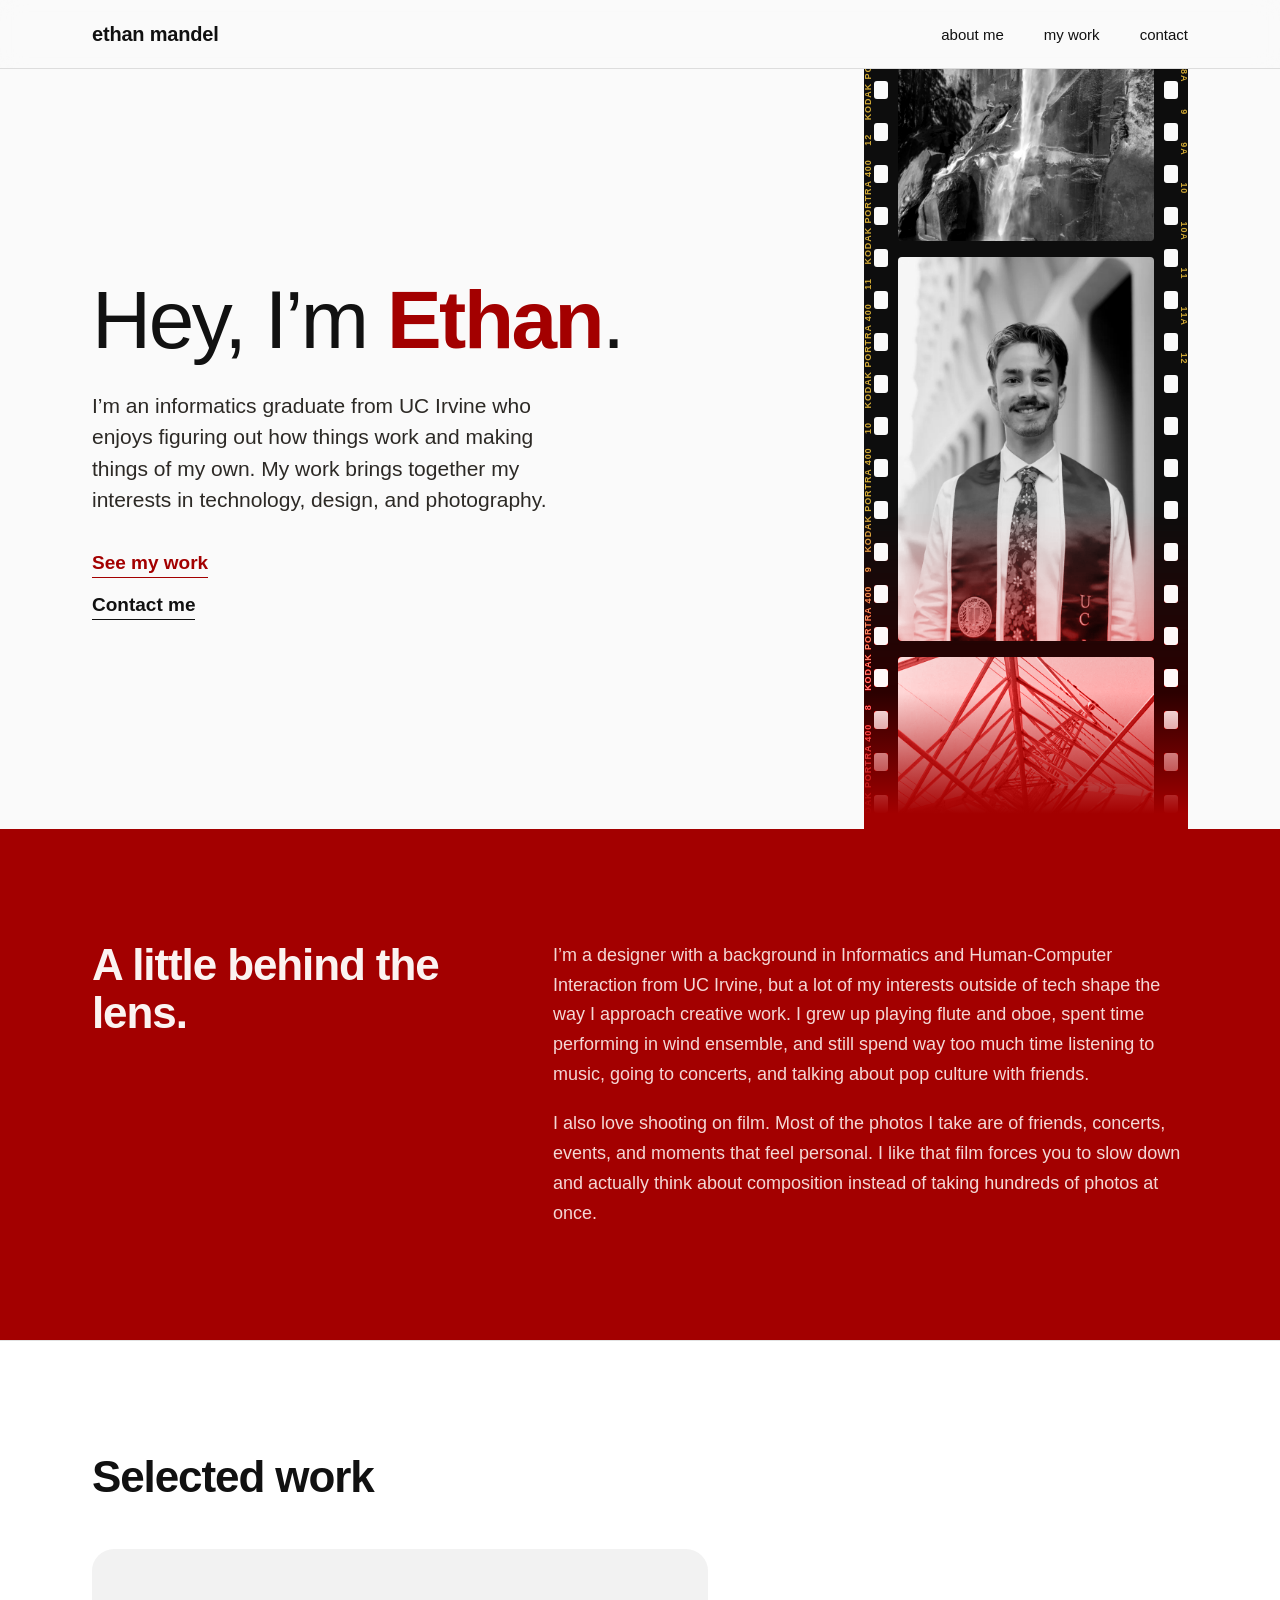
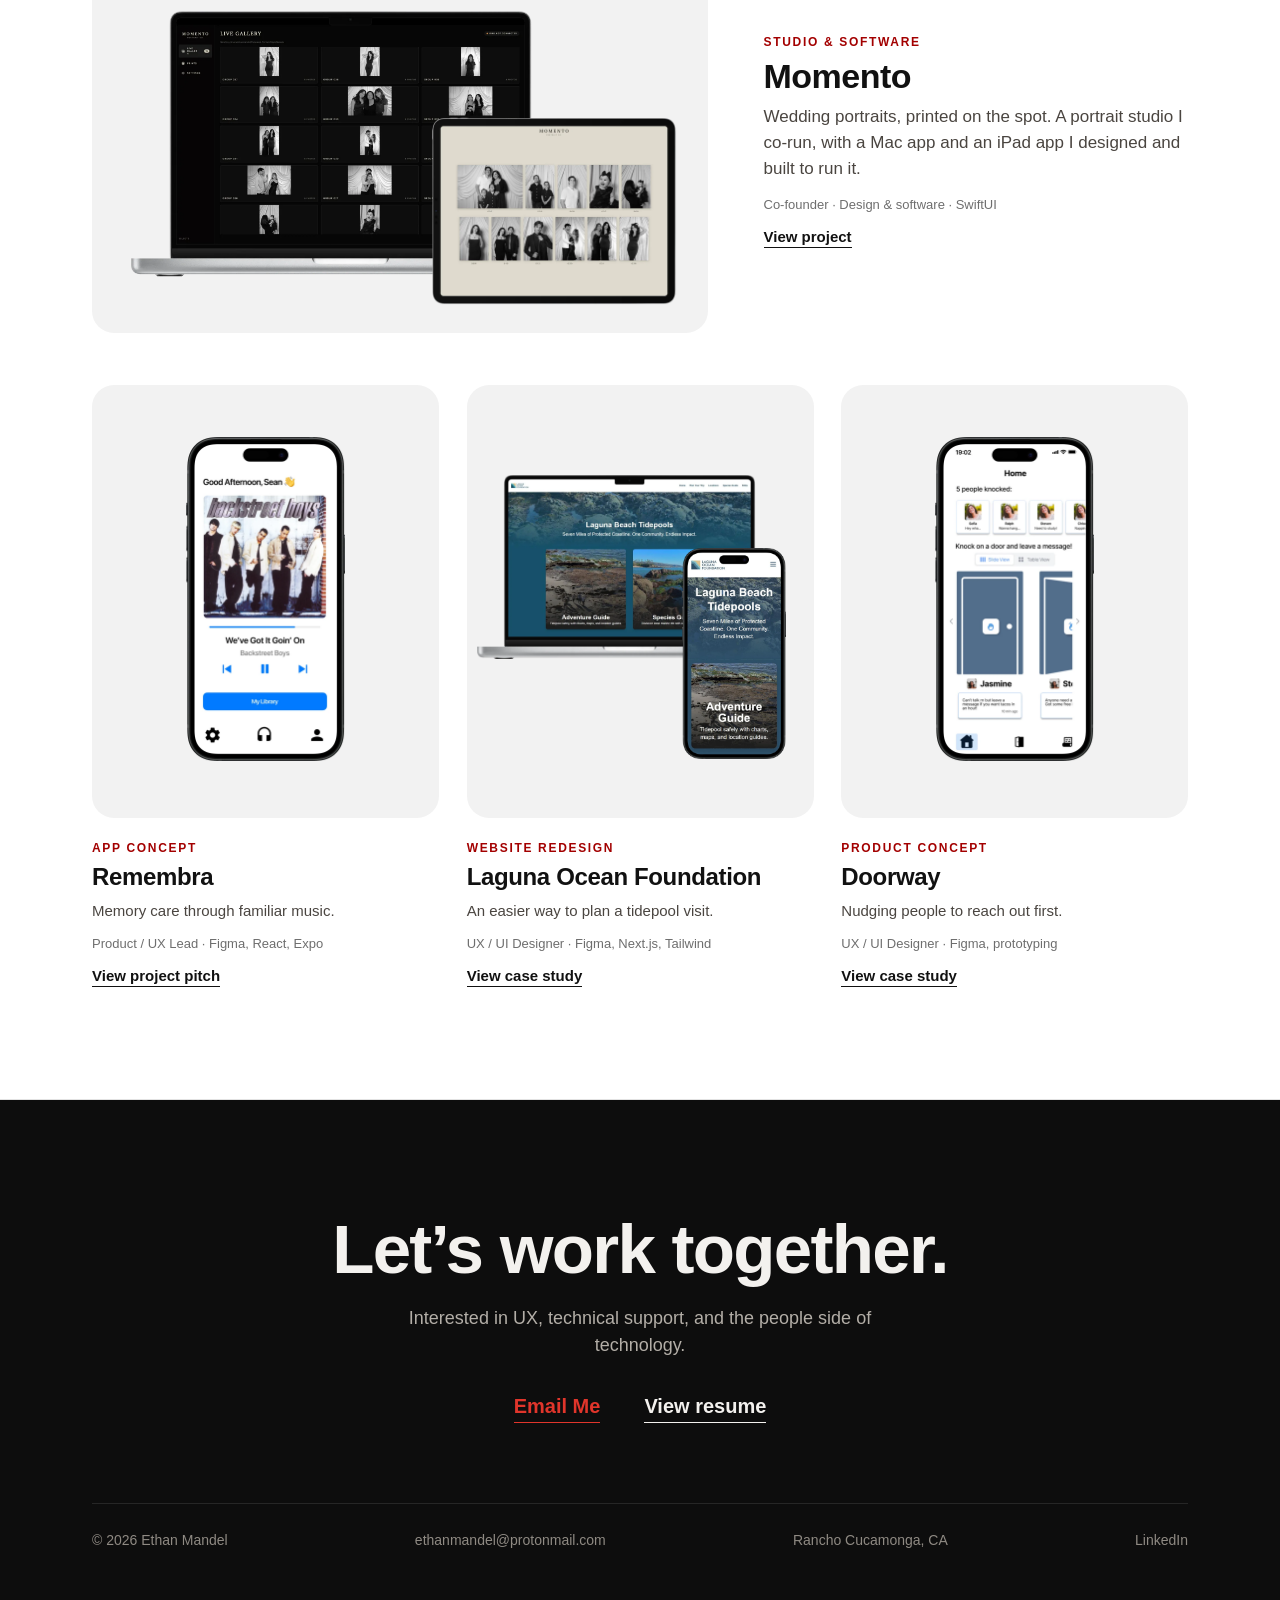
<file: index.html>
<!DOCTYPE html>
<html lang="en">
<head>
  <meta charset="UTF-8" />
  <meta name="viewport" content="width=device-width, initial-scale=1.0" />
  <title>Ethan Mandel | Portfolio</title>
  <meta name="description" content="Ethan Mandel is a UX and product designer from UC Irvine who shoots on film. Case studies: Remembra, Laguna Ocean Foundation, and Doorway." />
  <meta property="og:title" content="Ethan Mandel | Portfolio" />
  <meta property="og:description" content="UX / product design, creative tech, and film photography." />
  <meta property="og:image" content="https://mandelethan.com/images/home/og.jpg" />
  <meta property="og:url" content="https://mandelethan.com/" />
  <meta name="twitter:card" content="summary_large_image" />
  <link rel="icon" href="favicon.svg" type="image/svg+xml" />
  <link rel="stylesheet" href="css/site.css?v=2" />
  <style>
    /* HERO */
    .hero .wrap {
      min-height: calc(92vh - 68px);
      display: grid; grid-template-columns: 1fr auto; align-items: center; gap: 64px;
      padding-top: 64px; padding-bottom: 64px;
    }
    .hero h1 {
      font-size: clamp(44px, 6.4vw, 84px);
      font-weight: 400; line-height: 1.02; letter-spacing: -.03em;
      margin-bottom: 28px;
    }
    .hero h1 strong { color: var(--red); font-weight: 700; }
    .hero--wrapped .hero__lede { display: none !important; }
    .hero__lede { font-size: 21px; line-height: 1.5; color: #2c2925; max-width: 500px; }
    /* the hero links are underlined text, like the project card links */
    .hero__actions { display: grid; justify-items: start; gap: 16px; margin-top: 36px; }
    .hero__link {
      display: inline-flex; gap: 10px; align-items: center;
      font-size: 19px; font-weight: 600; color: var(--ink);
      border-bottom: 1.5px solid currentColor; padding-bottom: 3px;
      transition: color .2s, gap .2s;
    }
    .hero__link:hover { gap: 14px; }
    .hero__link--red { color: var(--red); }

    /* Film strip: runs the full height of the hero, hard cut under the nav,
       and resolves into the About section's red at the bottom */
    .strip {
      position: relative; align-self: stretch;
      width: 324px; margin: -64px 0;
      overflow: hidden;
    }
    .strip__layer { position: absolute; inset: 0; background: var(--black); }
    /* Darkroom: a red safelight tint creeps up over the black-and-white prints,
       then goes solid red where the strip meets the About section */
    .strip::before, .strip::after { content: ""; position: absolute; inset: 0; pointer-events: none; z-index: 2; }
    .strip::before { background: linear-gradient(transparent 58%, var(--red) 82%); mix-blend-mode: color; }
    .strip::after { background: linear-gradient(transparent 82%, var(--red) 98%); }
    /* sprocket holes down both edges */
    .strip__edge {
      position: absolute; top: 0; bottom: 0; width: 34px;
      background: url("data:image/svg+xml,%3Csvg xmlns='http://www.w3.org/2000/svg' width='34' height='42'%3E%3Crect x='10' y='12' width='14' height='18' rx='3' fill='%23fafafa'/%3E%3C/svg%3E") repeat-y center top / 34px 42px;
    }
    .strip__edge--l { left: 0; }
    .strip__edge--r { right: 0; }
    .strip__edge span {
      position: absolute; top: 0; bottom: 0; left: -1px;
      writing-mode: vertical-rl; transform: rotate(180deg);
      font-size: 9px; font-weight: 600; letter-spacing: .1em; color: #f0c23b;
      white-space: nowrap; overflow: hidden; opacity: .85;
    }
    .strip__edge--r span { left: auto; right: -1px; transform: none; }
    .strip__reel {
      position: absolute; left: 34px; right: 34px; top: 50%;
      transform: translateY(-50%);
      display: flex; flex-direction: column; gap: 16px;
    }
    .strip__frame { aspect-ratio: 2 / 3; border-radius: 4px; overflow: hidden; background: #1d1d1d; flex: none; }
    .strip__frame img { width: 100%; height: 100%; object-fit: cover; filter: grayscale(1) contrast(1.08); }

    /* ABOUT */
    .about { background: var(--red); color: #fbf3f1; }
    .about .eyebrow { color: rgba(255,255,255,.65); }
    .about .wrap { display: grid; grid-template-columns: 1fr 1.6fr; gap: 64px; }
    .about__body { display: grid; gap: 20px; font-size: 18px; line-height: 1.65; color: rgba(255,245,243,.88); }

    /* WORK */
    .work { background: #fff; border-top: 1px solid var(--line); border-bottom: 1px solid var(--line); }
    .work__head { display: flex; align-items: flex-end; justify-content: space-between; gap: 24px; margin-bottom: 48px; }
    .projects { display: grid; grid-template-columns: repeat(3, 1fr); gap: 28px; }
    .project { display: flex; flex-direction: column; }
    .project__cover {
      position: relative; aspect-ratio: 4 / 5; border-radius: 22px; overflow: hidden;
      background: #f2f2f2;
      container-type: inline-size; /* tiles are placed in cqw = 1% of panel width */
    }
    /* Phone mockups. Rest: one phone. Hover: two more fan out from behind it. */
    .fan img { position: absolute; top: 15cqw; width: 46cqw; left: 27cqw;
      transition: transform .45s cubic-bezier(.3,1.12,.6,1); }
    .fan img:nth-child(1) { z-index: 2; }
    .fan img:nth-child(2), .fan img:nth-child(3) { z-index: 1; transform: scale(.9) translateY(4cqw); }
    .project:hover .fan img:nth-child(1), .project:focus-visible .fan img:nth-child(1) { transform: translateY(-3cqw); }
    .project:hover .fan img:nth-child(2), .project:focus-visible .fan img:nth-child(2) { transform: translate(-25cqw, 6cqw) rotate(-9deg) scale(.88); }
    .project:hover .fan img:nth-child(3), .project:focus-visible .fan img:nth-child(3) { transform: translate(25cqw, 6cqw) rotate(9deg) scale(.88); }
    /* Laguna: the MacBook with the phone standing in front of its corner */
    .lap img { position: absolute; transition: transform .45s cubic-bezier(.3,1.12,.6,1); }
    .lap__mac { left: 3cqw; top: 26cqw; width: 88cqw; }
    .lap__phone { left: 62cqw; top: 47cqw; width: 30cqw; z-index: 1; }
    .project:hover .lap__mac, .project:focus-visible .lap__mac { transform: translateY(-3cqw); }
    .project:hover .lap__phone, .project:focus-visible .lap__phone { transform: translateY(-7cqw); }
    /* touch screens have no hover: show the fan open */
    @media (hover: none) {
      .fan img:nth-child(1) { transform: translateY(-3cqw); }
      .fan img:nth-child(2) { transform: translate(-25cqw, 6cqw) rotate(-9deg) scale(.88); }
      .fan img:nth-child(3) { transform: translate(25cqw, 6cqw) rotate(9deg) scale(.88); }
    }
    .project__info { padding-top: 22px; }
    .project__type { font-size: 12px; font-weight: 700; letter-spacing: .14em; text-transform: uppercase; color: var(--red); margin-bottom: 8px; }
    .project h3 { font-size: 24px; font-weight: 700; letter-spacing: -.015em; margin-bottom: 8px; }
    .project__desc { font-size: 15px; line-height: 1.55; color: #4a4540; margin-bottom: 14px; }
    .project__meta { font-size: 13px; color: var(--muted); margin-bottom: 16px; }
    .project__link { font-size: 15px; font-weight: 600; border-bottom: 1.5px solid var(--ink); padding-bottom: 2px; align-self: flex-start; transition: color .2s, border-color .2s; }
    .project:hover .project__link { color: var(--red); border-color: var(--red); }
    /* Featured project: full-width card with the cover on the left. Momento's cover
       is its output, two 4×6 prints with the white border, that fan out on hover */
    .project--feature {
      grid-column: 1 / -1; margin-bottom: 24px;
      display: grid; grid-template-columns: 1.45fr 1fr; gap: 56px; align-items: center;
    }
    .feature__cover { position: relative; aspect-ratio: 16 / 10; border-radius: 22px; overflow: hidden; background: #f2f2f2; }
    .duo__mac, .duo__ipad { position: absolute; transition: transform .4s cubic-bezier(.3,1.12,.6,1); }
    .duo__mac { left: 5%; top: 9%; width: 74%; }
    .duo__ipad { right: 5%; bottom: 7%; width: 40%; }
    .project--feature:hover .duo__ipad, .project--feature:focus-visible .duo__ipad { transform: translateY(-5%); }
    .project--feature:hover .duo__mac, .project--feature:focus-visible .duo__mac { transform: translateY(-2%); }
    .feature__body { display: flex; flex-direction: column; }
    .feature__body .project__info { padding-top: 0; }
    .project--feature h3 { font-size: 34px; }
    .project--feature .project__desc { font-size: 17px; max-width: 420px; }

    /* MOBILE */
    @media (max-width: 900px) {
      .hero .wrap { grid-template-columns: 1fr; gap: 40px; min-height: 0; padding-top: 44px; padding-bottom: 64px; }
      /* phones: the strip runs the full height of the hero on the right, inset to
         match the left gutter, and burns into the About red; the header column is
         centered beside it */
      .hero .wrap {
        --strip-w: clamp(156px, 34vw, 280px); /* the strip grows with the screen */
        display: flex; align-items: center; position: relative;
        min-height: 620px; padding: 48px calc(20px + var(--strip-w) + 24px) 48px 20px;
      }
      .strip { position: absolute; top: 0; bottom: 0; right: 20px; width: var(--strip-w); margin: 0; }
      .strip__edge { width: 18px; background-size: 18px 24px; }
      .strip__edge span { font-size: 6.5px; }
      .strip__reel { left: 18px; right: 18px; gap: 10px; }
      .hero .wrap > div:first-child { position: relative; z-index: 3; flex: 1; min-width: 0; }
      .hero__lede { display: none; }
      .hero h1 { font-size: clamp(39px, 8vw, 60px); margin-bottom: 0; }
      .hero__actions { gap: 14px; margin-top: 28px; }
      .hero__link { font-size: 17px; }
      /* the intro comes back from small-tablet width, and only while "Hey, I’m Ethan."
         fits on one line (the script below adds .hero--wrapped when it breaks) */
      @media (min-width: 680px) {
        .hero__lede { display: block; font-size: clamp(16px, 2.6vw, 19px); margin-top: 18px; }
        .hero h1 { margin-bottom: 0; }
      }
      .about .wrap { grid-template-columns: 1fr; gap: 24px; }
      .about__body { font-size: 17px; }
      .work__head { flex-direction: column; align-items: flex-start; margin-bottom: 32px; }
      .projects { grid-template-columns: 1fr; gap: 48px; }
      .project--feature { grid-template-columns: 1fr; gap: 0; margin-bottom: 0; }
      .feature__cover { aspect-ratio: 3 / 2; }
      .feature__body .project__info { padding-top: 22px; }
      .project--feature h3 { font-size: 24px; }
      .project--feature .project__desc { font-size: 15px; }
      /* phones: a wide panel with the three phones side by side, always open */
      .projects .project__cover { aspect-ratio: 3 / 2; }
      .projects .fan img { top: 9cqw; width: 26cqw; left: 37cqw; transition: none; }
      .projects .fan img:nth-child(1) { transform: none; }
      .projects .fan img:nth-child(2) { transform: translate(-28cqw, 3cqw) rotate(-6deg) scale(.92); }
      .projects .fan img:nth-child(3) { transform: translate(28cqw, 3cqw) rotate(6deg) scale(.92); }
      .projects .lap img { transition: none; transform: none; }
      .projects .lap__mac { left: 6cqw; top: 10cqw; width: 74cqw; }
      .projects .lap__phone { left: 70cqw; top: 14cqw; width: 22cqw; }
    }
    @media (prefers-reduced-motion: reduce) {
      .fan img, .lap img, .duo__mac, .duo__ipad { transition: none; }
    }
  </style>
</head>
<body>


<nav class="nav" aria-label="Main">
  <div class="wrap">
    <a href="#top" class="nav__logo">ethan mandel</a>
    <div class="nav__links">
      <a href="#about">about me</a>
      <a href="#work">my work</a>
      <a href="#contact">contact</a>
    </div>
  </div>
</nav>

<!-- HERO -->
<header id="top" class="hero">
  <div class="wrap">
    <div>
      <h1>Hey, I’m <strong>Ethan</strong>.</h1>
      <p class="hero__lede">I’m an informatics graduate from UC Irvine who enjoys figuring out how things work and making things of my own. My work brings together my interests in technology, design, and photography.</p>
      <div class="hero__actions">
        <a href="#work" class="hero__link hero__link--red">See my work</a>
        <a href="#contact" class="hero__link">Contact me</a>
      </div>
    </div>
    <!-- Film strip: add photos as more .strip__frame blocks; the portrait stays centered -->
    <div class="strip">
      <div class="strip__layer">
        <div class="strip__edge strip__edge--l" aria-hidden="true"><span>KODAK PORTRA 400 &nbsp;&nbsp; 8 &nbsp;&nbsp; KODAK PORTRA 400 &nbsp;&nbsp; 9 &nbsp;&nbsp; KODAK PORTRA 400 &nbsp;&nbsp; 10 &nbsp;&nbsp; KODAK PORTRA 400 &nbsp;&nbsp; 11 &nbsp;&nbsp; KODAK PORTRA 400 &nbsp;&nbsp; 12 &nbsp;&nbsp; KODAK PORTRA 400</span></div>
        <div class="strip__edge strip__edge--r" aria-hidden="true"><span>8A &nbsp;&nbsp;&nbsp;&nbsp;&nbsp;&nbsp; 9 &nbsp;&nbsp;&nbsp;&nbsp;&nbsp;&nbsp; 9A &nbsp;&nbsp;&nbsp;&nbsp;&nbsp;&nbsp; 10 &nbsp;&nbsp;&nbsp;&nbsp;&nbsp;&nbsp; 10A &nbsp;&nbsp;&nbsp;&nbsp;&nbsp;&nbsp; 11 &nbsp;&nbsp;&nbsp;&nbsp;&nbsp;&nbsp; 11A &nbsp;&nbsp;&nbsp;&nbsp;&nbsp;&nbsp; 12</span></div>
        <div class="strip__reel">
          <div class="strip__frame"><img src="images/home/film-wheel.webp" alt="Looking up at a lit Ferris wheel at night" width="700" height="1050" /></div>
          <div class="strip__frame"><img src="images/home/film-waterfall.webp" alt="Waterfall pouring down a streaked granite cliff" width="700" height="1050" /></div>
          <div class="strip__frame"><img src="images/home/portrait.webp" alt="Ethan in his UC Irvine graduation stole, shot on film" width="700" height="1050" /></div>
          <div class="strip__frame"><img src="images/home/film-tower.webp" alt="Looking straight up through a steel transmission tower against blue sky, shot on film" width="700" height="1056" /></div>
          <div class="strip__frame"><img src="images/home/film-train.webp" alt="A blurred train speeding past an underground platform, turned sideways on the strip" width="700" height="1055" /></div>
        </div>
      </div>
    </div>
  </div>
</header>

<!-- ABOUT -->
<section id="about" class="about section">
  <div class="wrap">
    <div>
      <h2 class="h2">A little behind the lens.</h2>
    </div>
    <div class="about__body">
      <p>I’m a designer with a background in Informatics and Human-Computer Interaction from UC Irvine, but a lot of my interests outside of tech shape the way I approach creative work. I grew up playing flute and oboe, spent time performing in wind ensemble, and still spend way too much time listening to music, going to concerts, and talking about pop culture with friends.</p>
      <p>I also love shooting on film. Most of the photos I take are of friends, concerts, events, and moments that feel personal. I like that film forces you to slow down and actually think about composition instead of taking hundreds of photos at once.</p>
    </div>
  </div>
</section>

<!-- WORK -->
<main id="work" class="work section">
  <div class="wrap">
    <div class="work__head">
      <div>
        <h2 class="h2">Selected work</h2>
      </div>
    </div>

    <div class="projects">
      <!-- Featured: Momento. The cover shows the Mac operator app with the iPad guest app in front -->
      <a class="project project--feature" href="momento.html">
        <div class="feature__cover">
          <img class="duo__mac" src="images/momento/mac-live-gallery.webp" alt="The Momento Mac operator app on a MacBook, showing the Live Gallery of guest groups" width="1600" height="1040" />
          <img class="duo__ipad" src="images/momento/ipad-gallery-framed.webp" alt="The Momento iPad guest app showing the gallery of portrait groups" width="1000" height="774" />
        </div>
        <div class="feature__body">
          <div class="project__info">
            <p class="project__type">Studio &amp; software</p>
            <h3>Momento</h3>
            <p class="project__desc">Wedding portraits, printed on the spot. A portrait studio I co-run, with a Mac app and an iPad app I designed and built to run it.</p>
            <p class="project__meta">Co-founder · Design &amp; software · SwiftUI</p>
          </div>
          <span class="project__link">View project</span>
        </div>
      </a>
      <a class="project" href="remembra.html">
        <div class="project__cover">
          <div class="fan">
            <img src="images/remembra/mockups/now-playing.webp" alt="Remembra now playing screen on an iPhone" width="640" height="1300" loading="lazy" />
            <img src="images/remembra/mockups/my-profile.webp" alt="Remembra profile screen with top tracks and weekly listening" width="640" height="1300" loading="lazy" />
            <img src="images/remembra/mockups/memory-game-right.webp" alt="Remembra memory game with the right answer highlighted" width="640" height="1300" loading="lazy" />
          </div>
        </div>
        <div class="project__info">
          <p class="project__type">App concept</p>
          <h3>Remembra</h3>
          <p class="project__desc">Memory care through familiar music.</p>
          <p class="project__meta">Product / UX Lead · Figma, React, Expo</p>
        </div>
        <span class="project__link">View project pitch</span>
      </a>
      <a class="project" href="laguna.html">
        <div class="project__cover">
          <div class="lap">
            <img class="lap__mac" src="images/laguna/mockups/mac-home.webp" alt="Laguna Ocean Foundation redesigned homepage on a MacBook" width="1400" height="845" loading="lazy" />
            <img class="lap__phone" src="images/laguna/mockups/phone-home.webp" alt="Laguna Ocean Foundation homepage on an iPhone" width="640" height="1300" loading="lazy" />
          </div>
        </div>
        <div class="project__info">
          <p class="project__type">Website redesign</p>
          <h3>Laguna Ocean Foundation</h3>
          <p class="project__desc">An easier way to plan a tidepool visit.</p>
          <p class="project__meta">UX / UI Designer · Figma, Next.js, Tailwind</p>
        </div>
        <span class="project__link">View case study</span>
      </a>
      <a class="project" href="doorway.html">
        <div class="project__cover">
          <div class="fan">
            <img src="images/doorway/mockups/home-slide.webp" alt="Doorway home screen with friends' doors" width="640" height="1300" loading="lazy" />
            <img src="images/doorway/mockups/home-grid.webp" alt="Doorway home screen in grid view" width="640" height="1300" loading="lazy" />
            <img src="images/doorway/mockups/mydoor-message.webp" alt="Doorway My Door screen with a status message" width="640" height="1300" loading="lazy" />
          </div>
        </div>
        <div class="project__info">
          <p class="project__type">Product concept</p>
          <h3>Doorway</h3>
          <p class="project__desc">Nudging people to reach out first.</p>
          <p class="project__meta">UX / UI Designer · Figma, prototyping</p>
        </div>
        <span class="project__link">View case study</span>
      </a>
    </div>
  </div>
</main>

<!-- CONTACT -->
<footer id="contact" class="contact section">
  <div class="wrap">
    <h2 class="h2">Let’s work together.</h2>
    <p class="contact__sub">Interested in UX, technical support, and the people side of technology.</p>
    <div class="contact__actions">
      <a href="mailto:ethanmandel@protonmail.com" class="btn btn--red">Email Me</a>
      <a href="resume.pdf" class="btn btn--line" target="_blank" rel="noopener">View resume</a>
    </div>
    <div class="contact__meta">
      <span>© 2026 Ethan Mandel</span>
      <a href="mailto:ethanmandel@protonmail.com">ethanmandel@protonmail.com</a>
      <span>Rancho Cucamonga, CA</span>
      <a href="https://www.linkedin.com/in/ethanwmandel/" target="_blank" rel="noopener">LinkedIn</a>
    </div>
  </div>
</footer>

<script>
  // Hide the intro whenever "Hey, I’m Ethan." wraps onto a second line
  (function () {
    var hero = document.querySelector(".hero"), h1 = hero && hero.querySelector("h1");
    if (!h1) return;
    function check() {
      var lineHeight = parseFloat(getComputedStyle(h1).lineHeight);
      hero.classList.toggle("hero--wrapped", h1.getBoundingClientRect().height > lineHeight * 1.5);
    }
    check();
    addEventListener("resize", check);
    if ("ResizeObserver" in window) new ResizeObserver(check).observe(h1);
    if (document.fonts) document.fonts.ready.then(check);
  })();
</script>
<script src="js/nav.js"></script>
</body>
</html>
</file>
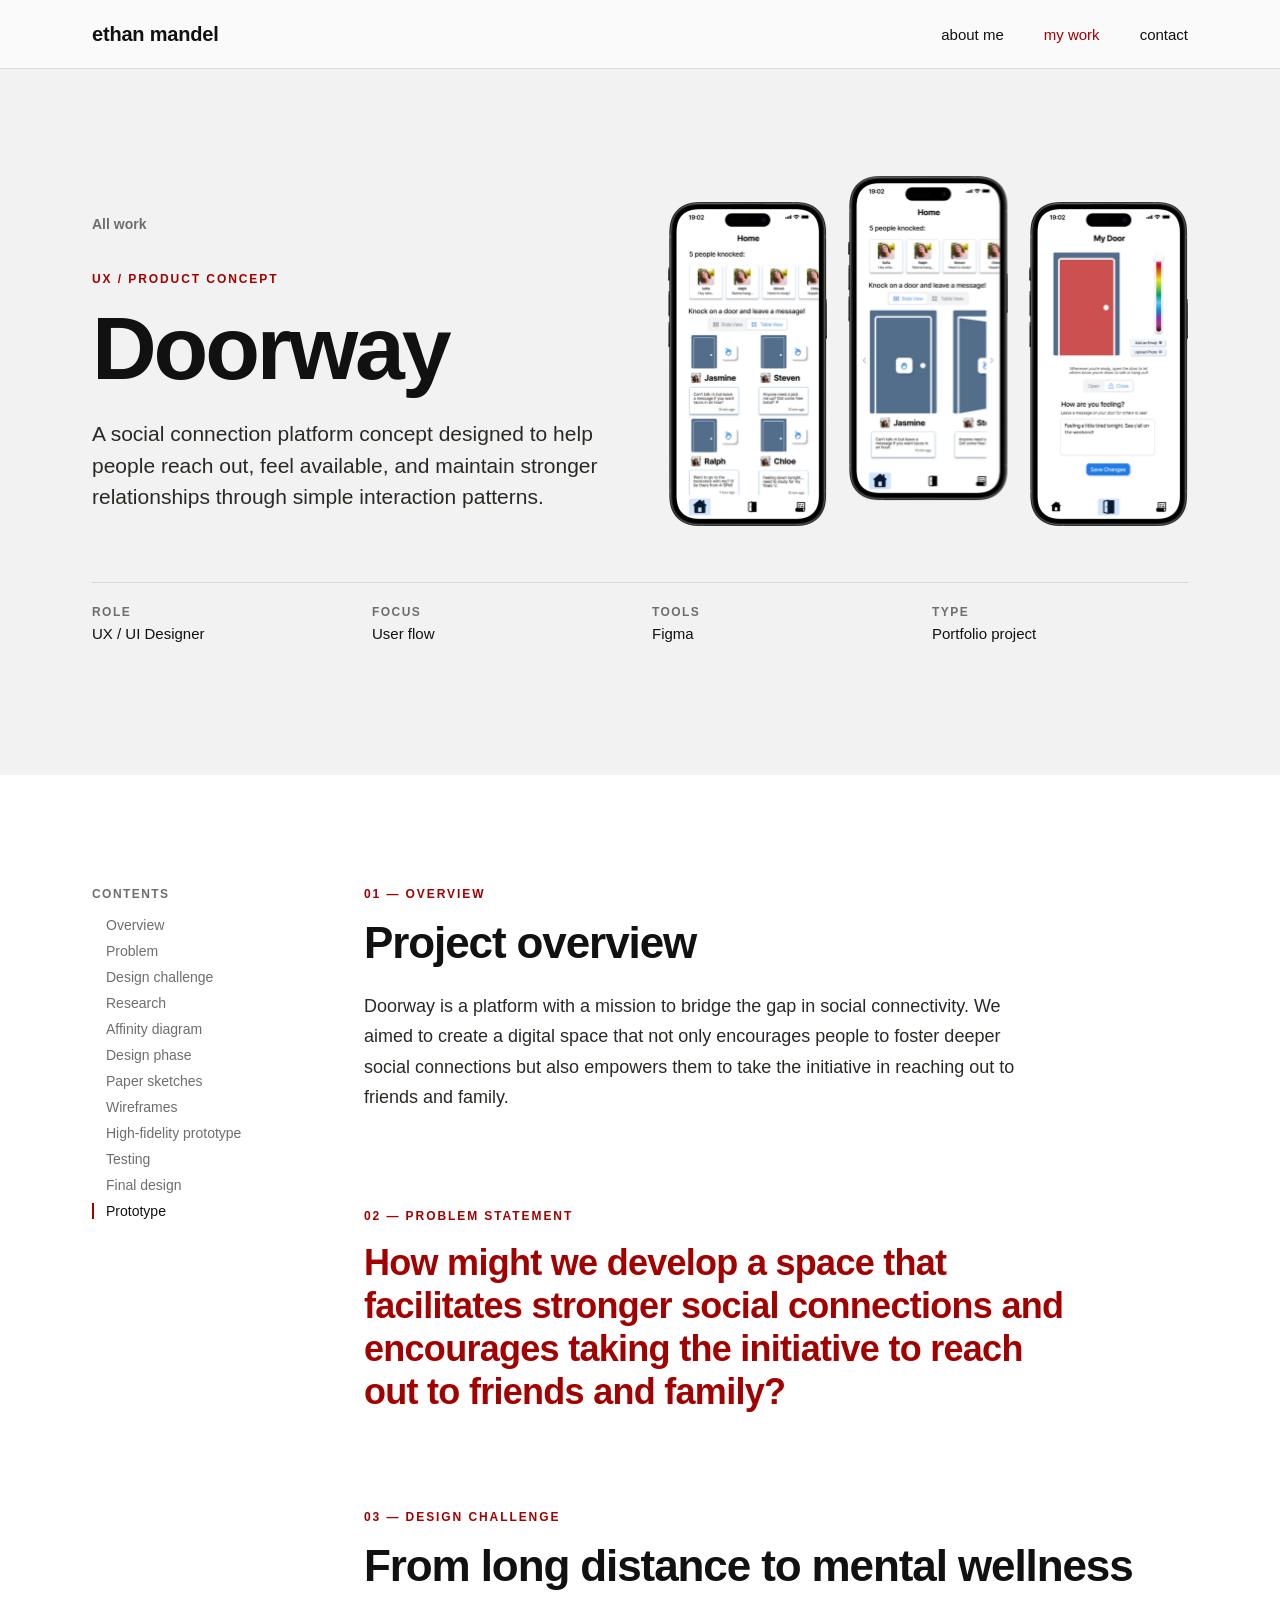
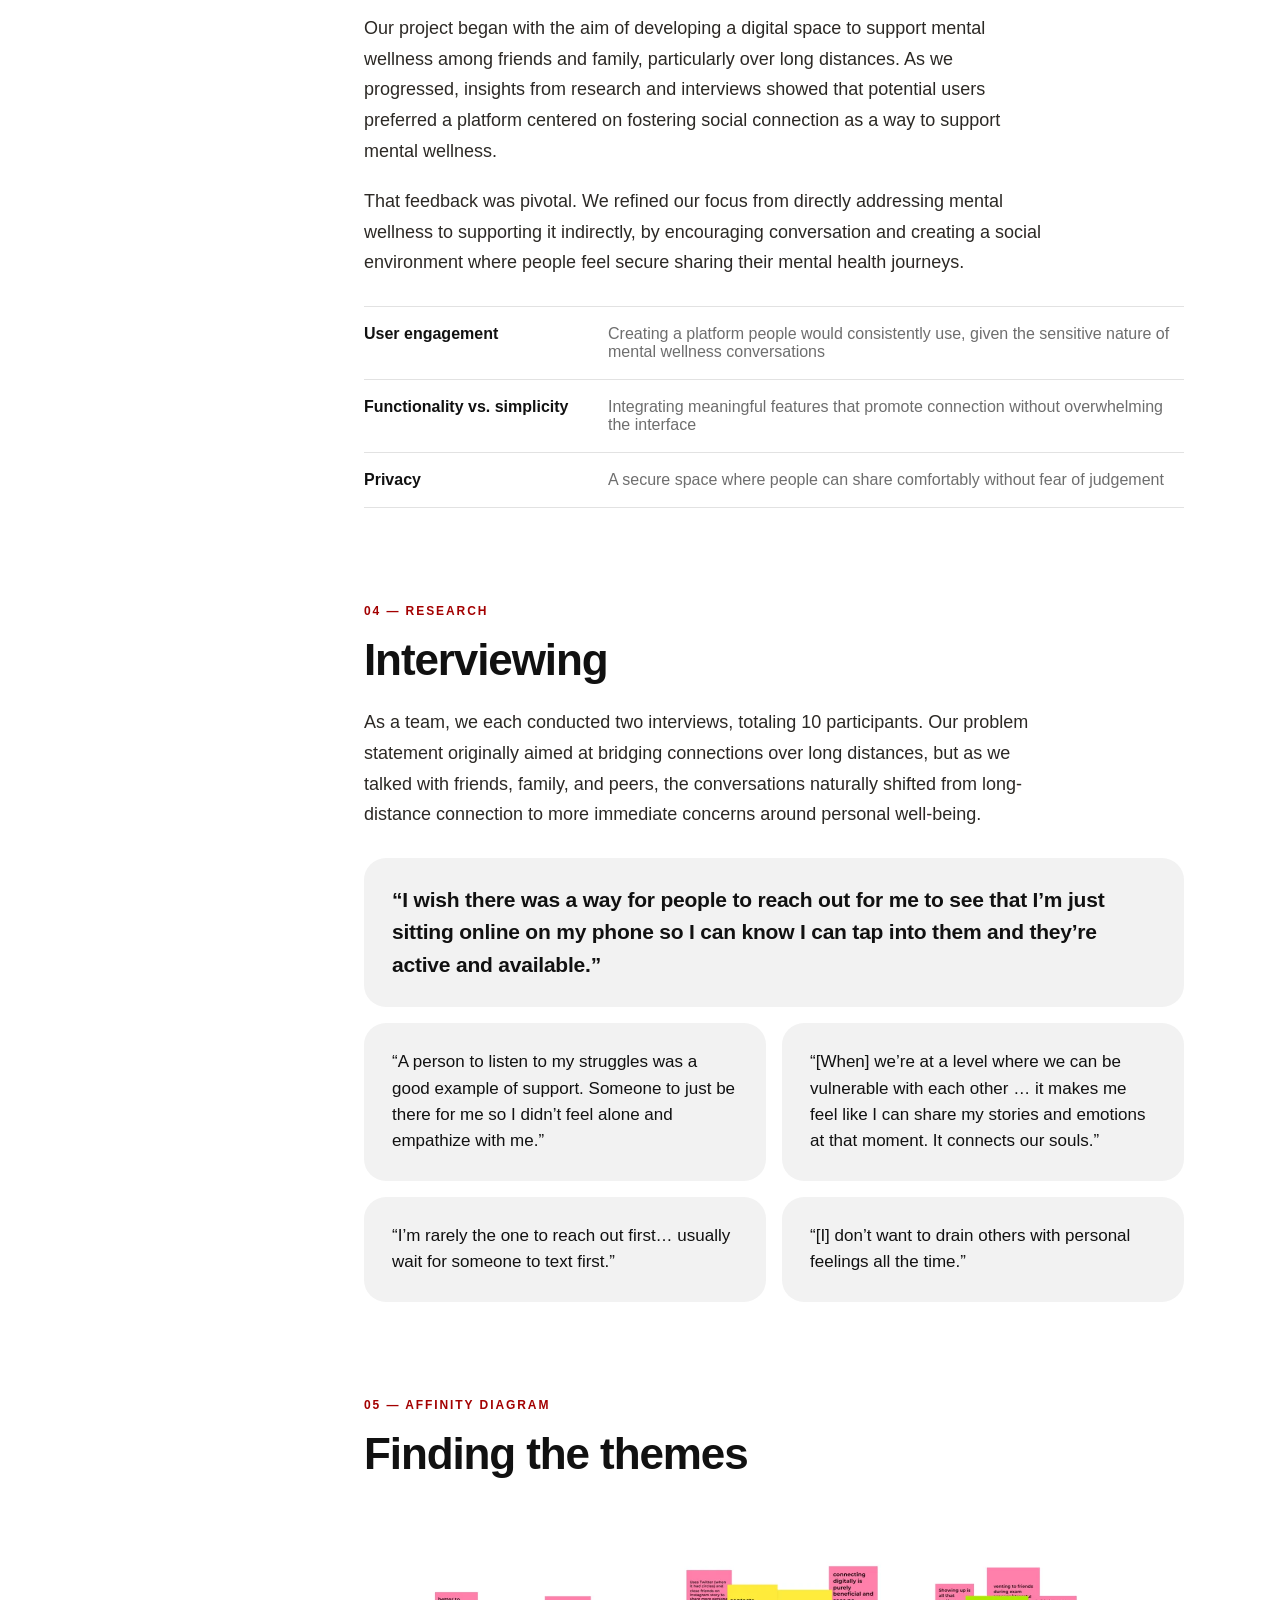
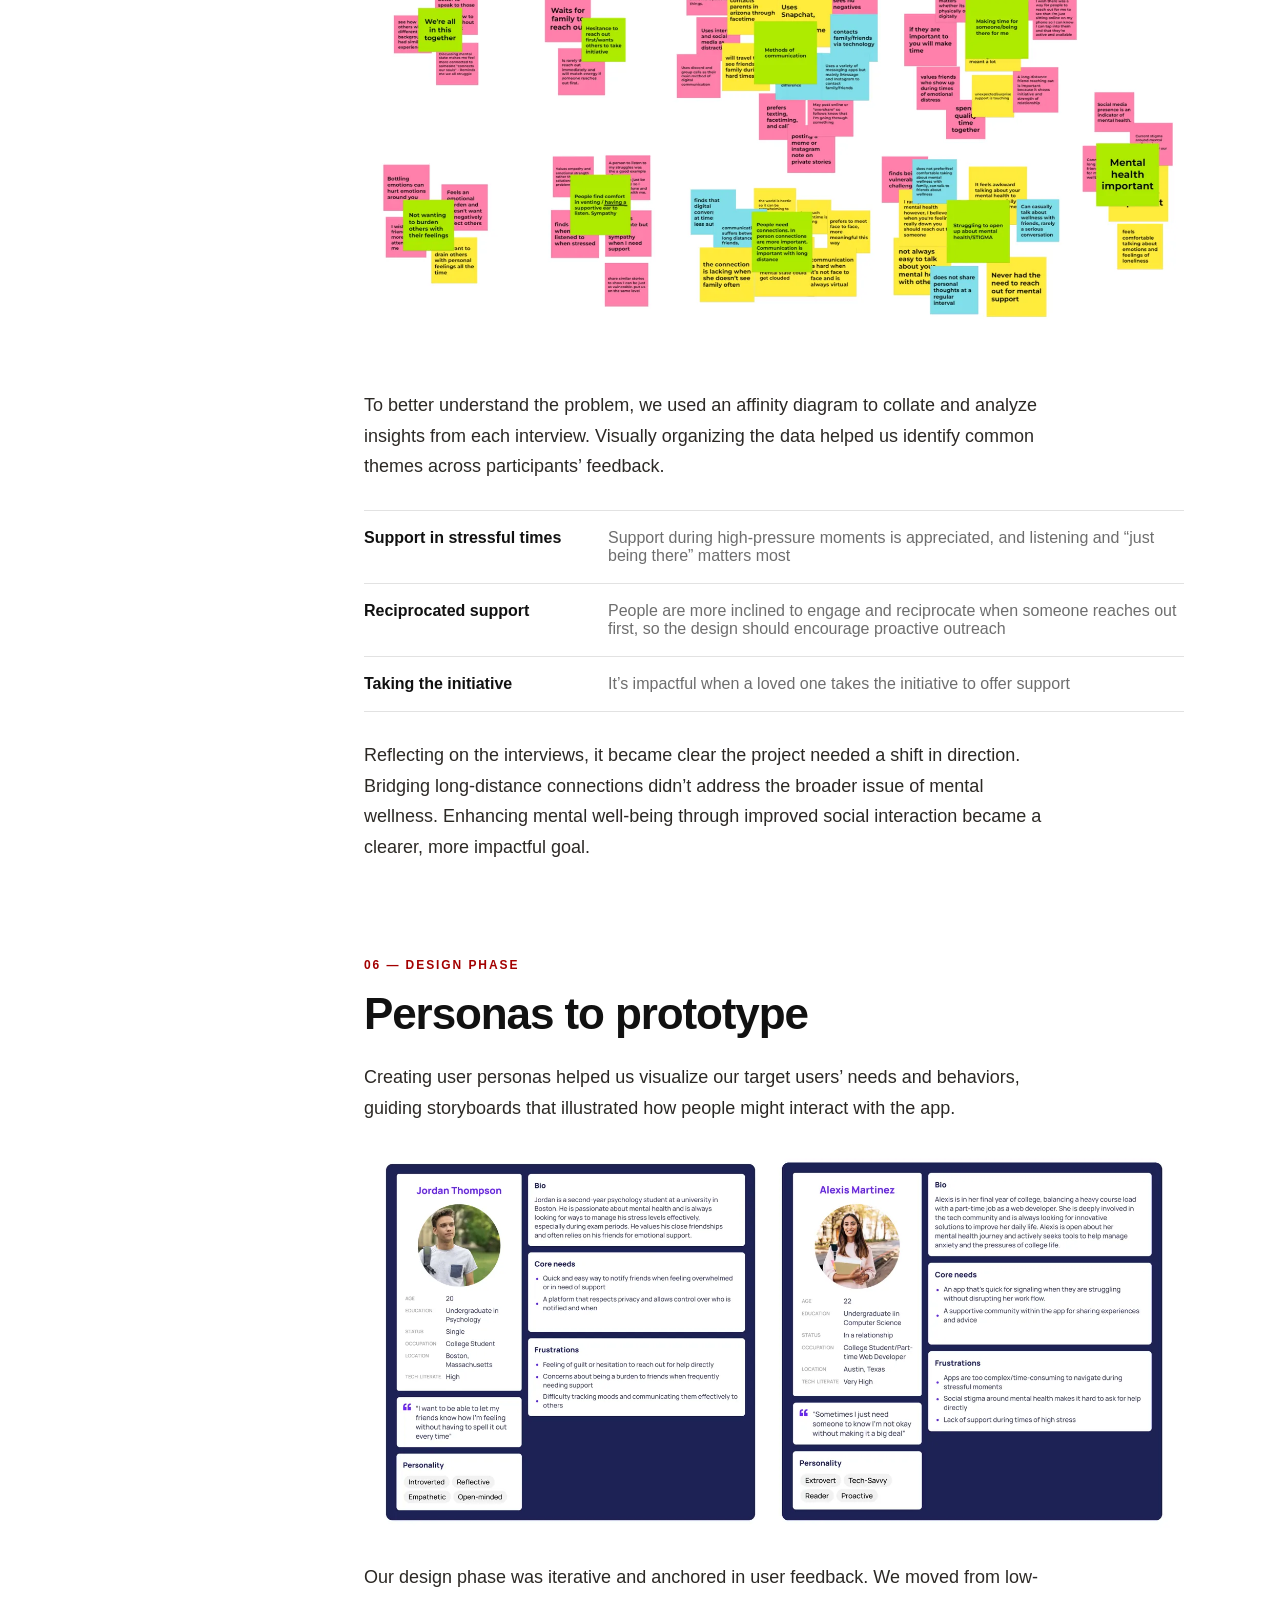
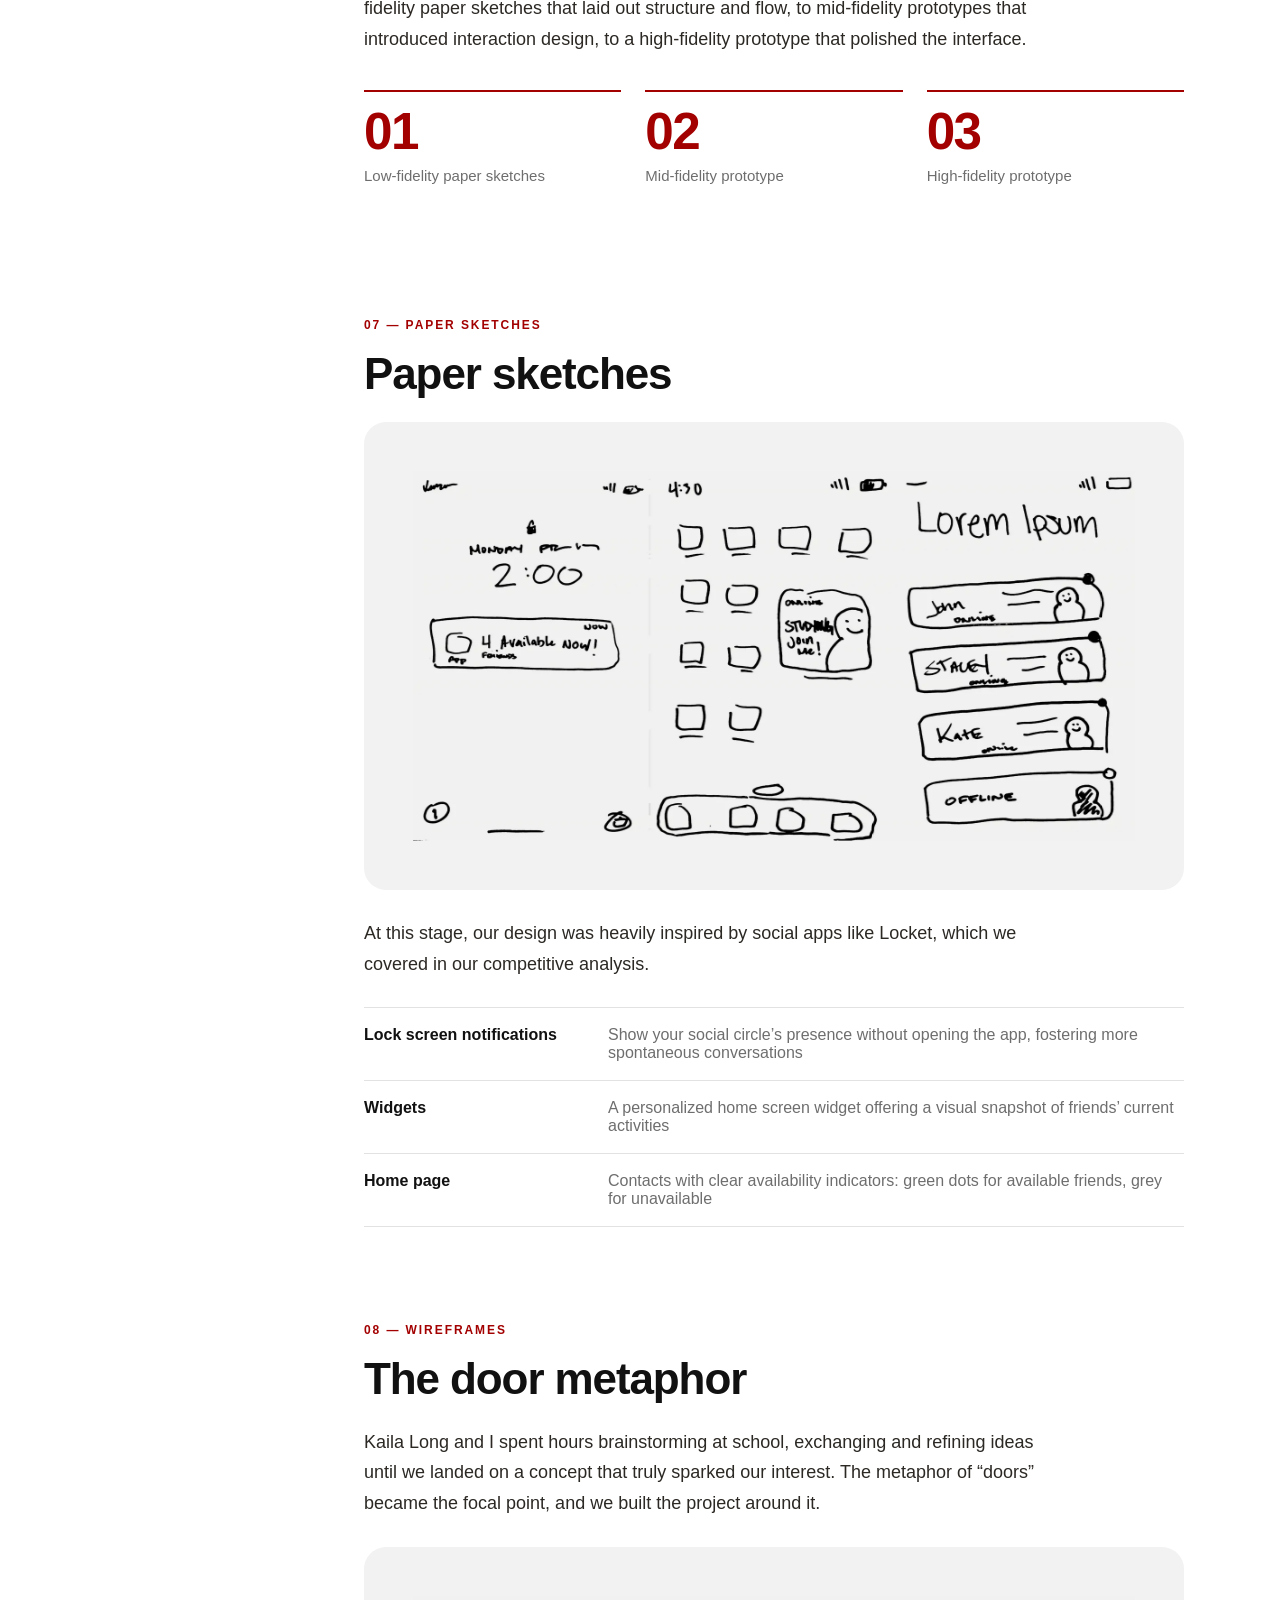
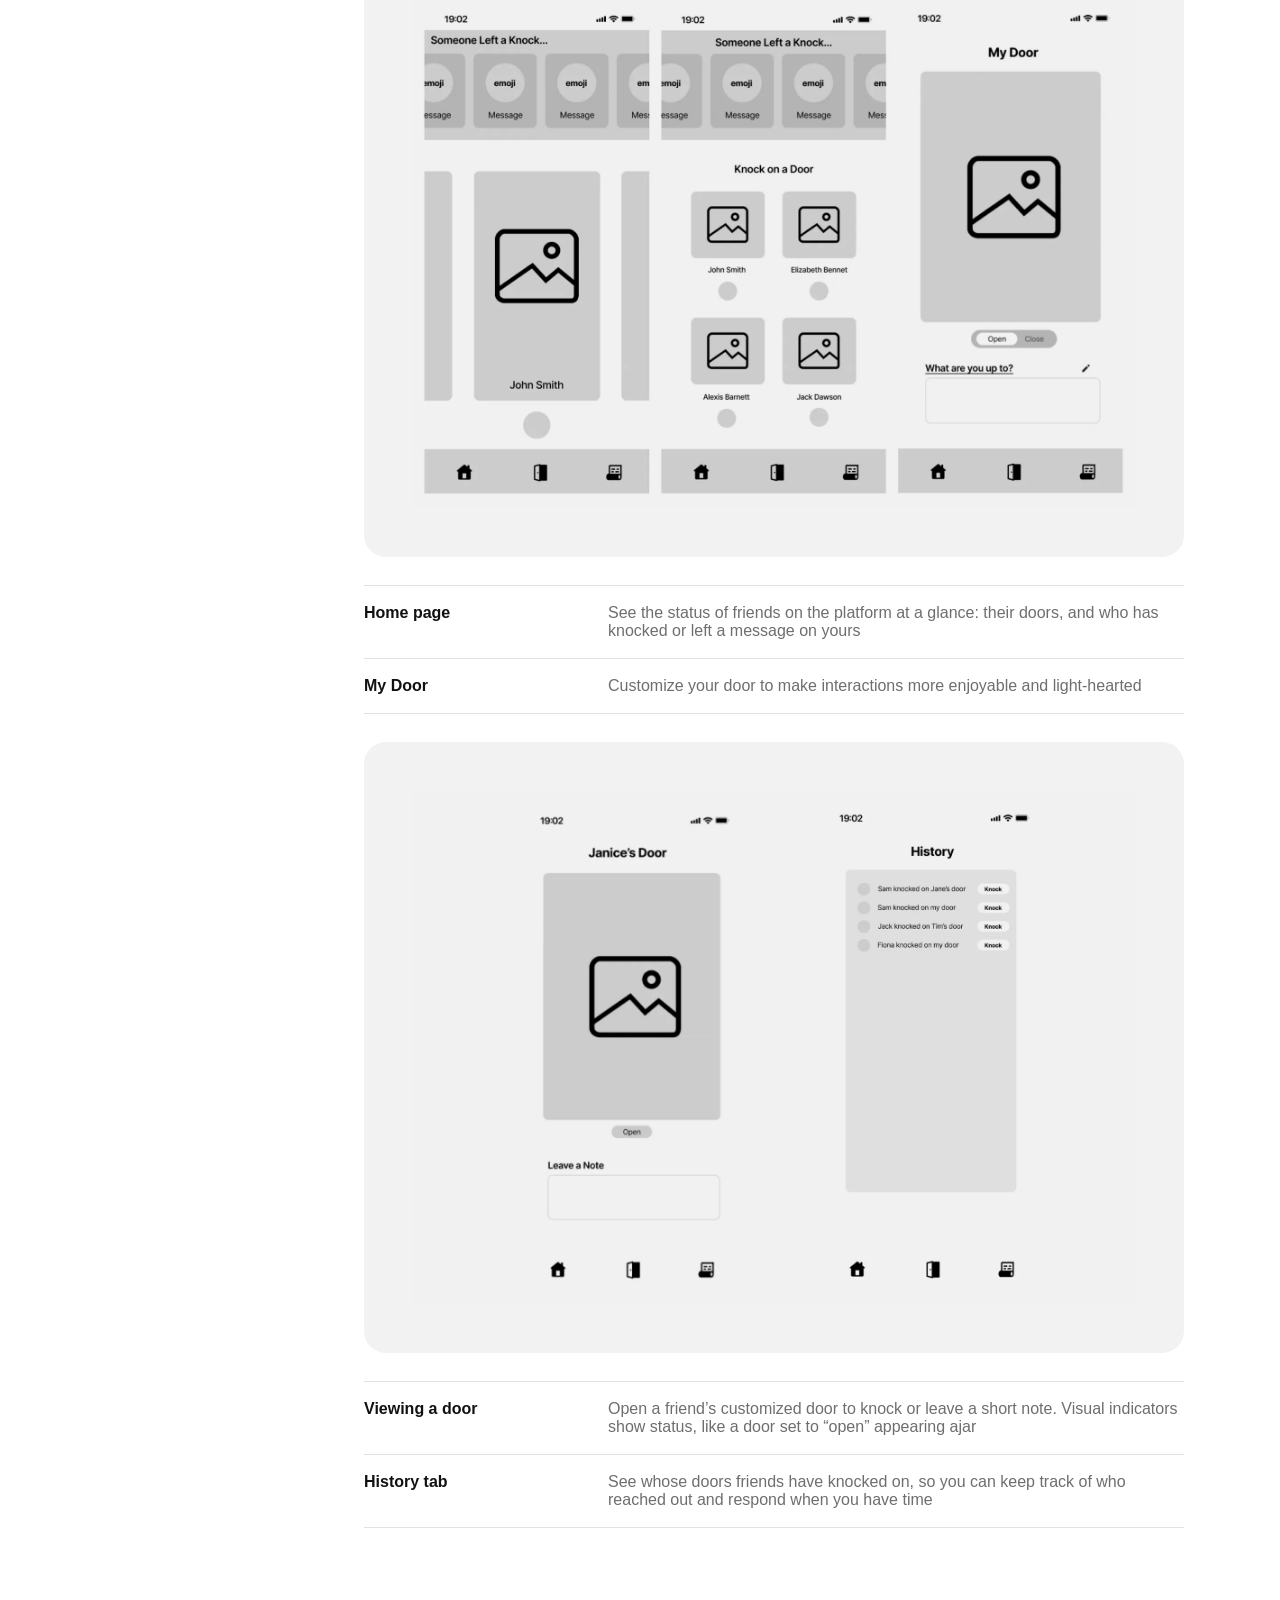
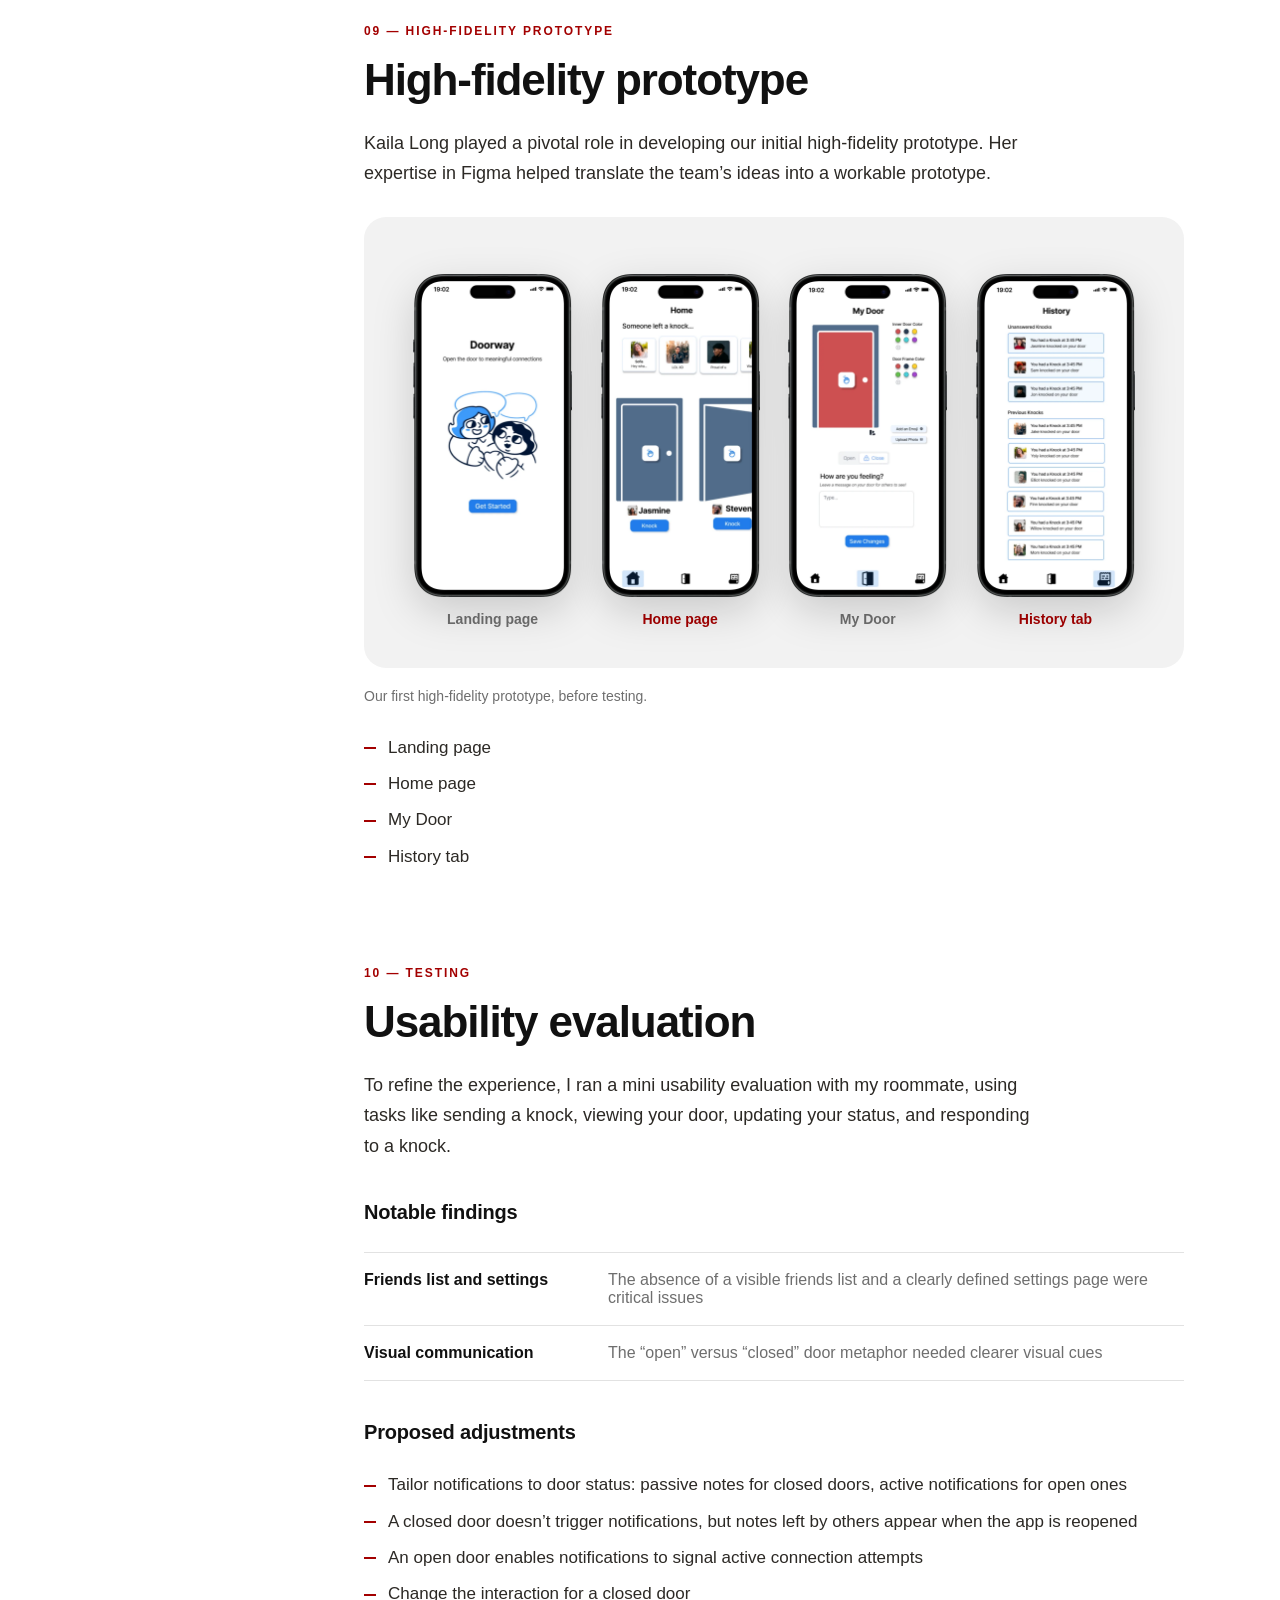
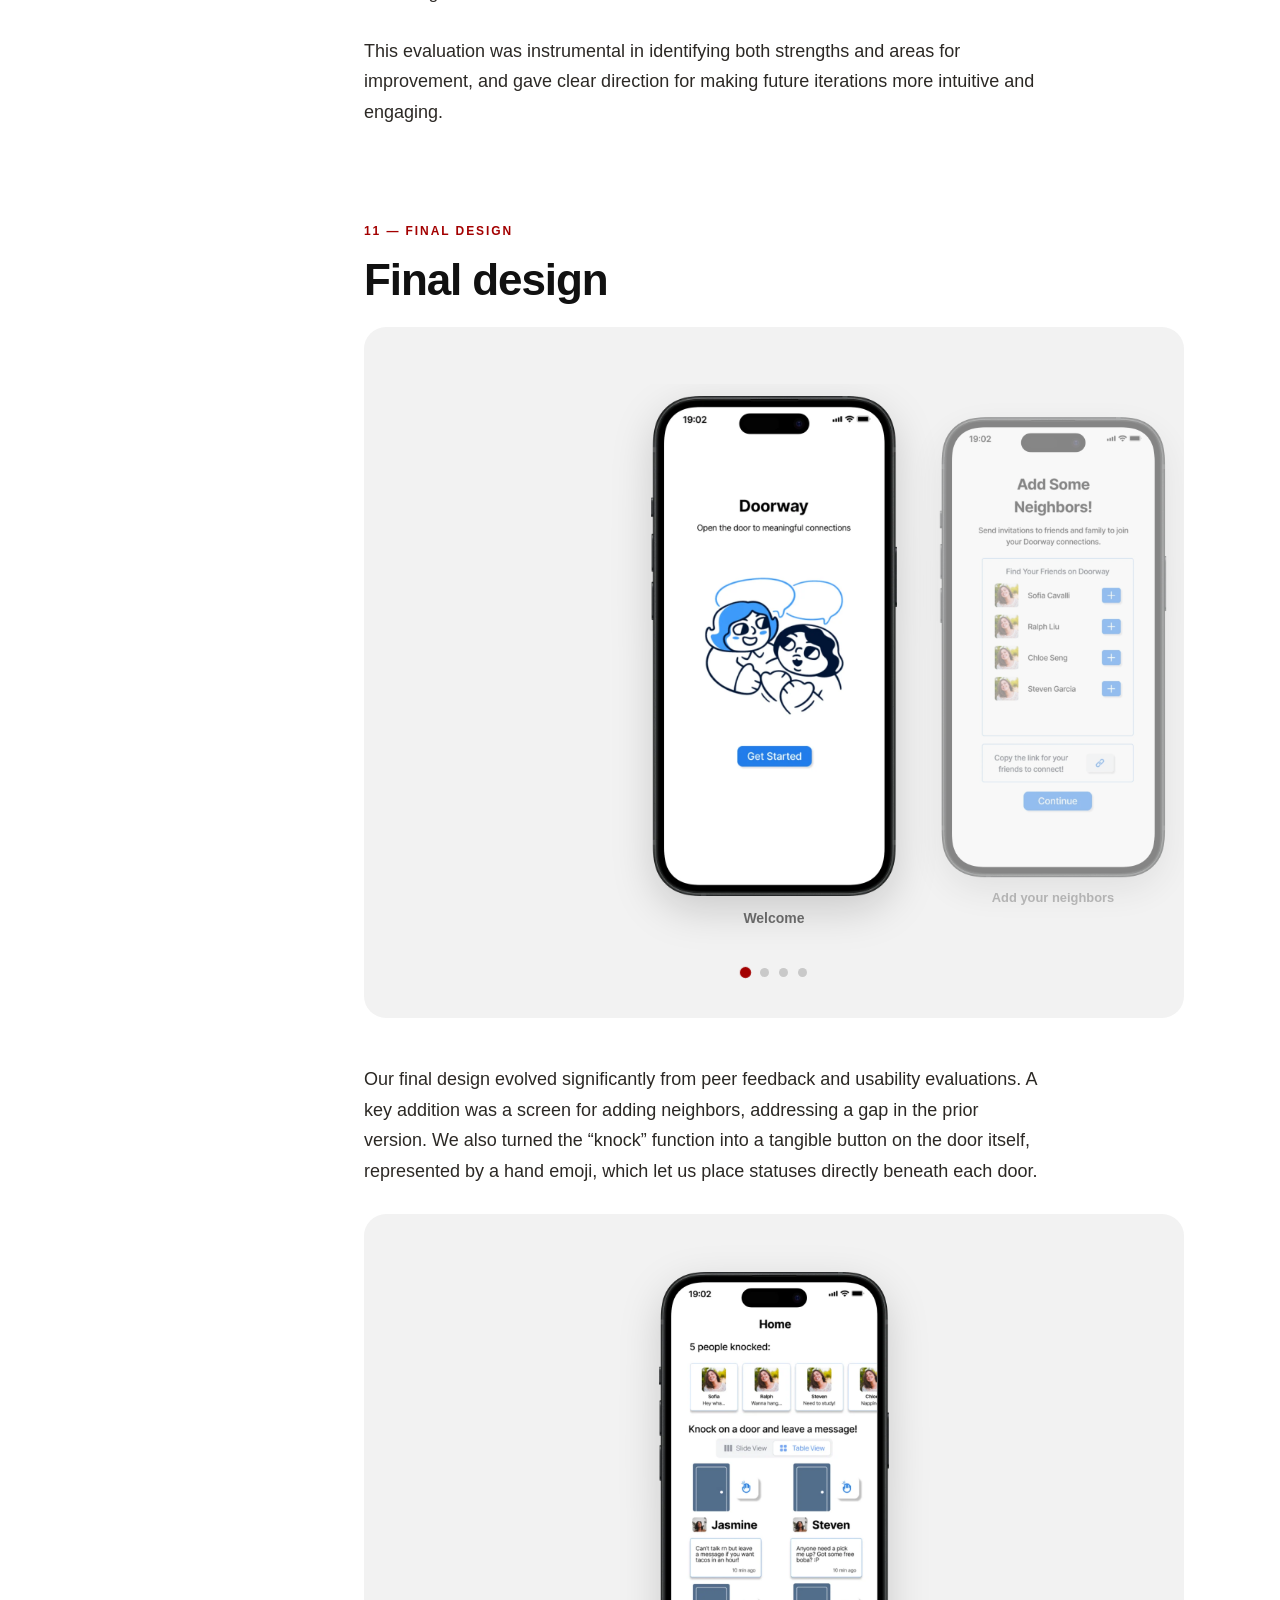
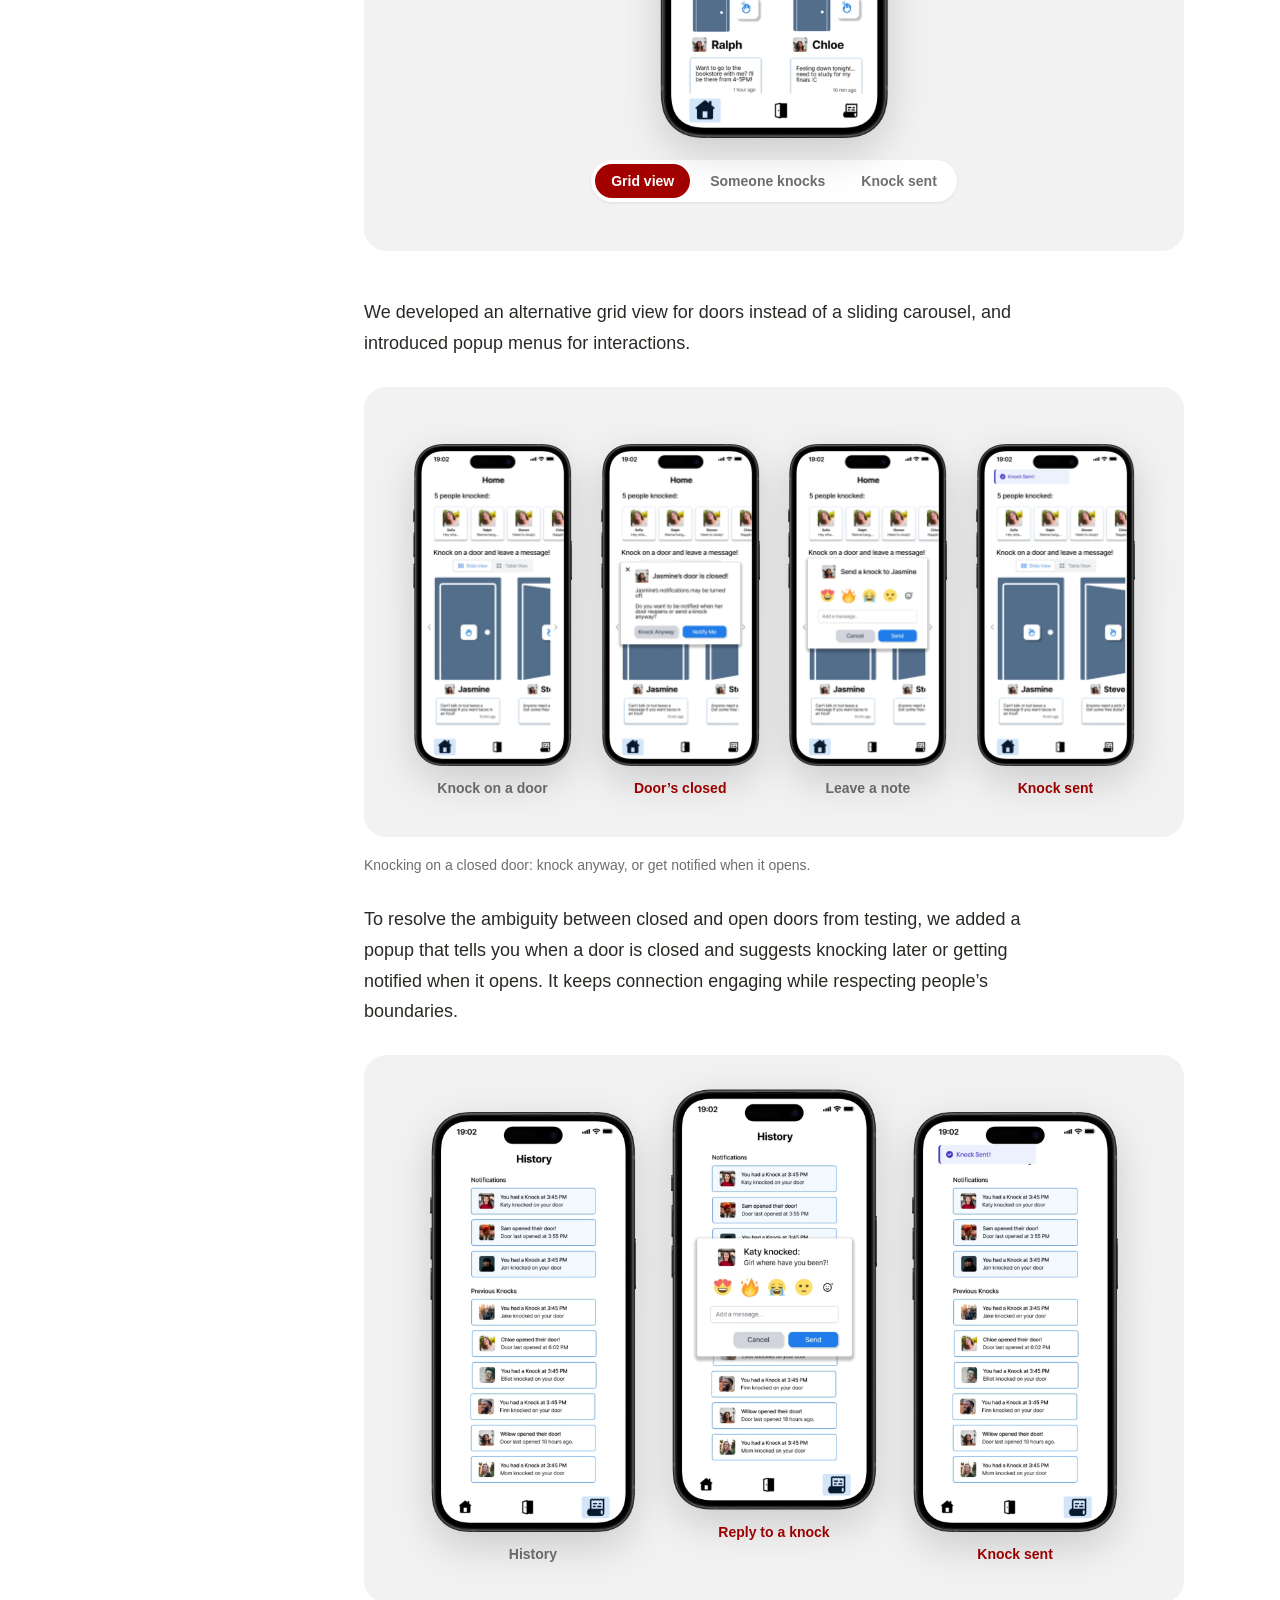
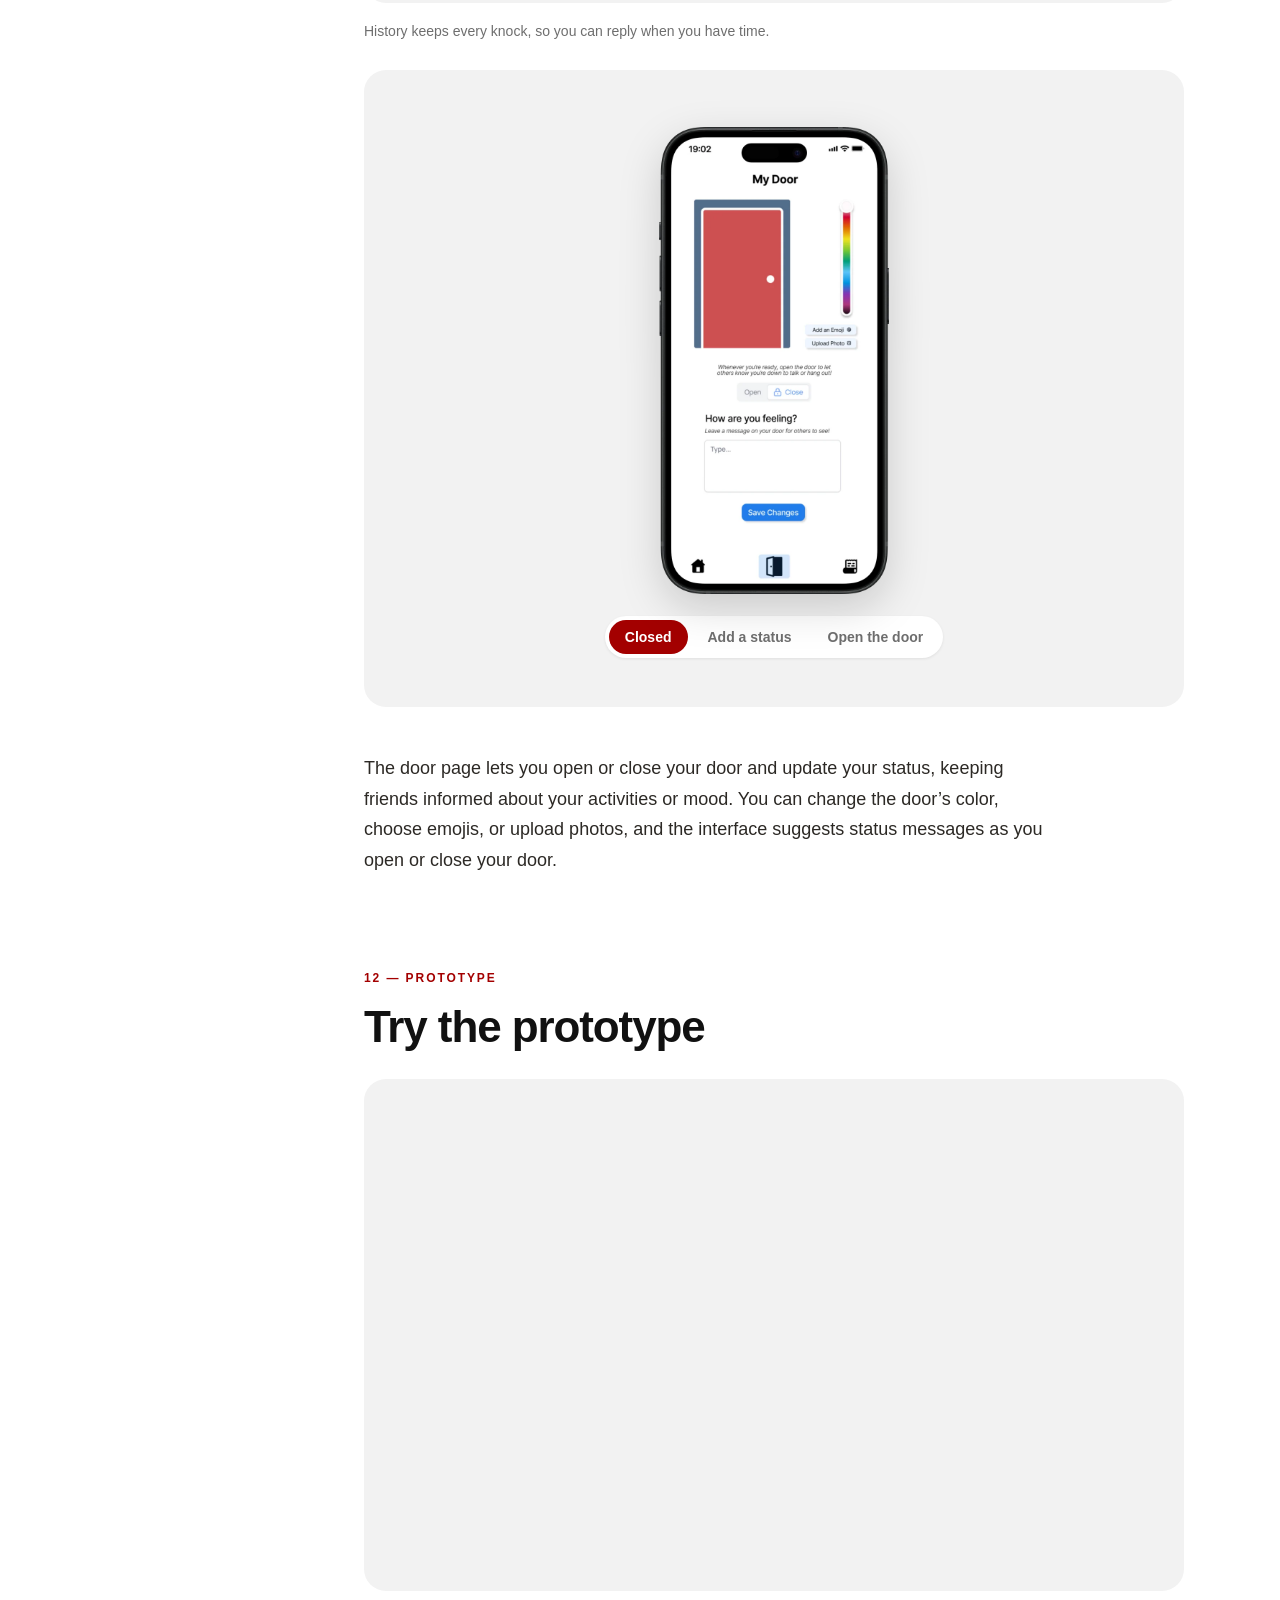
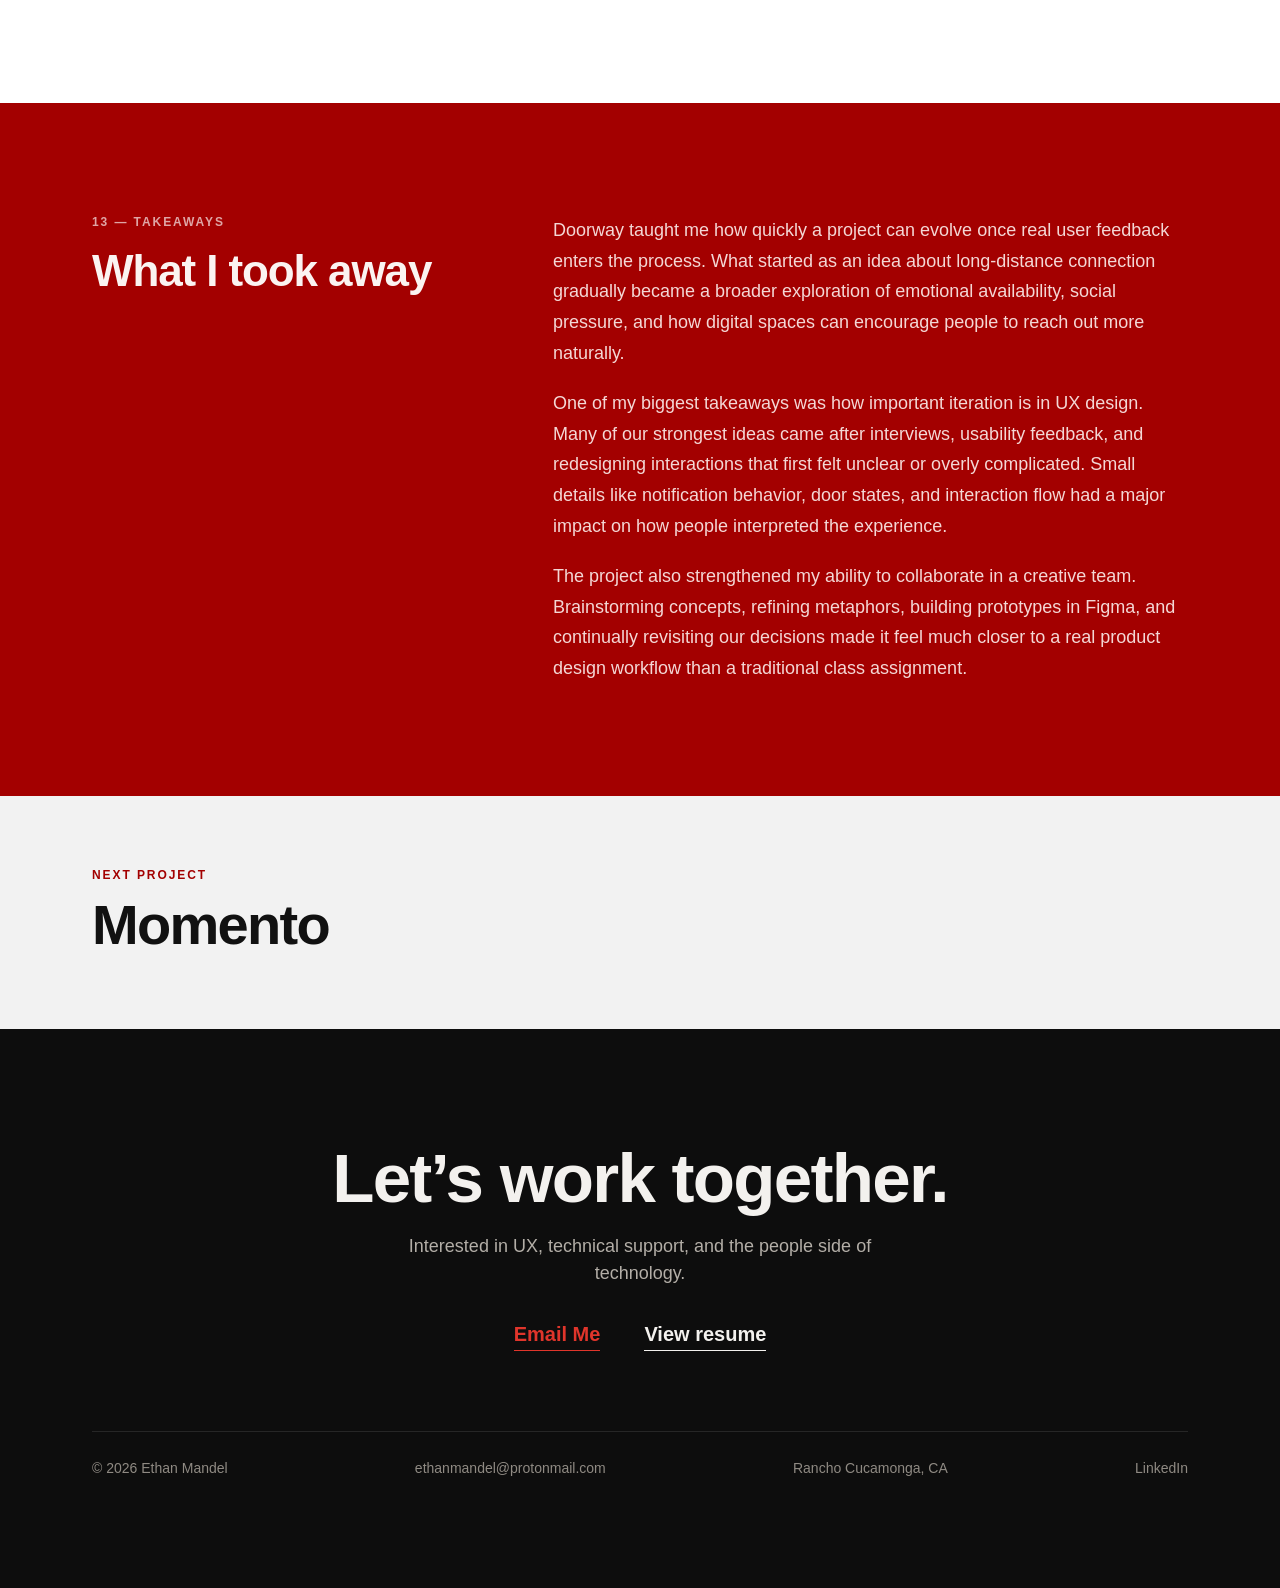
<file: doorway.html>
<!DOCTYPE html>
<html lang="en">
<head>
  <meta charset="UTF-8" />
  <meta name="viewport" content="width=device-width, initial-scale=1.0" />
  <title>Doorway Case Study | Ethan Mandel</title>
  <meta name="description" content="Doorway: a social connection app concept that helps people reach out, feel available, and maintain stronger relationships. UX case study by Ethan Mandel." />
  <meta property="og:title" content="Doorway Case Study | Ethan Mandel" />
  <meta property="og:description" content="Nudging people to reach out first." />
  <meta property="og:image" content="https://mandelethan.com/images/home/og.jpg" />
  <link rel="icon" href="favicon.svg" type="image/svg+xml" />
  <link rel="stylesheet" href="css/site.css?v=2" />
  <link rel="stylesheet" href="css/case-study.css?v=9" />
</head>
<body>

<nav class="nav" aria-label="Main">
  <div class="wrap">
    <a href="index.html" class="nav__logo">ethan mandel</a>
    <div class="nav__links">
      <a href="index.html#about">about me</a>
      <a href="index.html#work" aria-current="page">my work</a>
      <a href="#contact">contact</a>
    </div>
  </div>
</nav>

<!-- HERO -->
<header class="cs-hero">
  <div class="wrap">
    <div>
      <a href="index.html#work" class="back">All work</a>
      <p class="eyebrow">UX / product concept</p>
      <h1>Doorway</h1>
      <p class="cs-hero__lede">A social connection platform concept designed to help people reach out, feel available, and maintain stronger relationships through simple interaction patterns.</p>
    </div>
    <div class="lineup lineup--mock" aria-hidden="true">
      <img src="images/doorway/mockups/home-grid.webp" alt="" width="640" height="1300" />
      <img src="images/doorway/mockups/home-slide.webp" alt="" width="640" height="1300" />
      <img src="images/doorway/mockups/mydoor-message.webp" alt="" width="640" height="1300" />
    </div>
    <dl class="facts">
      <div><dt>Role</dt><dd>UX / UI Designer</dd></div>
      <div><dt>Focus</dt><dd>User flow</dd></div>
      <div><dt>Tools</dt><dd>Figma</dd></div>
      <div><dt>Type</dt><dd>Portfolio project</dd></div>
    </dl>
  </div>
</header>

<!-- CASE STUDY -->
<main class="cs-body section">
  <div class="wrap">
    <nav class="toc" aria-label="Case study contents">
      <p>Contents</p>
      <a href="#overview">Overview</a>
      <a href="#problem">Problem</a>
      <a href="#challenge">Design challenge</a>
      <a href="#research">Research</a>
      <a href="#affinity">Affinity diagram</a>
      <a href="#design">Design phase</a>
      <a href="#sketches">Paper sketches</a>
      <a href="#wireframes">Wireframes</a>
      <a href="#hifi">High-fidelity prototype</a>
      <a href="#testing">Testing</a>
      <a href="#final">Final design</a>
      <a href="#prototype">Prototype</a>
    </nav>

    <div class="cs-content">
      <section id="overview" class="cs-section">
        <p class="eyebrow">01 — Overview</p>
        <h2 class="h2">Project overview</h2>
        <div class="prose">
          <p>Doorway is a platform with a mission to bridge the gap in social connectivity. We aimed to create a digital space that not only encourages people to foster deeper social connections but also empowers them to take the initiative in reaching out to friends and family.</p>
        </div>
      </section>

      <section id="problem" class="cs-section">
        <p class="eyebrow">02 — Problem statement</p>
        <p class="quote">How might we develop a space that facilitates stronger social connections and encourages taking the initiative to reach out to friends and family?</p>
      </section>

      <section id="challenge" class="cs-section">
        <p class="eyebrow">03 — Design challenge</p>
        <h2 class="h2">From long distance to mental wellness</h2>
        <div class="flow">
          <div class="prose">
            <p>Our project began with the aim of developing a digital space to support mental wellness among friends and family, particularly over long distances. As we progressed, insights from research and interviews showed that potential users preferred a platform centered on fostering social connection as a way to support mental wellness.</p>
            <p>That feedback was pivotal. We refined our focus from directly addressing mental wellness to supporting it indirectly, by encouraging conversation and creating a social environment where people feel secure sharing their mental health journeys.</p>
          </div>
          <dl class="rows">
            <div><dt>User engagement</dt><dd>Creating a platform people would consistently use, given the sensitive nature of mental wellness conversations</dd></div>
            <div><dt>Functionality vs. simplicity</dt><dd>Integrating meaningful features that promote connection without overwhelming the interface</dd></div>
            <div><dt>Privacy</dt><dd>A secure space where people can share comfortably without fear of judgement</dd></div>
          </dl>
        </div>
      </section>

      <section id="research" class="cs-section">
        <p class="eyebrow">04 — Research</p>
        <h2 class="h2">Interviewing</h2>
        <div class="flow">
          <div class="prose">
            <p>As a team, we each conducted two interviews, totaling 10 participants. Our problem statement originally aimed at bridging connections over long distances, but as we talked with friends, family, and peers, the conversations naturally shifted from long-distance connection to more immediate concerns around personal well-being.</p>
          </div>
          <div class="quotes">
            <blockquote>“I wish there was a way for people to reach out for me to see that I’m just sitting online on my phone so I can know I can tap into them and they’re active and available.”</blockquote>
            <blockquote>“A person to listen to my struggles was a good example of support. Someone to just be there for me so I didn’t feel alone and empathize with me.”</blockquote>
            <blockquote>“[When] we’re at a level where we can be vulnerable with each other … it makes me feel like I can share my stories and emotions at that moment. It connects our souls.”</blockquote>
            <blockquote>“I’m rarely the one to reach out first… usually wait for someone to text first.”</blockquote>
            <blockquote>“[I] don’t want to drain others with personal feelings all the time.”</blockquote>
          </div>
        </div>
      </section>

      <section id="affinity" class="cs-section">
        <p class="eyebrow">05 — Affinity diagram</p>
        <h2 class="h2">Finding the themes</h2>
        <div class="flow">
          <div class="media media--bleed"><img src="images/doorway/web/affinity.webp" alt="Doorway affinity diagram of interview insights" width="1600" height="900" loading="lazy" /></div>
          <div class="prose">
            <p>To better understand the problem, we used an affinity diagram to collate and analyze insights from each interview. Visually organizing the data helped us identify common themes across participants’ feedback.</p>
          </div>
          <dl class="rows">
            <div><dt>Support in stressful times</dt><dd>Support during high-pressure moments is appreciated, and listening and “just being there” matters most</dd></div>
            <div><dt>Reciprocated support</dt><dd>People are more inclined to engage and reciprocate when someone reaches out first, so the design should encourage proactive outreach</dd></div>
            <div><dt>Taking the initiative</dt><dd>It’s impactful when a loved one takes the initiative to offer support</dd></div>
          </dl>
          <div class="prose">
            <p>Reflecting on the interviews, it became clear the project needed a shift in direction. Bridging long-distance connections didn’t address the broader issue of mental wellness. Enhancing mental well-being through improved social interaction became a clearer, more impactful goal.</p>
          </div>
        </div>
      </section>

      <section id="design" class="cs-section">
        <p class="eyebrow">06 — Design phase</p>
        <h2 class="h2">Personas to prototype</h2>
        <div class="flow">
          <div class="prose">
            <p>Creating user personas helped us visualize our target users’ needs and behaviors, guiding storyboards that illustrated how people might interact with the app.</p>
          </div>
          <div class="media media--bleed"><img src="images/doorway/web/personas.webp" alt="Doorway user personas" width="1600" height="748" loading="lazy" /></div>
          <div class="prose">
            <p>Our design phase was iterative and anchored in user feedback. We moved from low-fidelity paper sketches that laid out structure and flow, to mid-fidelity prototypes that introduced interaction design, to a high-fidelity prototype that polished the interface.</p>
          </div>
          <div class="stats">
            <div><b>01</b><span>Low-fidelity paper sketches</span></div>
            <div><b>02</b><span>Mid-fidelity prototype</span></div>
            <div><b>03</b><span>High-fidelity prototype</span></div>
          </div>
        </div>
      </section>

      <section id="sketches" class="cs-section">
        <p class="eyebrow">07 — Paper sketches</p>
        <h2 class="h2">Paper sketches</h2>
        <div class="flow">
          <div class="media"><img src="images/doorway/web/sketches.webp" alt="Doorway paper sketches of lock screen, widgets, and home page" width="1600" height="820" loading="lazy" /></div>
          <div class="prose">
            <p>At this stage, our design was heavily inspired by social apps like Locket, which we covered in our competitive analysis.</p>
          </div>
          <dl class="rows">
            <div><dt>Lock screen notifications</dt><dd>Show your social circle’s presence without opening the app, fostering more spontaneous conversations</dd></div>
            <div><dt>Widgets</dt><dd>A personalized home screen widget offering a visual snapshot of friends’ current activities</dd></div>
            <div><dt>Home page</dt><dd>Contacts with clear availability indicators: green dots for available friends, grey for unavailable</dd></div>
          </dl>
        </div>
      </section>

      <section id="wireframes" class="cs-section">
        <p class="eyebrow">08 — Wireframes</p>
        <h2 class="h2">The door metaphor</h2>
        <div class="flow">
          <div class="prose">
            <p>Kaila Long and I spent hours brainstorming at school, exchanging and refining ideas until we landed on a concept that truly sparked our interest. The metaphor of “doors” became the focal point, and we built the project around it.</p>
          </div>
          <div class="media"><img src="images/doorway/web/midfi.webp" alt="Doorway mid-fidelity wireframes of the home page and My Door" width="1600" height="1136" loading="lazy" /></div>
          <dl class="rows">
            <div><dt>Home page</dt><dd>See the status of friends on the platform at a glance: their doors, and who has knocked or left a message on yours</dd></div>
            <div><dt>My Door</dt><dd>Customize your door to make interactions more enjoyable and light-hearted</dd></div>
          </dl>
          <div class="media"><img src="images/doorway/web/midfi2.webp" alt="Doorway mid-fidelity wireframes of viewing a door and the history tab" width="1600" height="1136" loading="lazy" /></div>
          <dl class="rows">
            <div><dt>Viewing a door</dt><dd>Open a friend’s customized door to knock or leave a short note. Visual indicators show status, like a door set to “open” appearing ajar</dd></div>
            <div><dt>History tab</dt><dd>See whose doors friends have knocked on, so you can keep track of who reached out and respond when you have time</dd></div>
          </dl>
        </div>
      </section>

      <section id="hifi" class="cs-section">
        <p class="eyebrow">09 — High-fidelity prototype</p>
        <h2 class="h2">High-fidelity prototype</h2>
        <div class="flow">
          <div class="prose">
            <p>Kaila Long played a pivotal role in developing our initial high-fidelity prototype. Her expertise in Figma helped translate the team’s ideas into a workable prototype.</p>
          </div>
          <figure>
            <div class="mock-seq mock-seq--4">
              <div><img src="images/doorway/mockups/hifi-welcome.webp" alt="First high-fidelity landing page" width="640" height="1300" loading="lazy" /><span>Landing page</span></div>
              <div><img src="images/doorway/mockups/hifi-home.webp" alt="First high-fidelity home page with two doors" width="640" height="1300" loading="lazy" /><span>Home page</span></div>
              <div><img src="images/doorway/mockups/hifi-mydoor.webp" alt="First high-fidelity My Door page with color pickers" width="640" height="1300" loading="lazy" /><span>My Door</span></div>
              <div><img src="images/doorway/mockups/hifi-history.webp" alt="First high-fidelity history tab" width="640" height="1300" loading="lazy" /><span>History tab</span></div>
            </div>
            <figcaption class="caption">Our first high-fidelity prototype, before testing.</figcaption>
          </figure>
          <ul class="ticks">
            <li>Landing page</li>
            <li>Home page</li>
            <li>My Door</li>
            <li>History tab</li>
          </ul>
        </div>
      </section>

      <section id="testing" class="cs-section">
        <p class="eyebrow">10 — Testing</p>
        <h2 class="h2">Usability evaluation</h2>
        <div class="flow">
          <div class="prose">
            <p>To refine the experience, I ran a mini usability evaluation with my roommate, using tasks like sending a knock, viewing your door, updating your status, and responding to a knock.</p>
          </div>
          <h3 class="h3">Notable findings</h3>
          <dl class="rows">
            <div><dt>Friends list and settings</dt><dd>The absence of a visible friends list and a clearly defined settings page were critical issues</dd></div>
            <div><dt>Visual communication</dt><dd>The “open” versus “closed” door metaphor needed clearer visual cues</dd></div>
          </dl>
          <h3 class="h3">Proposed adjustments</h3>
          <ul class="ticks">
            <li>Tailor notifications to door status: passive notes for closed doors, active notifications for open ones</li>
            <li>A closed door doesn’t trigger notifications, but notes left by others appear when the app is reopened</li>
            <li>An open door enables notifications to signal active connection attempts</li>
            <li>Change the interaction for a closed door</li>
          </ul>
          <div class="prose">
            <p>This evaluation was instrumental in identifying both strengths and areas for improvement, and gave clear direction for making future iterations more intuitive and engaging.</p>
          </div>
        </div>
      </section>

      <section id="final" class="cs-section">
        <p class="eyebrow">11 — Final design</p>
        <h2 class="h2">Final design</h2>
        <div class="flow">
          <div class="mock-swipe" data-swipe>
            <div class="mock-swipe__track" tabindex="0" aria-label="Final Doorway screens, scroll sideways to see each one">
                <div class="mock-swipe__slide"><img src="images/doorway/mockups/welcome.webp" alt="Doorway welcome screen" width="640" height="1300" loading="lazy" /><span>Welcome</span></div>
                <div class="mock-swipe__slide"><img src="images/doorway/mockups/add-friends.webp" alt="Add Some Neighbors screen with a friends list" width="640" height="1300" loading="lazy" /><span>Add your neighbors</span></div>
                <div class="mock-swipe__slide"><img src="images/doorway/mockups/home-slide.webp" alt="Home page with doors in a sliding row" width="640" height="1300" loading="lazy" /><span>Home, slide view</span></div>
                <div class="mock-swipe__slide"><img src="images/doorway/mockups/home-grid.webp" alt="Home page with doors in a grid" width="640" height="1300" loading="lazy" /><span>Home, grid view</span></div>
            </div>
            <div class="mock-swipe__dots" role="group" aria-label="Go to screen"></div>
          </div>
          <div class="prose">
            <p>Our final design evolved significantly from peer feedback and usability evaluations. A key addition was a screen for adding neighbors, addressing a gap in the prior version. We also turned the “knock” function into a tangible button on the door itself, represented by a hand emoji, which let us place statuses directly beneath each door.</p>
          </div>
          <div class="mock-states" data-states>
              <div class="mock-states__phone">
                <img src="images/doorway/mockups/home-grid.webp" alt="Grid of friends’ doors with their statuses" width="640" height="1300" loading="lazy" data-state="0" />
                <img src="images/doorway/mockups/grid-knocked.webp" alt="Popup when Sofia knocks, with emoji reactions and a reply box" width="640" height="1300" loading="lazy" data-state="1" />
                <img src="images/doorway/mockups/grid-sent.webp" alt="Knock Sent confirmation at the top of the grid" width="640" height="1300" loading="lazy" data-state="2" />
              </div>
              <div class="mock-states__tabs" role="group" aria-label="Grid view states">
                <button type="button" data-to="0" aria-pressed="true">Grid view</button>
                <button type="button" data-to="1" aria-pressed="false">Someone knocks</button>
                <button type="button" data-to="2" aria-pressed="false">Knock sent</button>
              </div>
            </div>
          <div class="prose">
            <p>We developed an alternative grid view for doors instead of a sliding carousel, and introduced popup menus for interactions.</p>
          </div>
          <figure>
            <div class="mock-seq mock-seq--4">
              <div><img src="images/doorway/mockups/home-slide.webp" alt="Jasmine’s door in the slide view" width="640" height="1300" loading="lazy" /><span>Knock on a door</span></div>
              <div><img src="images/doorway/mockups/closed-door.webp" alt="Popup saying Jasmine’s door is closed, with Knock Anyway and Notify Me" width="640" height="1300" loading="lazy" /><span>Door’s closed</span></div>
              <div><img src="images/doorway/mockups/send-knock.webp" alt="Popup to send a knock to Jasmine with an emoji and a message" width="640" height="1300" loading="lazy" /><span>Leave a note</span></div>
              <div><img src="images/doorway/mockups/slide-sent.webp" alt="Knock Sent confirmation" width="640" height="1300" loading="lazy" /><span>Knock sent</span></div>
            </div>
            <figcaption class="caption">Knocking on a closed door: knock anyway, or get notified when it opens.</figcaption>
          </figure>
          <div class="prose">
            <p>To resolve the ambiguity between closed and open doors from testing, we added a popup that tells you when a door is closed and suggests knocking later or getting notified when it opens. It keeps connection engaging while respecting people’s boundaries.</p>
          </div>
          <figure>
            <div class="mock-seq">
              <div><img src="images/doorway/mockups/history.webp" alt="History tab listing knocks and opened doors" width="640" height="1300" loading="lazy" /><span>History</span></div>
              <div><img src="images/doorway/mockups/history-reply.webp" alt="Replying to Katy’s knock from the history tab" width="640" height="1300" loading="lazy" /><span>Reply to a knock</span></div>
              <div><img src="images/doorway/mockups/history-sent.webp" alt="Knock Sent confirmation on the history tab" width="640" height="1300" loading="lazy" /><span>Knock sent</span></div>
            </div>
            <figcaption class="caption">History keeps every knock, so you can reply when you have time.</figcaption>
          </figure>
          <div class="mock-states" data-states>
              <div class="mock-states__phone">
                <img src="images/doorway/mockups/mydoor-closed.webp" alt="My Door, closed, with no status yet" width="640" height="1300" loading="lazy" data-state="0" />
                <img src="images/doorway/mockups/mydoor-message.webp" alt="My Door, closed, with a status message for friends" width="640" height="1300" loading="lazy" data-state="1" />
                <img src="images/doorway/mockups/mydoor-open.webp" alt="My Door, open, with a status message" width="640" height="1300" loading="lazy" data-state="2" />
              </div>
              <div class="mock-states__tabs" role="group" aria-label="My Door states">
                <button type="button" data-to="0" aria-pressed="true">Closed</button>
                <button type="button" data-to="1" aria-pressed="false">Add a status</button>
                <button type="button" data-to="2" aria-pressed="false">Open the door</button>
              </div>
            </div>
          <div class="prose">
            <p>The door page lets you open or close your door and update your status, keeping friends informed about your activities or mood. You can change the door’s color, choose emojis, or upload photos, and the interface suggests status messages as you open or close your door.</p>
          </div>
        </div>
      </section>

      <section id="prototype" class="cs-section">
        <p class="eyebrow">12 — Prototype</p>
        <h2 class="h2">Try the prototype</h2>
        <div class="panel panel--proto" style="margin-top: 28px;">
          <iframe src="https://embed.figma.com/proto/WpYVEdtJ2y2tRv6MqblGiM/INF-132-Project--Enduros?page-id=64%3A225&type=design&node-id=152-178&viewport=682%2C-271%2C0.49&scaling=scale-down&starting-point-node-id=152%3A178&embed-host=share" title="Doorway interactive Figma prototype" loading="lazy" allowfullscreen></iframe>
        </div>
      </section>
    </div>
  </div>
</main>

<!-- TAKEAWAYS -->
<section id="takeaways" class="takeaways section">
  <div class="wrap">
    <div>
      <p class="eyebrow">13 — Takeaways</p>
      <h2 class="h2">What I took away</h2>
    </div>
    <div class="prose">
      <p>Doorway taught me how quickly a project can evolve once real user feedback enters the process. What started as an idea about long-distance connection gradually became a broader exploration of emotional availability, social pressure, and how digital spaces can encourage people to reach out more naturally.</p>
      <p>One of my biggest takeaways was how important iteration is in UX design. Many of our strongest ideas came after interviews, usability feedback, and redesigning interactions that first felt unclear or overly complicated. Small details like notification behavior, door states, and interaction flow had a major impact on how people interpreted the experience.</p>
      <p>The project also strengthened my ability to collaborate in a creative team. Brainstorming concepts, refining metaphors, building prototypes in Figma, and continually revisiting our decisions made it feel much closer to a real product design workflow than a traditional class assignment.</p>
    </div>
  </div>
</section>

<!-- NEXT PROJECT -->
<a class="next" href="momento.html">
  <div class="wrap">
    <div>
      <p class="eyebrow">Next project</p>
      <h2>Momento</h2>
    </div>
  </div>
</a>

<!-- CONTACT -->
<footer id="contact" class="contact section">
  <div class="wrap">
    <h2 class="h2">Let’s work together.</h2>
    <p class="contact__sub">Interested in UX, technical support, and the people side of technology.</p>
    <div class="contact__actions">
      <a href="mailto:ethanmandel@protonmail.com" class="btn btn--red">Email Me</a>
      <a href="resume.pdf" class="btn btn--line" target="_blank" rel="noopener">View resume</a>
    </div>
    <div class="contact__meta">
      <span>© 2026 Ethan Mandel</span>
      <a href="mailto:ethanmandel@protonmail.com">ethanmandel@protonmail.com</a>
      <span>Rancho Cucamonga, CA</span>
      <a href="https://www.linkedin.com/in/ethanwmandel/" target="_blank" rel="noopener">LinkedIn</a>
    </div>
  </div>
</footer>

<script src="js/case-study.js?v=3"></script>
<script src="js/nav.js"></script>
</body>
</html>
</file>
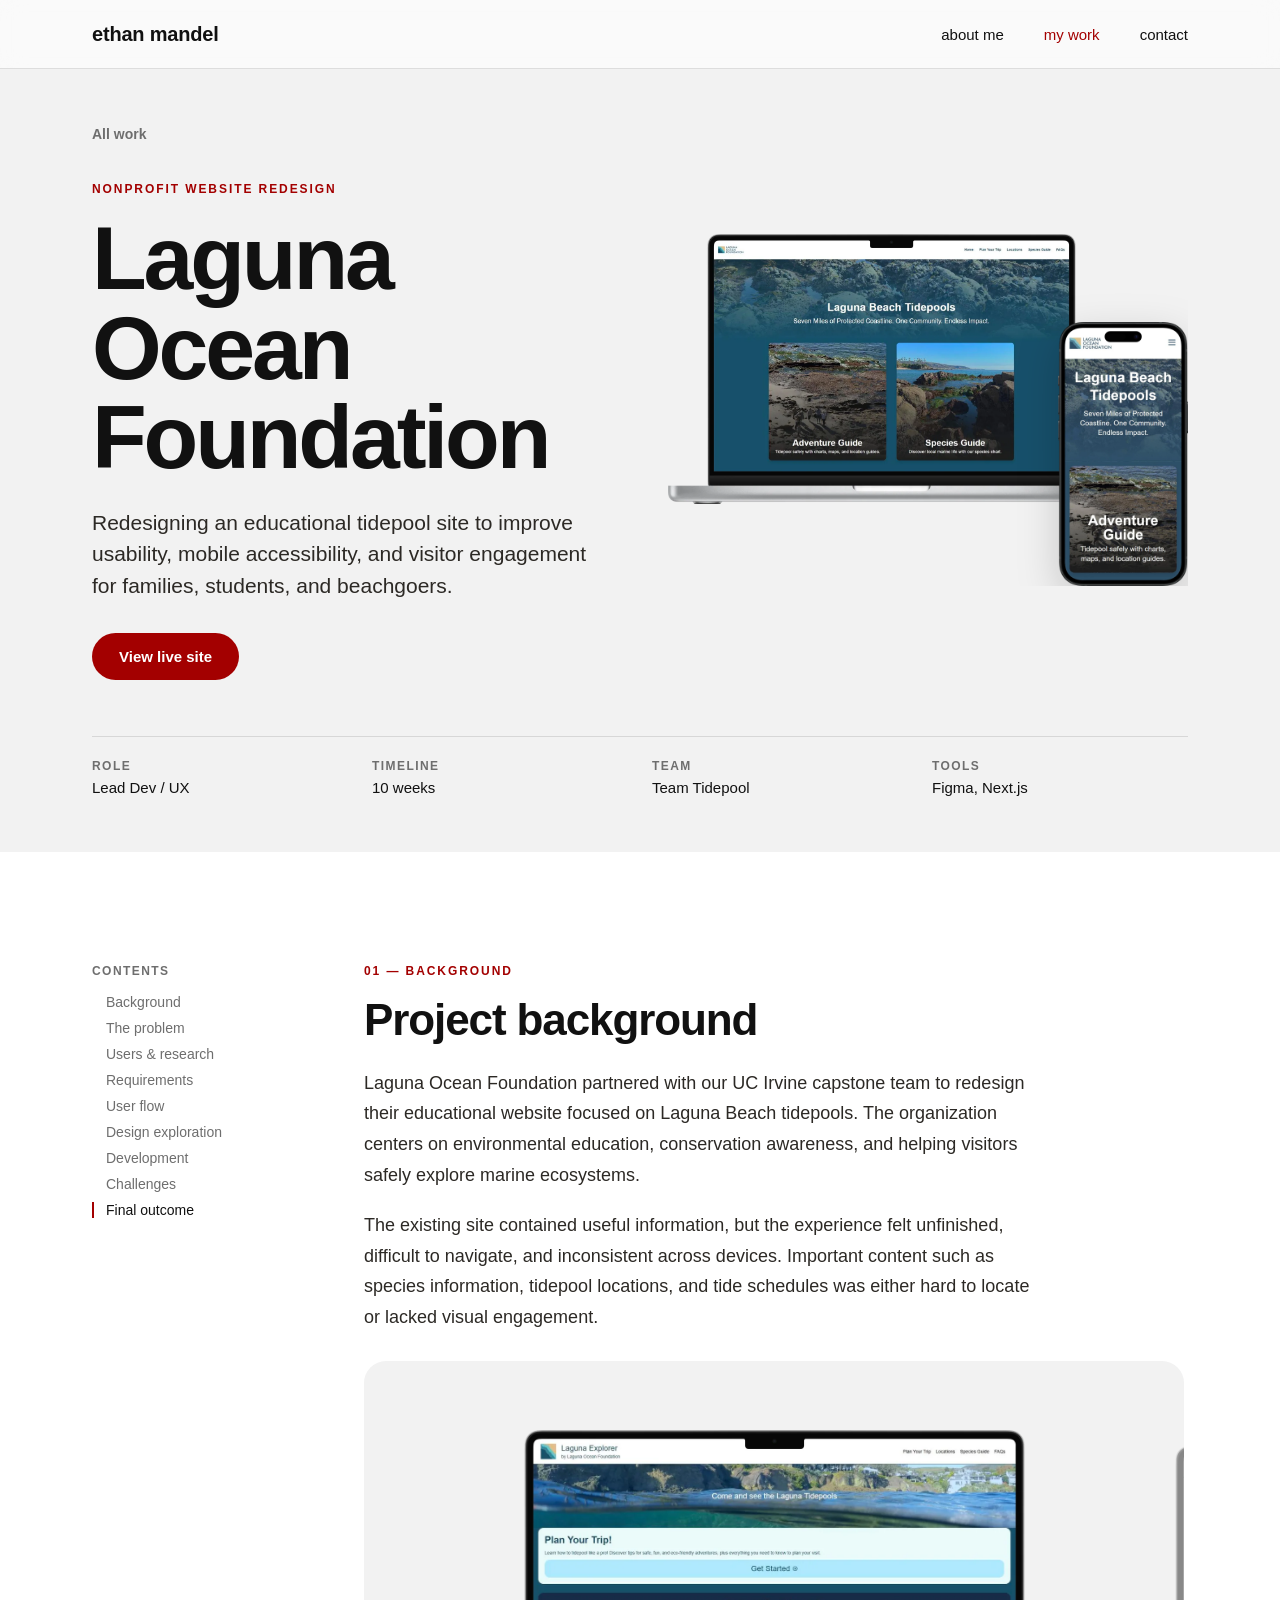
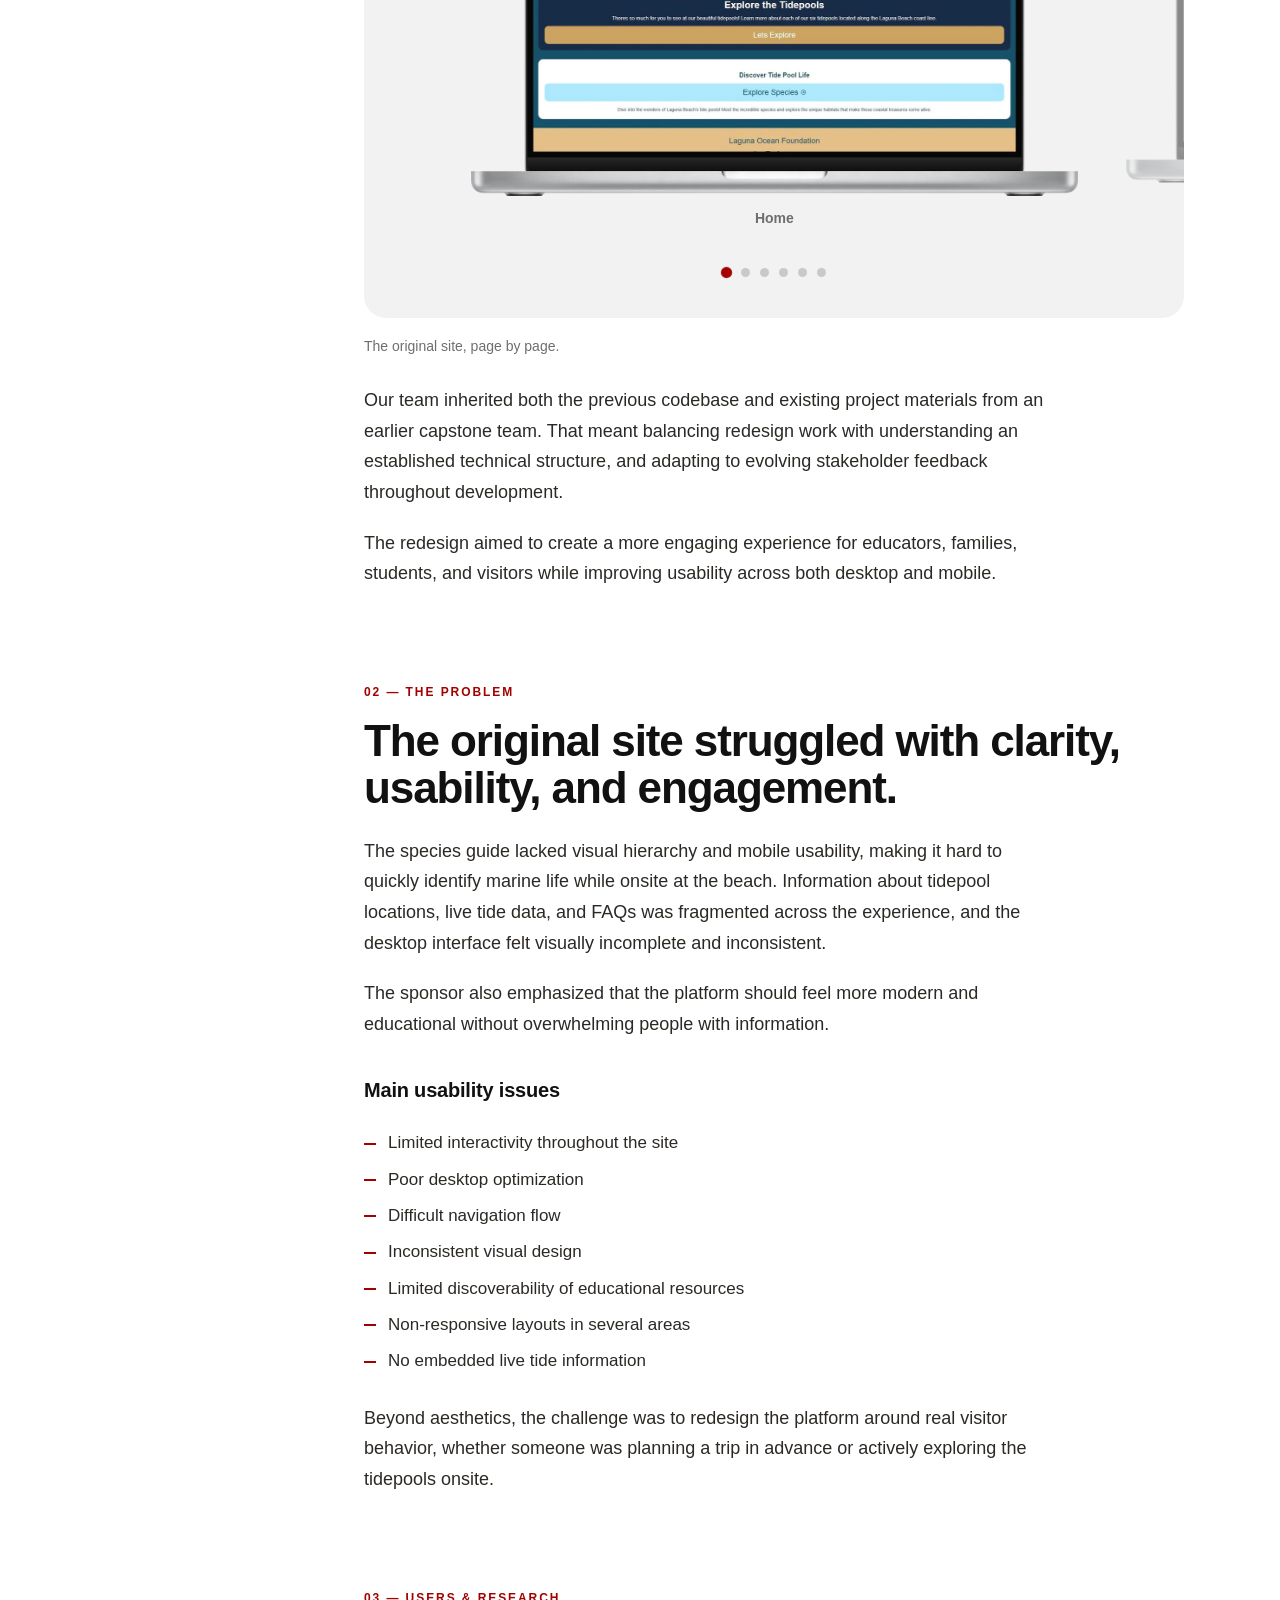
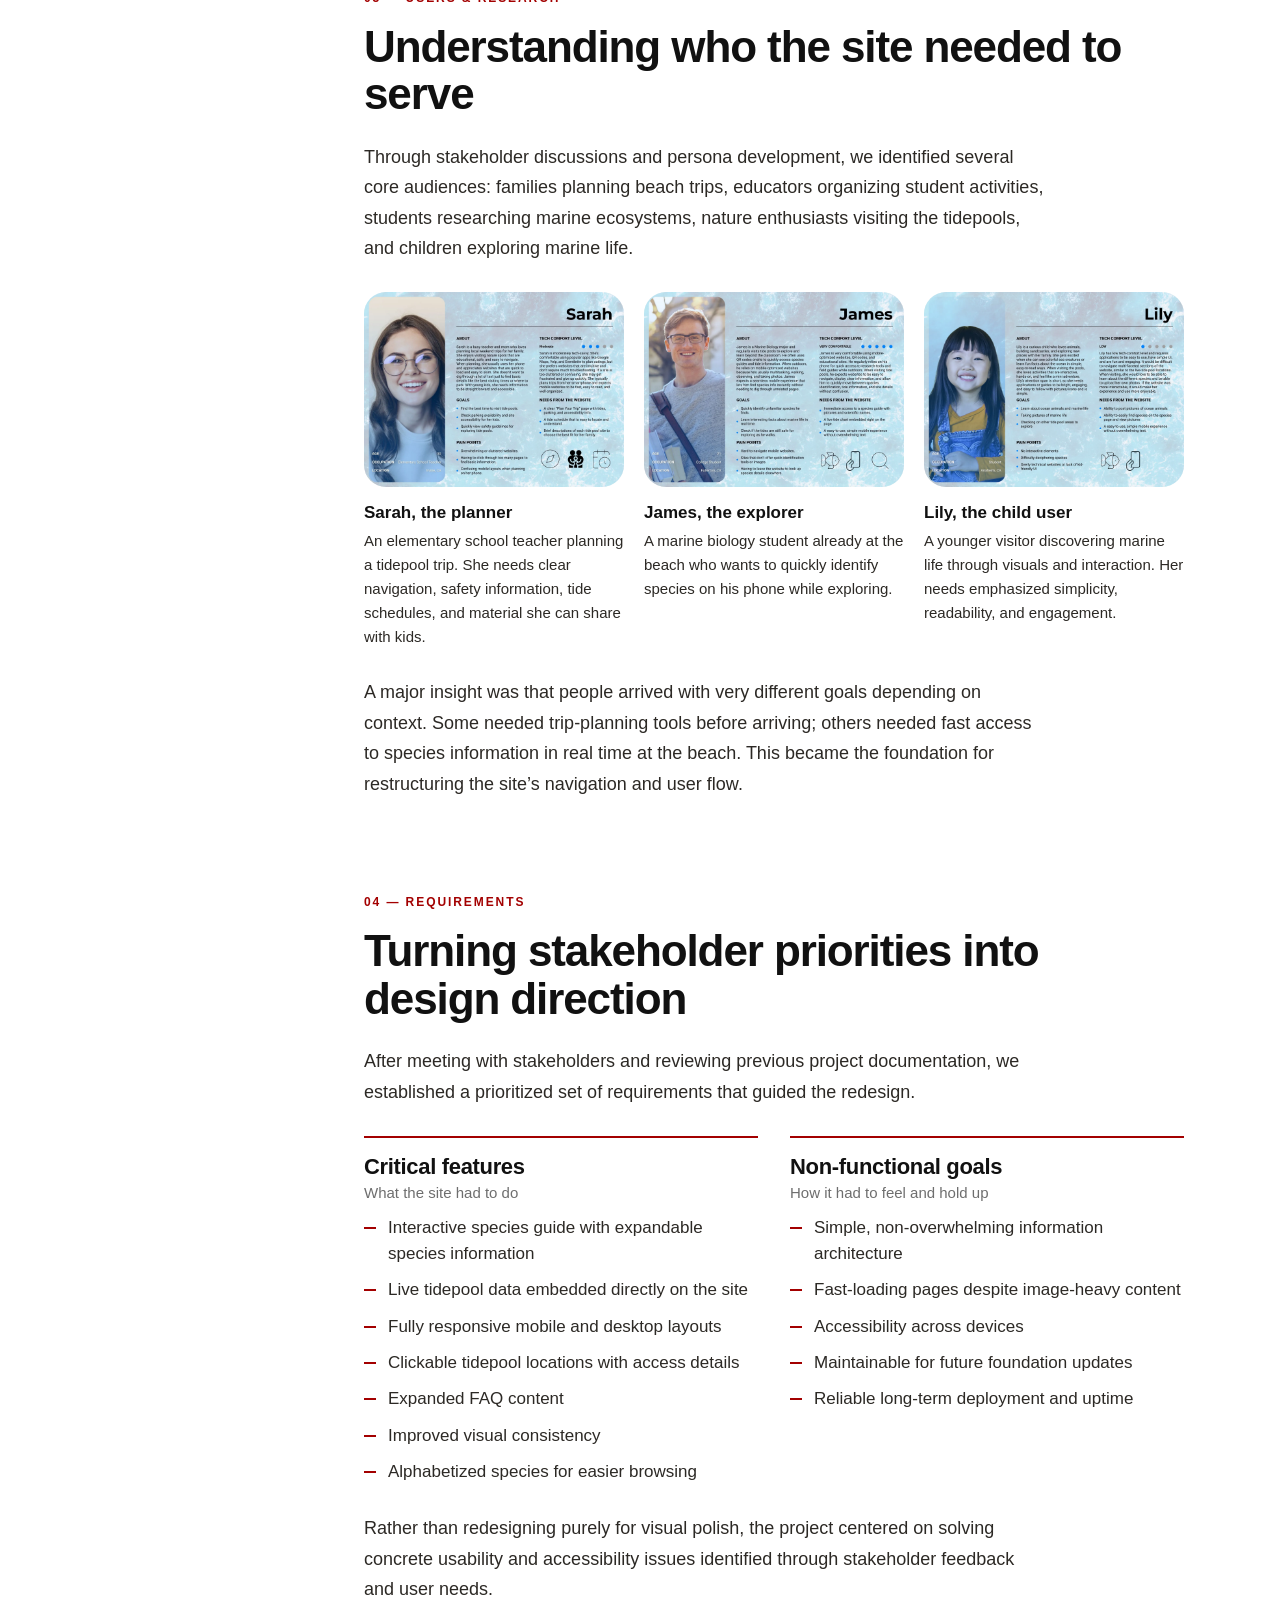
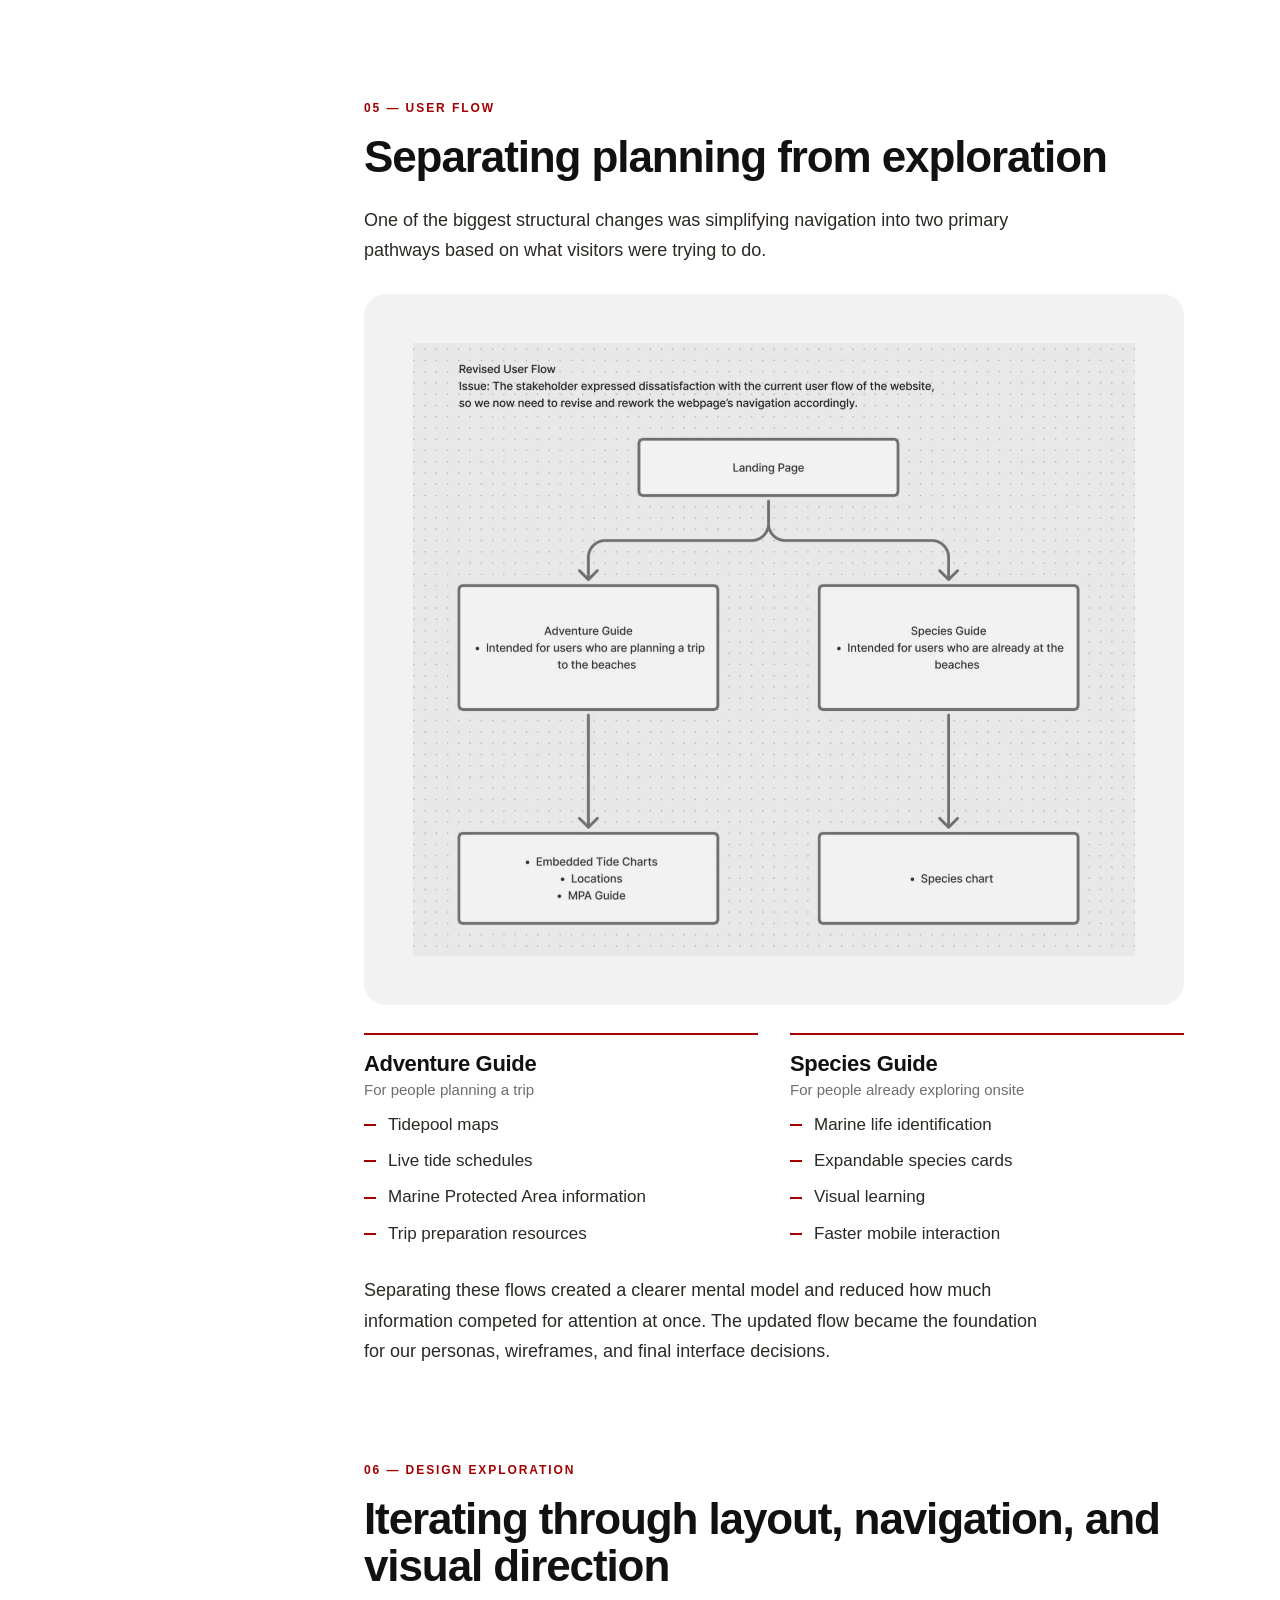
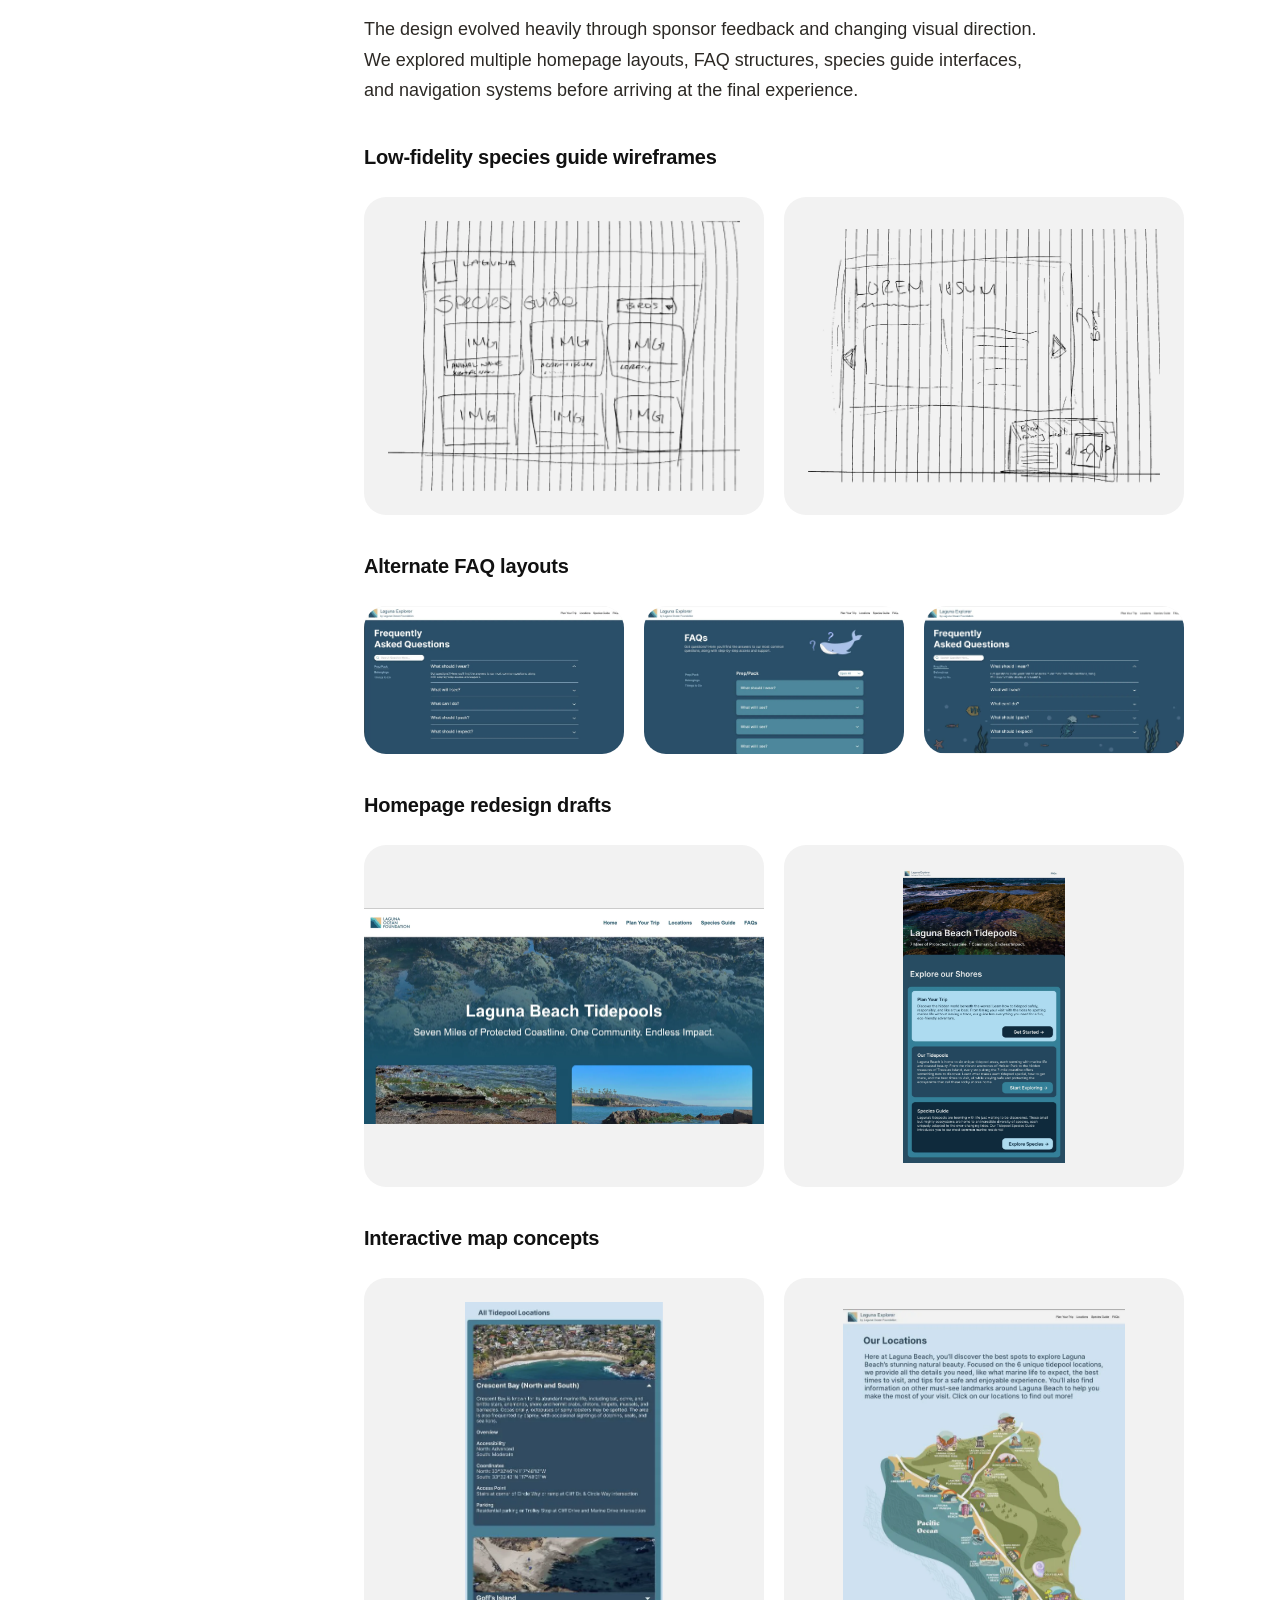
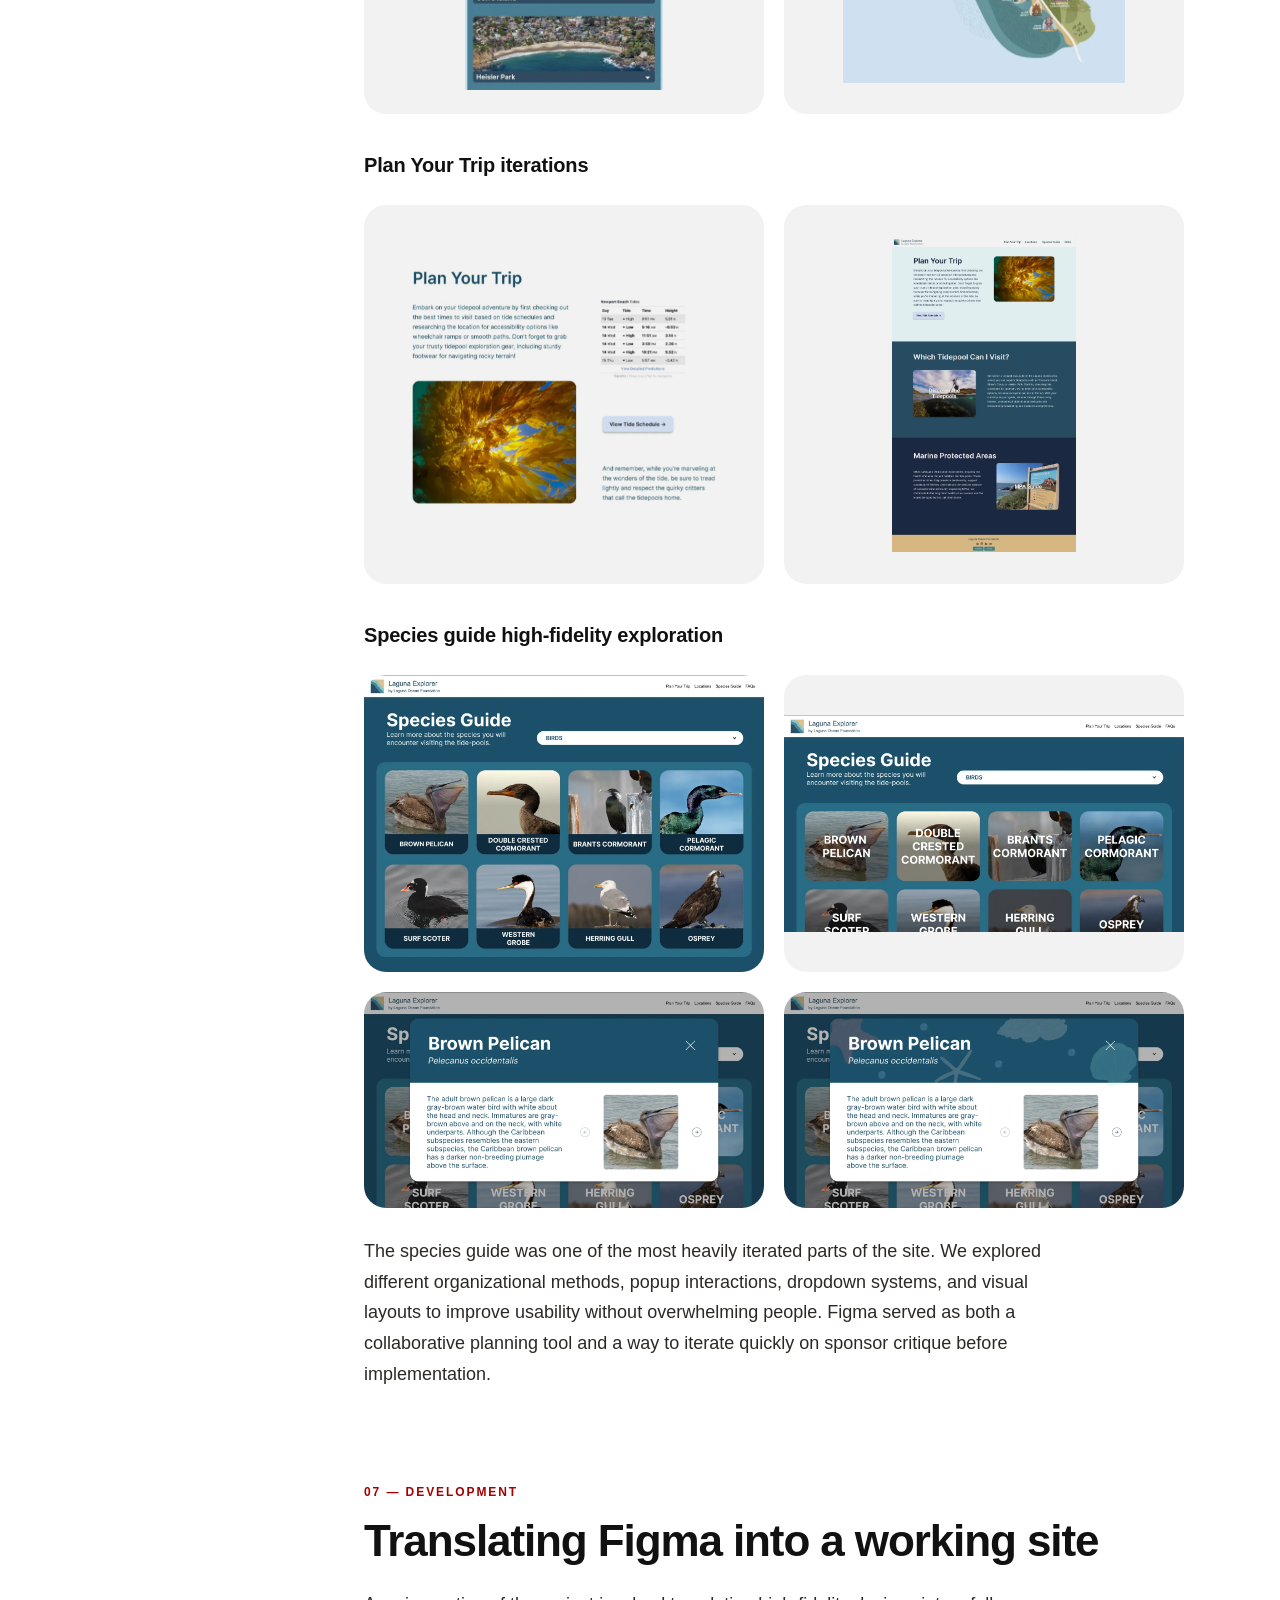
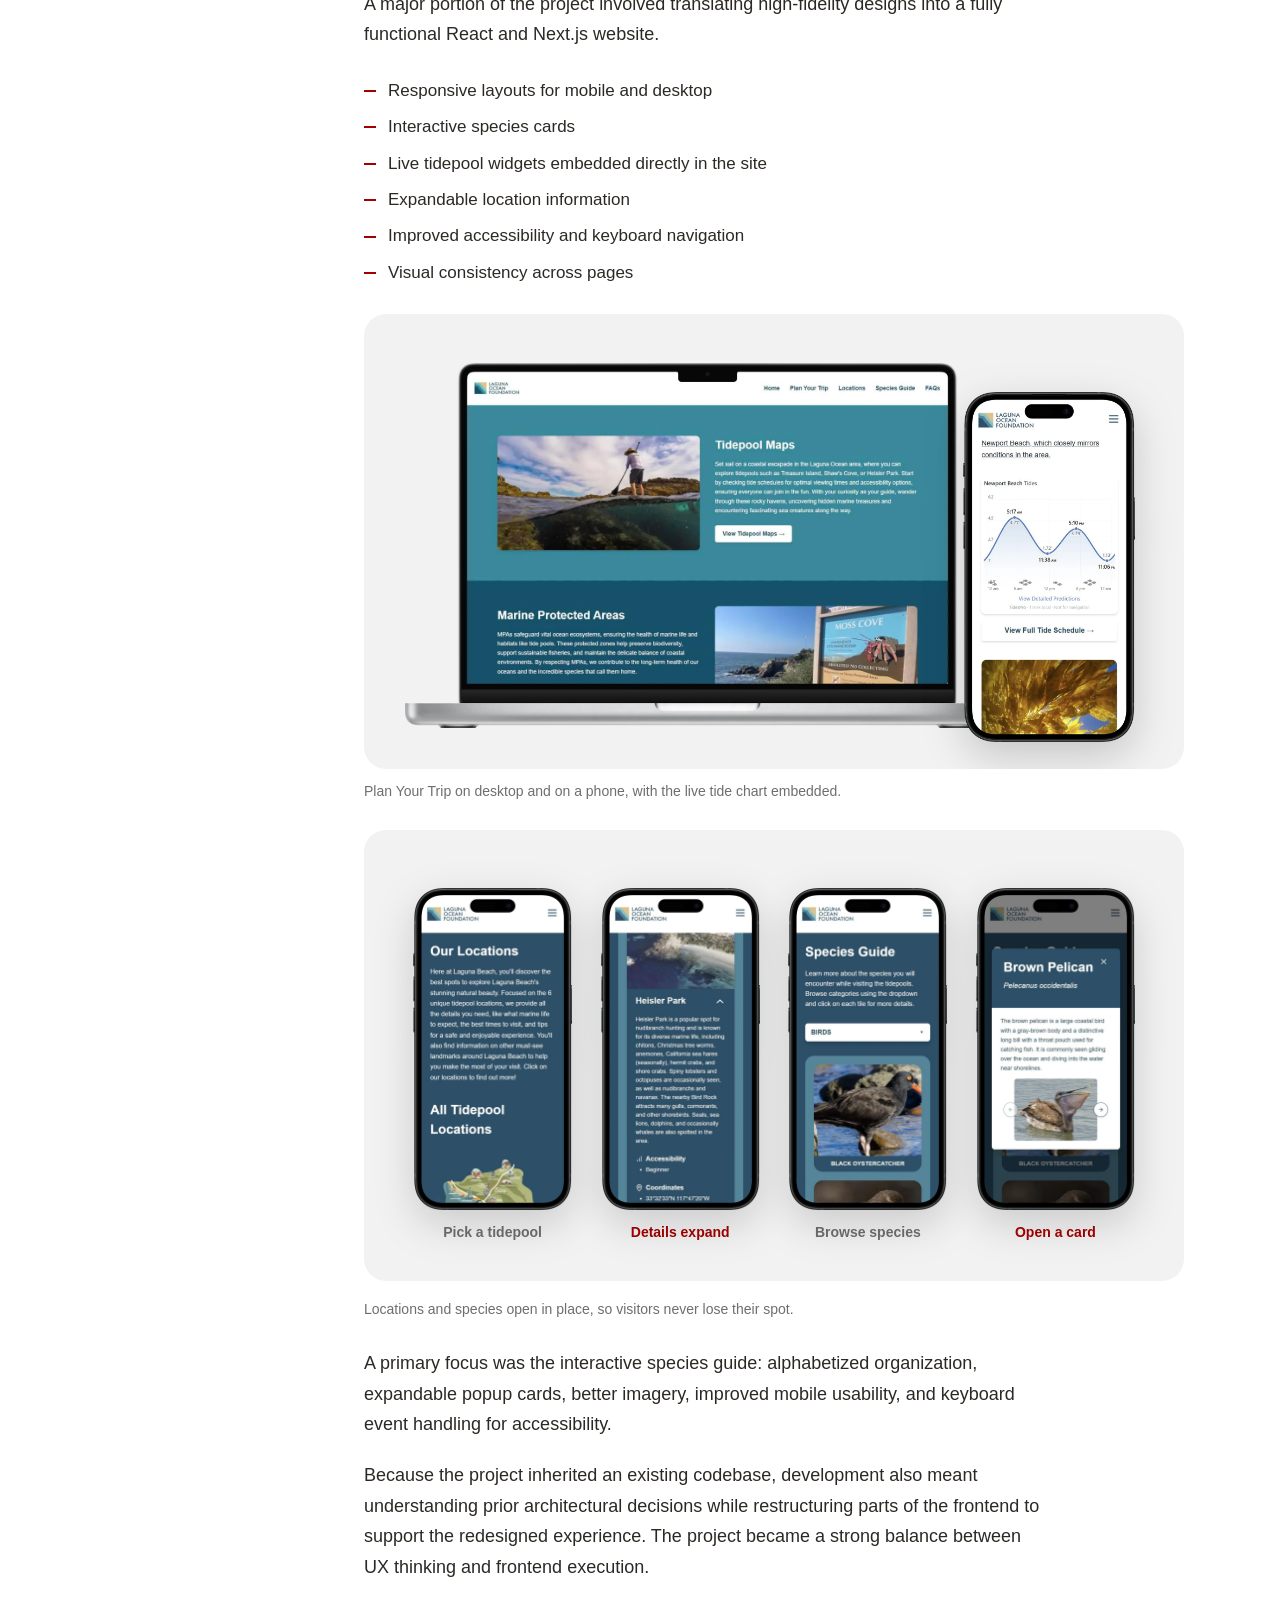
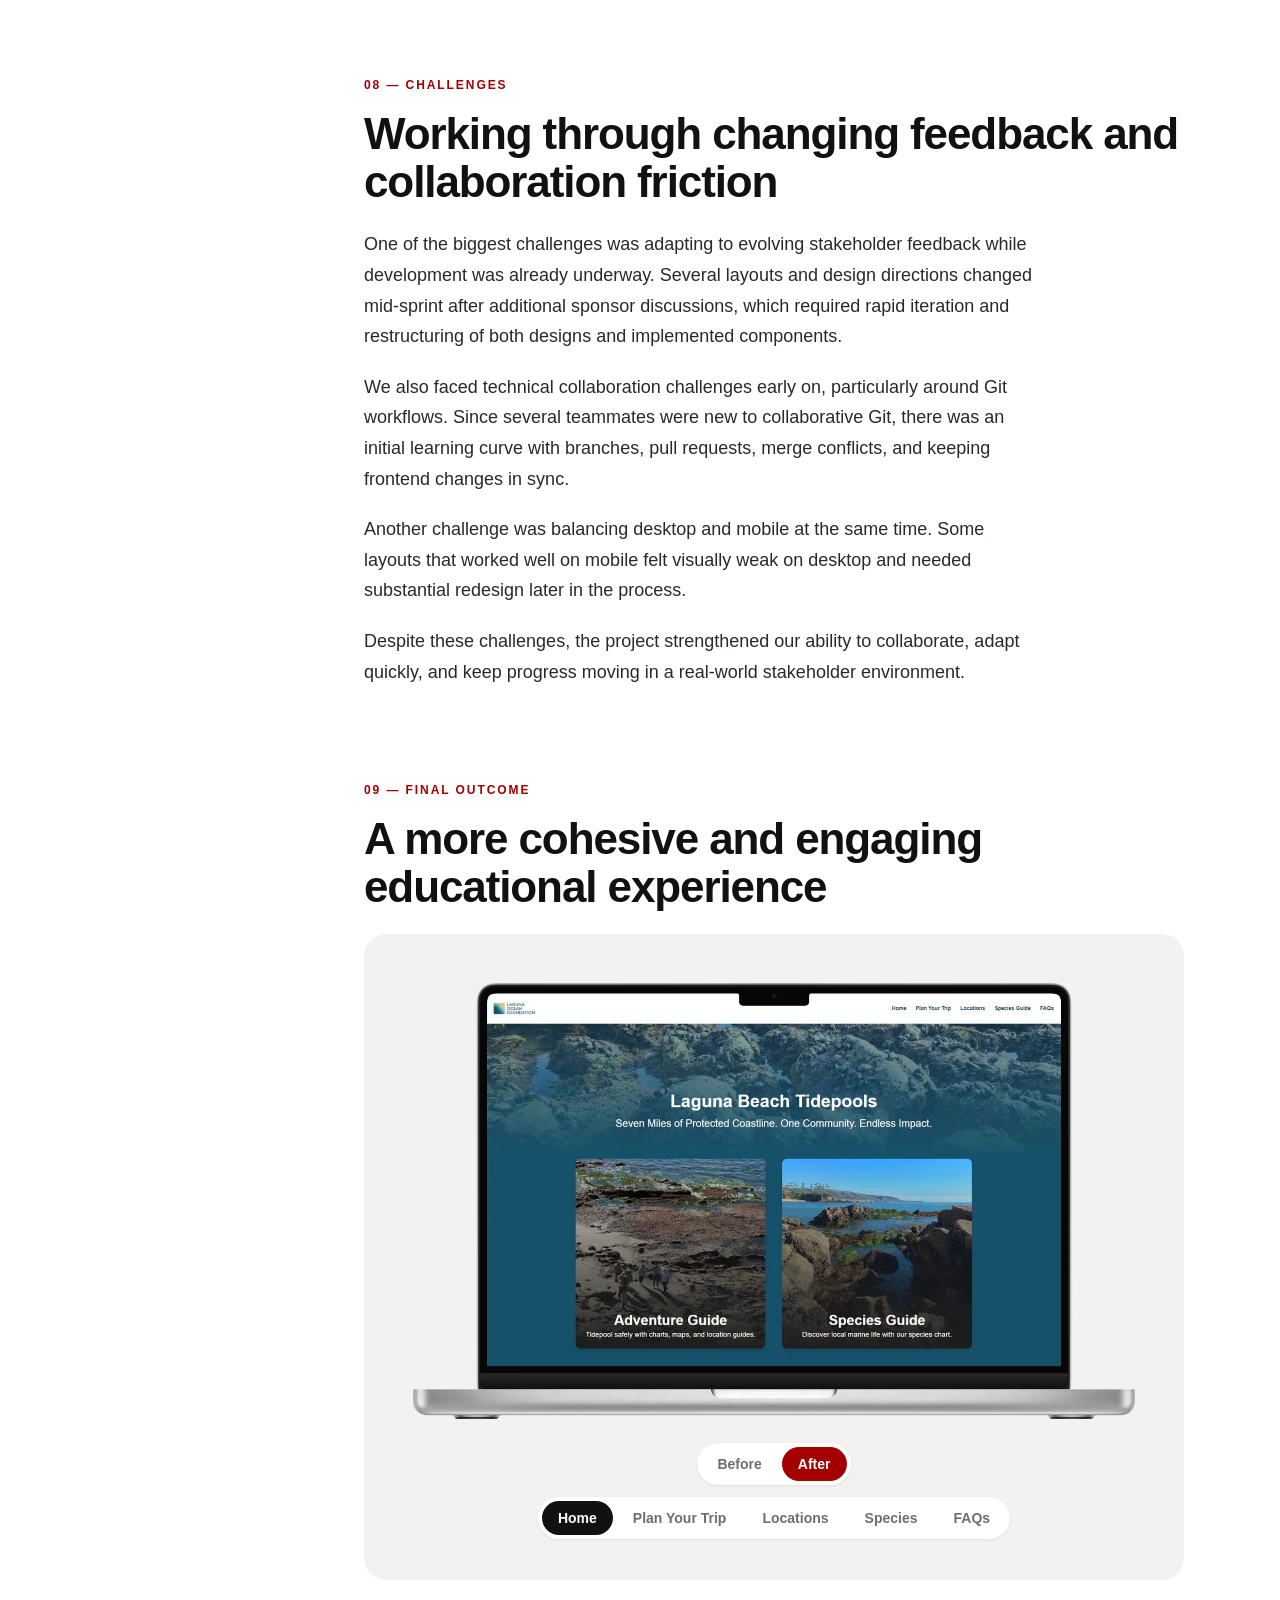
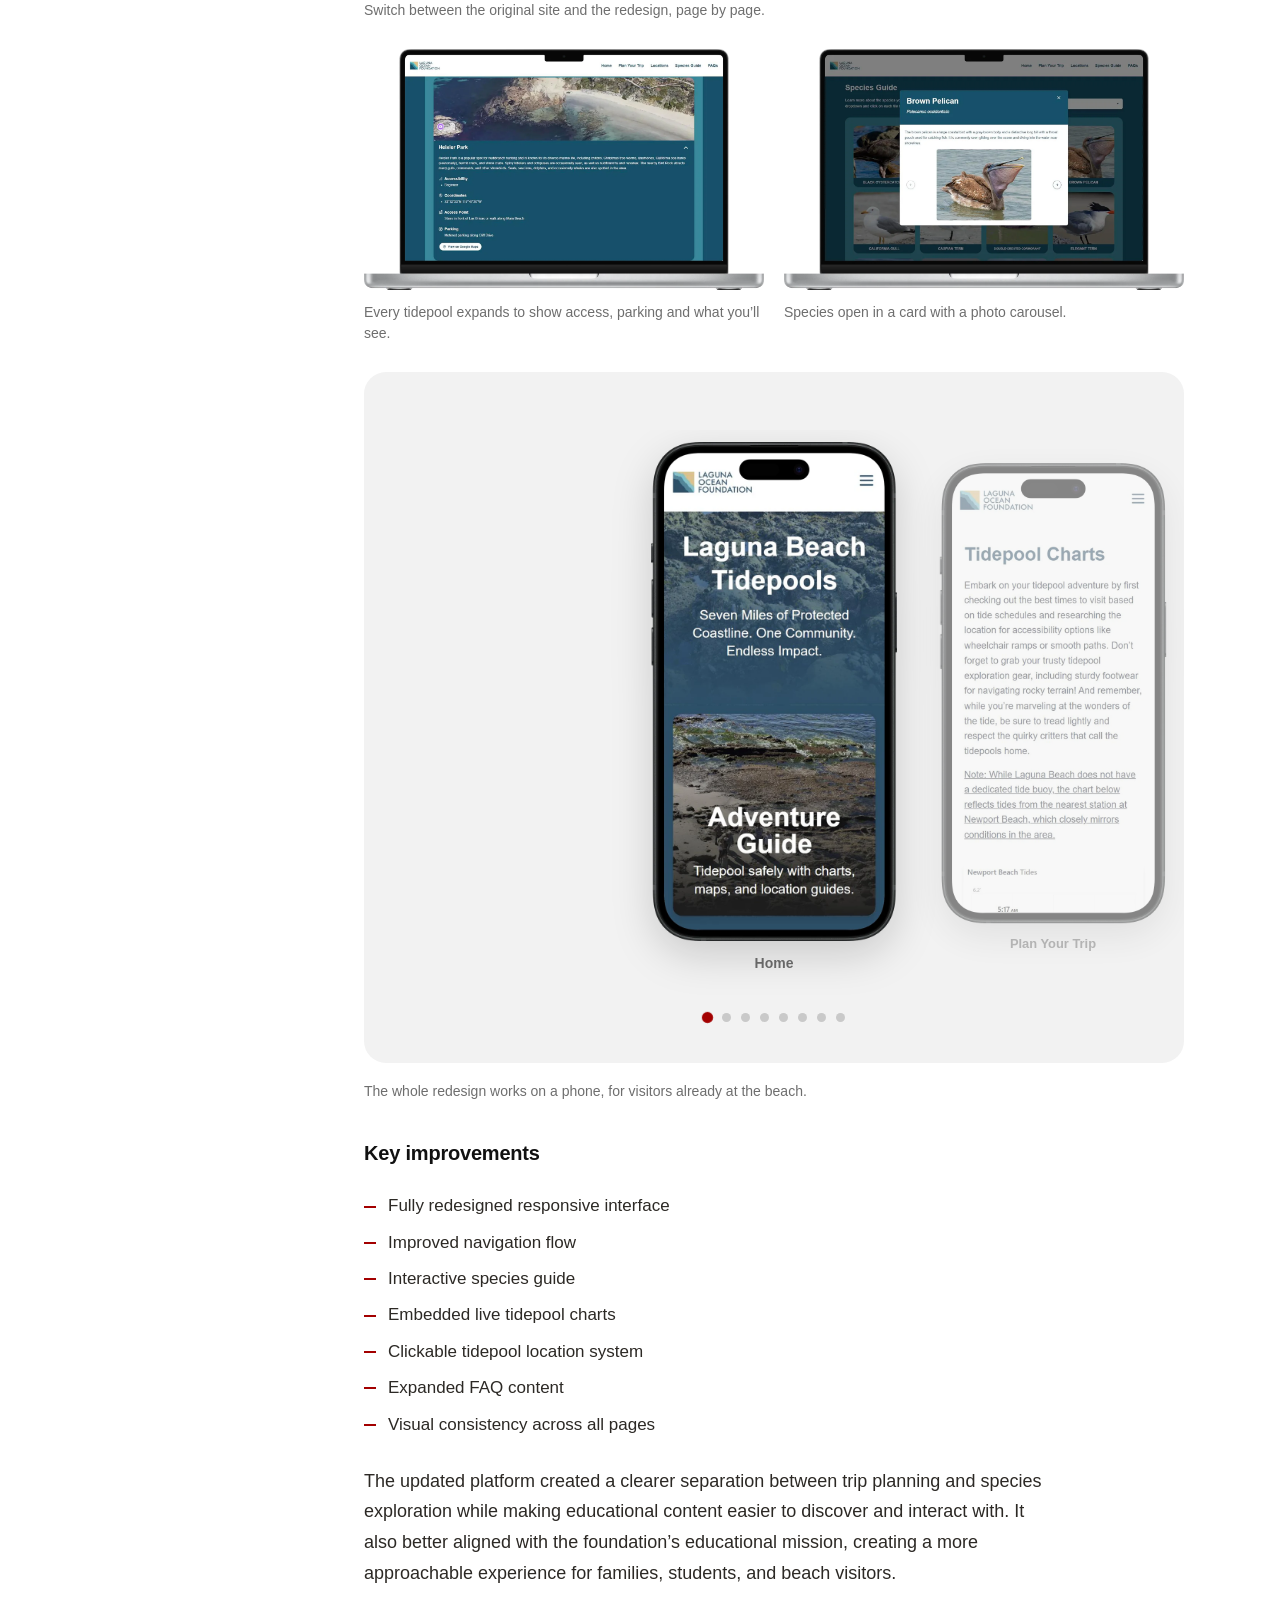
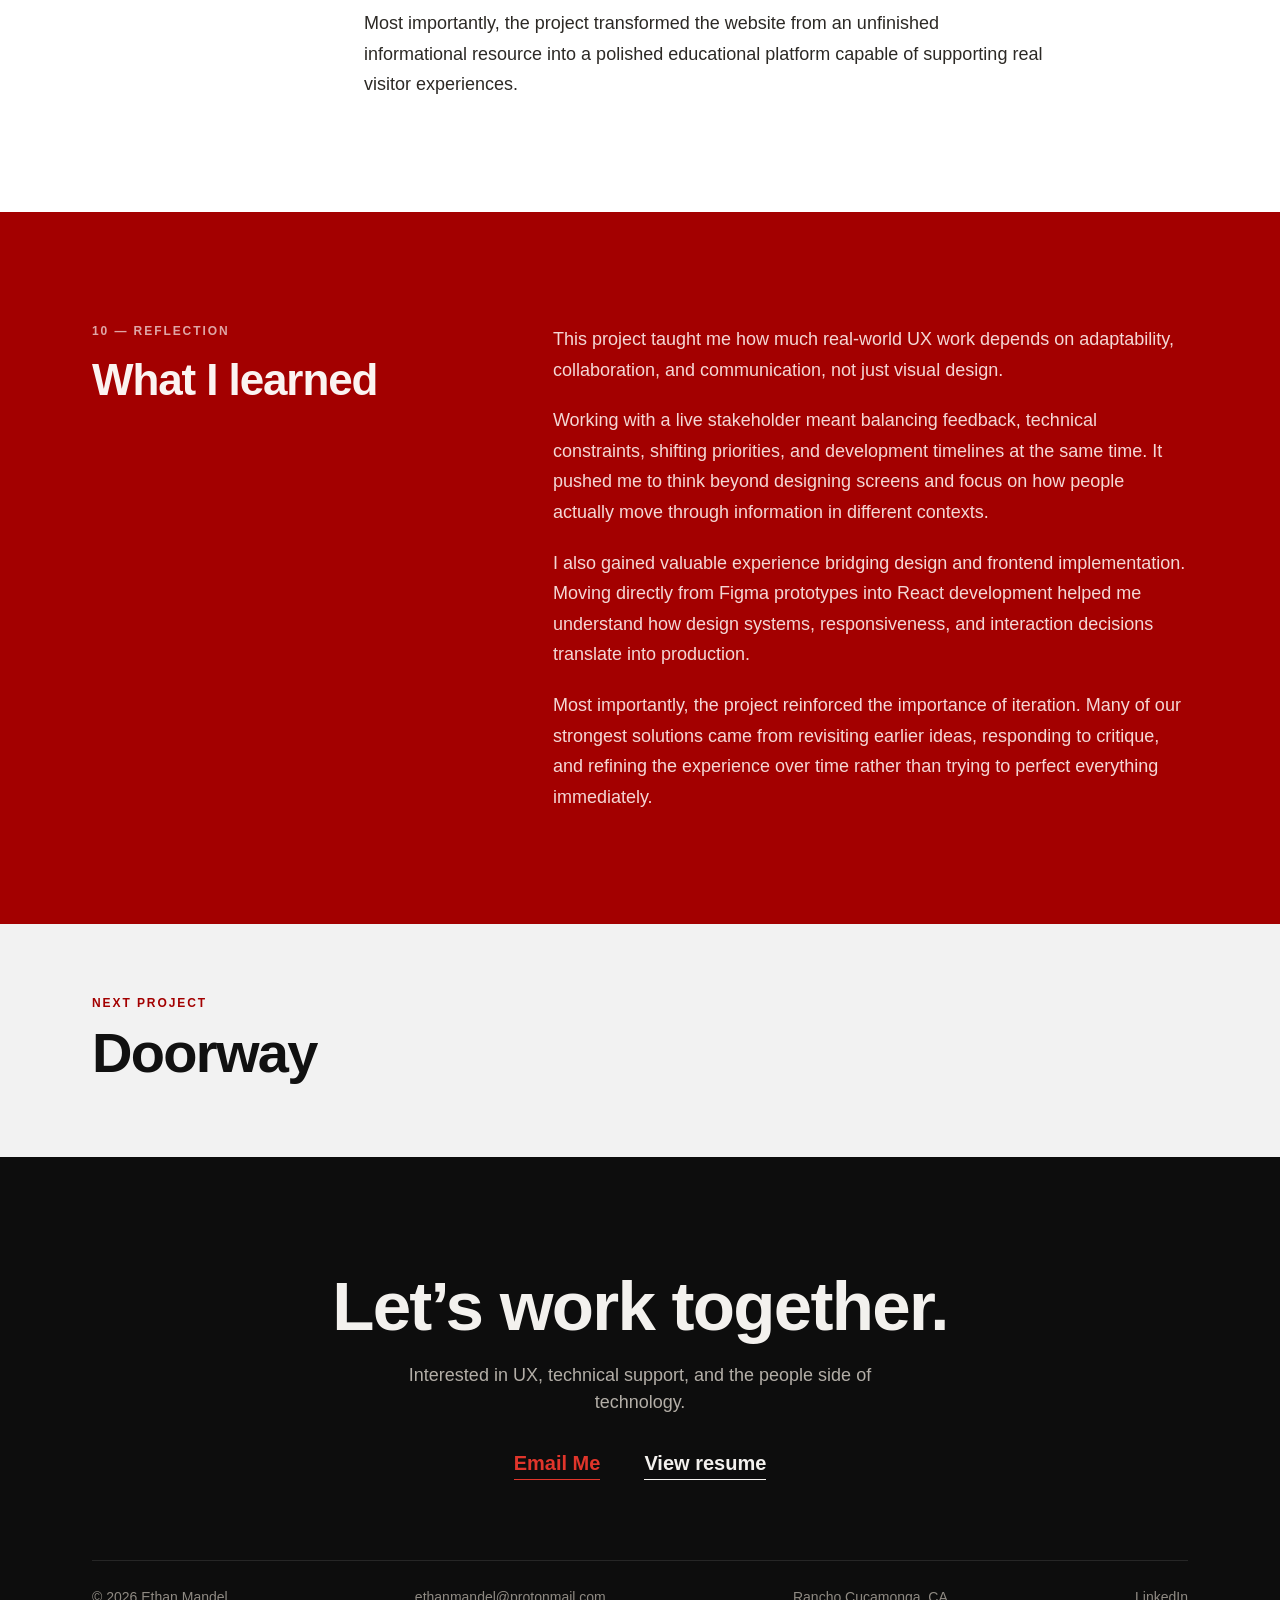
<file: laguna.html>
<!DOCTYPE html>
<html lang="en">
<head>
  <meta charset="UTF-8" />
  <meta name="viewport" content="width=device-width, initial-scale=1.0" />
  <title>Laguna Ocean Foundation Case Study | Ethan Mandel</title>
  <meta name="description" content="Redesigning Laguna Ocean Foundation’s tidepool education site for clearer trip planning, species discovery, and mobile use at the beach. UX and development case study by Ethan Mandel." />
  <meta property="og:title" content="Laguna Ocean Foundation Case Study | Ethan Mandel" />
  <meta property="og:description" content="An easier way to plan a tidepool visit." />
  <meta property="og:image" content="https://mandelethan.com/images/home/og.jpg" />
  <link rel="icon" href="favicon.svg" type="image/svg+xml" />
  <link rel="stylesheet" href="css/site.css?v=2" />
  <link rel="stylesheet" href="css/case-study.css?v=9" />
</head>
<body>

<nav class="nav" aria-label="Main">
  <div class="wrap">
    <a href="index.html" class="nav__logo">ethan mandel</a>
    <div class="nav__links">
      <a href="index.html#about">about me</a>
      <a href="index.html#work" aria-current="page">my work</a>
      <a href="#contact">contact</a>
    </div>
  </div>
</nav>

<!-- HERO -->
<header class="cs-hero">
  <div class="wrap">
    <div>
      <a href="index.html#work" class="back">All work</a>
      <p class="eyebrow">Nonprofit website redesign</p>
      <h1>Laguna Ocean Foundation</h1>
      <p class="cs-hero__lede">Redesigning an educational tidepool site to improve usability, mobile accessibility, and visitor engagement for families, students, and beachgoers.</p>
      <div class="cs-hero__actions">
        <a href="https://laguna-ocean-foundation-six.vercel.app/" class="btn btn--red" target="_blank" rel="noopener">View live site</a>
      </div>
    </div>
    <div class="lag-duo lag-duo--hero" aria-hidden="true">
      <img class="lag-duo__mac" src="images/laguna/mockups/mac-home.webp" alt="" width="1400" height="845" />
      <img class="lag-duo__phone" src="images/laguna/mockups/phone-home.webp" alt="" width="640" height="1300" />
    </div>
    <dl class="facts">
      <div><dt>Role</dt><dd>Lead Dev / UX</dd></div>
      <div><dt>Timeline</dt><dd>10 weeks</dd></div>
      <div><dt>Team</dt><dd>Team Tidepool</dd></div>
      <div><dt>Tools</dt><dd>Figma, Next.js</dd></div>
    </dl>
  </div>
</header>

<!-- CASE STUDY -->
<main class="cs-body section">
  <div class="wrap">
    <nav class="toc" aria-label="Case study contents">
      <p>Contents</p>
      <a href="#background">Background</a>
      <a href="#problem">The problem</a>
      <a href="#users">Users &amp; research</a>
      <a href="#requirements">Requirements</a>
      <a href="#flow">User flow</a>
      <a href="#exploration">Design exploration</a>
      <a href="#development">Development</a>
      <a href="#challenges">Challenges</a>
      <a href="#outcome">Final outcome</a>
    </nav>

    <div class="cs-content">
      <section id="background" class="cs-section">
        <p class="eyebrow">01 — Background</p>
        <h2 class="h2">Project background</h2>
        <div class="flow">
          <div class="prose">
            <p>Laguna Ocean Foundation partnered with our UC Irvine capstone team to redesign their educational website focused on Laguna Beach tidepools. The organization centers on environmental education, conservation awareness, and helping visitors safely explore marine ecosystems.</p>
            <p>The existing site contained useful information, but the experience felt unfinished, difficult to navigate, and inconsistent across devices. Important content such as species information, tidepool locations, and tide schedules was either hard to locate or lacked visual engagement.</p>
          </div>
          <figure>
            <div class="mock-swipe mock-swipe--mac" data-swipe>
              <div class="mock-swipe__track" tabindex="0" aria-label="Pages of the original site, scroll sideways to see each one">
                <div class="mock-swipe__slide"><img src="images/laguna/mockups/mac-old-home.webp" alt="Original homepage with stacked buttons" width="1400" height="845" loading="lazy" /><span>Home</span></div>
                <div class="mock-swipe__slide"><img src="images/laguna/mockups/mac-old-plan-your-trip.webp" alt="Original Plan Your Trip page, a narrow column of text" width="1400" height="845" loading="lazy" /><span>Plan Your Trip</span></div>
                <div class="mock-swipe__slide"><img src="images/laguna/mockups/mac-old-locations-map.webp" alt="Original locations page, a full-width map with no context" width="1400" height="845" loading="lazy" /><span>Locations map</span></div>
                <div class="mock-swipe__slide"><img src="images/laguna/mockups/mac-old-locations-list.webp" alt="Original list of tidepool locations" width="1400" height="845" loading="lazy" /><span>Locations list</span></div>
                <div class="mock-swipe__slide"><img src="images/laguna/mockups/mac-old-species.webp" alt="Original species guide with small thumbnails" width="1400" height="845" loading="lazy" /><span>Species Guide</span></div>
                <div class="mock-swipe__slide"><img src="images/laguna/mockups/mac-old-faqs.webp" alt="Original FAQ page" width="1400" height="845" loading="lazy" /><span>FAQs</span></div>
              </div>
              <div class="mock-swipe__dots" role="group" aria-label="Go to page"></div>
            </div>
            <figcaption class="caption">The original site, page by page.</figcaption>
          </figure>
          <div class="prose">
            <p>Our team inherited both the previous codebase and existing project materials from an earlier capstone team. That meant balancing redesign work with understanding an established technical structure, and adapting to evolving stakeholder feedback throughout development.</p>
            <p>The redesign aimed to create a more engaging experience for educators, families, students, and visitors while improving usability across both desktop and mobile.</p>
          </div>
        </div>
      </section>

      <section id="problem" class="cs-section">
        <p class="eyebrow">02 — The problem</p>
        <h2 class="h2">The original site struggled with clarity, usability, and engagement.</h2>
        <div class="flow">
          <div class="prose">
            <p>The species guide lacked visual hierarchy and mobile usability, making it hard to quickly identify marine life while onsite at the beach. Information about tidepool locations, live tide data, and FAQs was fragmented across the experience, and the desktop interface felt visually incomplete and inconsistent.</p>
            <p>The sponsor also emphasized that the platform should feel more modern and educational without overwhelming people with information.</p>
          </div>
          <h3 class="h3">Main usability issues</h3>
          <ul class="ticks">
            <li>Limited interactivity throughout the site</li>
            <li>Poor desktop optimization</li>
            <li>Difficult navigation flow</li>
            <li>Inconsistent visual design</li>
            <li>Limited discoverability of educational resources</li>
            <li>Non-responsive layouts in several areas</li>
            <li>No embedded live tide information</li>
          </ul>
          <div class="prose">
            <p>Beyond aesthetics, the challenge was to redesign the platform around real visitor behavior, whether someone was planning a trip in advance or actively exploring the tidepools onsite.</p>
          </div>
        </div>
      </section>

      <section id="users" class="cs-section">
        <p class="eyebrow">03 — Users &amp; research</p>
        <h2 class="h2">Understanding who the site needed to serve</h2>
        <div class="flow">
          <div class="prose">
            <p>Through stakeholder discussions and persona development, we identified several core audiences: families planning beach trips, educators organizing student activities, students researching marine ecosystems, nature enthusiasts visiting the tidepools, and children exploring marine life.</p>
          </div>
          <div class="gallery gallery--3">
            <div>
              <div class="media media--bleed"><img src="images/laguna/web/sarah.webp" alt="Persona card for Sarah, the planner" width="1600" height="1200" loading="lazy" /></div>
              <h3>Sarah, the planner</h3>
              <p>An elementary school teacher planning a tidepool trip. She needs clear navigation, safety information, tide schedules, and material she can share with kids.</p>
            </div>
            <div>
              <div class="media media--bleed"><img src="images/laguna/web/james.webp" alt="Persona card for James, the explorer" width="1600" height="1200" loading="lazy" /></div>
              <h3>James, the explorer</h3>
              <p>A marine biology student already at the beach who wants to quickly identify species on his phone while exploring.</p>
            </div>
            <div>
              <div class="media media--bleed"><img src="images/laguna/web/lily.webp" alt="Persona card for Lily, the child user" width="1600" height="1200" loading="lazy" /></div>
              <h3>Lily, the child user</h3>
              <p>A younger visitor discovering marine life through visuals and interaction. Her needs emphasized simplicity, readability, and engagement.</p>
            </div>
          </div>
          <div class="prose">
            <p>A major insight was that people arrived with very different goals depending on context. Some needed trip-planning tools before arriving; others needed fast access to species information in real time at the beach. This became the foundation for restructuring the site’s navigation and user flow.</p>
          </div>
        </div>
      </section>

      <section id="requirements" class="cs-section">
        <p class="eyebrow">04 — Requirements</p>
        <h2 class="h2">Turning stakeholder priorities into design direction</h2>
        <div class="flow">
          <div class="prose">
            <p>After meeting with stakeholders and reviewing previous project documentation, we established a prioritized set of requirements that guided the redesign.</p>
          </div>
          <div class="paths">
            <div>
              <h3>Critical features</h3>
              <p>What the site had to do</p>
              <ul class="ticks">
                <li>Interactive species guide with expandable species information</li>
                <li>Live tidepool data embedded directly on the site</li>
                <li>Fully responsive mobile and desktop layouts</li>
                <li>Clickable tidepool locations with access details</li>
                <li>Expanded FAQ content</li>
                <li>Improved visual consistency</li>
                <li>Alphabetized species for easier browsing</li>
              </ul>
            </div>
            <div>
              <h3>Non-functional goals</h3>
              <p>How it had to feel and hold up</p>
              <ul class="ticks">
                <li>Simple, non-overwhelming information architecture</li>
                <li>Fast-loading pages despite image-heavy content</li>
                <li>Accessibility across devices</li>
                <li>Maintainable for future foundation updates</li>
                <li>Reliable long-term deployment and uptime</li>
              </ul>
            </div>
          </div>
          <div class="prose">
            <p>Rather than redesigning purely for visual polish, the project centered on solving concrete usability and accessibility issues identified through stakeholder feedback and user needs.</p>
          </div>
        </div>
      </section>

      <section id="flow" class="cs-section">
        <p class="eyebrow">05 — User flow</p>
        <h2 class="h2">Separating planning from exploration</h2>
        <div class="flow">
          <div class="prose">
            <p>One of the biggest structural changes was simplifying navigation into two primary pathways based on what visitors were trying to do.</p>
          </div>
          <div class="media"><img src="images/laguna/web/userflow.webp" alt="Laguna user flow diagram splitting into Adventure Guide and Species Guide" width="1390" height="1180" loading="lazy" /></div>
          <div class="paths">
            <div>
              <h3>Adventure Guide</h3>
              <p>For people planning a trip</p>
              <ul class="ticks">
                <li>Tidepool maps</li>
                <li>Live tide schedules</li>
                <li>Marine Protected Area information</li>
                <li>Trip preparation resources</li>
              </ul>
            </div>
            <div>
              <h3>Species Guide</h3>
              <p>For people already exploring onsite</p>
              <ul class="ticks">
                <li>Marine life identification</li>
                <li>Expandable species cards</li>
                <li>Visual learning</li>
                <li>Faster mobile interaction</li>
              </ul>
            </div>
          </div>
          <div class="prose">
            <p>Separating these flows created a clearer mental model and reduced how much information competed for attention at once. The updated flow became the foundation for our personas, wireframes, and final interface decisions.</p>
          </div>
        </div>
      </section>

      <section id="exploration" class="cs-section">
        <p class="eyebrow">06 — Design exploration</p>
        <h2 class="h2">Iterating through layout, navigation, and visual direction</h2>
        <div class="flow">
          <div class="prose">
            <p>The design evolved heavily through sponsor feedback and changing visual direction. We explored multiple homepage layouts, FAQ structures, species guide interfaces, and navigation systems before arriving at the final experience.</p>
          </div>

          <h3 class="h3">Low-fidelity species guide wireframes</h3>
          <div class="gallery gallery--2">
            <div class="media"><img src="images/laguna/web/lofispecies.webp" alt="Low-fidelity species guide wireframe" width="1600" height="1228" loading="lazy" /></div>
            <div class="media"><img src="images/laguna/web/lofispecies2.webp" alt="Low-fidelity species guide wireframe variation" width="1600" height="1148" loading="lazy" /></div>
          </div>

          <h3 class="h3">Alternate FAQ layouts</h3>
          <div class="gallery gallery--3">
            <div class="media media--bleed"><img src="images/laguna/web/newfaq.webp" alt="FAQ redesign, version one" width="1312" height="746" loading="lazy" /></div>
            <div class="media media--bleed"><img src="images/laguna/web/newfaq1.webp" alt="FAQ redesign, version two" width="1312" height="748" loading="lazy" /></div>
            <div class="media media--bleed"><img src="images/laguna/web/newfaq2.webp" alt="FAQ redesign, version three" width="1130" height="638" loading="lazy" /></div>
          </div>

          <h3 class="h3">Homepage redesign drafts</h3>
          <div class="gallery gallery--2">
            <div class="media media--bleed"><img src="images/laguna/web/newhero.webp" alt="Homepage redesign desktop draft" width="1600" height="866" loading="lazy" /></div>
            <div class="media"><img src="images/laguna/web/herohifi.webp" alt="Homepage high-fidelity mobile draft" width="881" height="1600" loading="lazy" style="max-width: 46%; margin: 0 auto;" /></div>
          </div>

          <h3 class="h3">Interactive map concepts</h3>
          <div class="gallery gallery--2">
            <div class="media"><img src="images/laguna/web/hifilocation.webp" alt="High-fidelity location screen" width="420" height="826" loading="lazy" style="max-width: 56%; margin: 0 auto;" /></div>
            <div class="media"><img src="images/laguna/web/hifilocationmap.webp" alt="High-fidelity location map screen" width="700" height="928" loading="lazy" style="max-width: 80%; margin: 0 auto;" /></div>
          </div>

          <h3 class="h3">Plan Your Trip iterations</h3>
          <div class="gallery gallery--2">
            <div class="media"><img src="images/laguna/web/planyourtriphifi.webp" alt="Plan Your Trip high-fidelity screen" width="1085" height="1021" loading="lazy" /></div>
            <div class="media"><img src="images/laguna/web/planyourtriphifi2.webp" alt="Plan Your Trip high-fidelity mobile screen" width="937" height="1600" loading="lazy" style="max-width: 52%; margin: 0 auto;" /></div>
          </div>

          <h3 class="h3">Species guide high-fidelity exploration</h3>
          <div class="gallery gallery--2">
            <div class="media media--bleed"><img src="images/laguna/web/specieshifi.webp" alt="Species guide high-fidelity screen one" width="1440" height="1065" loading="lazy" /></div>
            <div class="media media--bleed"><img src="images/laguna/web/specieshifi2.webp" alt="Species guide high-fidelity screen two" width="1440" height="779" loading="lazy" /></div>
            <div class="media media--bleed"><img src="images/laguna/web/specieshifi3.webp" alt="Species guide high-fidelity screen three" width="1440" height="779" loading="lazy" /></div>
            <div class="media media--bleed"><img src="images/laguna/web/specieshifi4.webp" alt="Species guide high-fidelity screen four" width="1440" height="779" loading="lazy" /></div>
          </div>

          <div class="prose">
            <p>The species guide was one of the most heavily iterated parts of the site. We explored different organizational methods, popup interactions, dropdown systems, and visual layouts to improve usability without overwhelming people. Figma served as both a collaborative planning tool and a way to iterate quickly on sponsor critique before implementation.</p>
          </div>
        </div>
      </section>

      <section id="development" class="cs-section">
        <p class="eyebrow">07 — Development</p>
        <h2 class="h2">Translating Figma into a working site</h2>
        <div class="flow">
          <div class="prose">
            <p>A major portion of the project involved translating high-fidelity designs into a fully functional React and Next.js website.</p>
          </div>
          <ul class="ticks">
            <li>Responsive layouts for mobile and desktop</li>
            <li>Interactive species cards</li>
            <li>Live tidepool widgets embedded directly in the site</li>
            <li>Expandable location information</li>
            <li>Improved accessibility and keyboard navigation</li>
            <li>Visual consistency across pages</li>
          </ul>
          <figure>
            <div class="lag-duo lag-duo--panel">
              <img src="images/laguna/mockups/mac-plan-maps.webp" alt="Plan Your Trip on desktop, with the Tidepool Maps and Marine Protected Areas sections" width="1400" height="845" loading="lazy" class="lag-duo__mac" />
              <img src="images/laguna/mockups/phone-plan-chart.webp" alt="Plan Your Trip on a phone, with the live tide chart" width="640" height="1300" loading="lazy" class="lag-duo__phone" />
            </div>
            <figcaption class="caption">Plan Your Trip on desktop and on a phone, with the live tide chart embedded.</figcaption>
          </figure>
          <figure>
            <div class="mock-seq mock-seq--4">
              <div><img src="images/laguna/mockups/phone-locations.webp" alt="The locations page on a phone" width="640" height="1300" loading="lazy" /><span>Pick a tidepool</span></div>
              <div><img src="images/laguna/mockups/phone-location-detail.webp" alt="Heisler Park expanded with accessibility, coordinates, access point and parking" width="640" height="1300" loading="lazy" /><span>Details expand</span></div>
              <div><img src="images/laguna/mockups/phone-species.webp" alt="The species guide on a phone" width="640" height="1300" loading="lazy" /><span>Browse species</span></div>
              <div><img src="images/laguna/mockups/phone-species-card.webp" alt="The Brown Pelican species card open, with a photo carousel" width="640" height="1300" loading="lazy" /><span>Open a card</span></div>
            </div>
            <figcaption class="caption">Locations and species open in place, so visitors never lose their spot.</figcaption>
          </figure>
          <div class="prose">
            <p>A primary focus was the interactive species guide: alphabetized organization, expandable popup cards, better imagery, improved mobile usability, and keyboard event handling for accessibility.</p>
            <p>Because the project inherited an existing codebase, development also meant understanding prior architectural decisions while restructuring parts of the frontend to support the redesigned experience. The project became a strong balance between UX thinking and frontend execution.</p>
          </div>
        </div>
      </section>

      <section id="challenges" class="cs-section">
        <p class="eyebrow">08 — Challenges</p>
        <h2 class="h2">Working through changing feedback and collaboration friction</h2>
        <div class="prose">
          <p>One of the biggest challenges was adapting to evolving stakeholder feedback while development was already underway. Several layouts and design directions changed mid-sprint after additional sponsor discussions, which required rapid iteration and restructuring of both designs and implemented components.</p>
          <p>We also faced technical collaboration challenges early on, particularly around Git workflows. Since several teammates were new to collaborative Git, there was an initial learning curve with branches, pull requests, merge conflicts, and keeping frontend changes in sync.</p>
          <p>Another challenge was balancing desktop and mobile at the same time. Some layouts that worked well on mobile felt visually weak on desktop and needed substantial redesign later in the process.</p>
          <p>Despite these challenges, the project strengthened our ability to collaborate, adapt quickly, and keep progress moving in a real-world stakeholder environment.</p>
        </div>
      </section>

      <section id="outcome" class="cs-section">
        <p class="eyebrow">09 — Final outcome</p>
        <h2 class="h2">A more cohesive and engaging educational experience</h2>
        <div class="flow">
          <div class="compare" data-compare>
            <div class="compare__screen">
                <img src="images/laguna/mockups/mac-home.webp" alt="Redesigned Home page" width="1400" height="845" loading="lazy" data-page="0" data-when="after" />
                <img src="images/laguna/mockups/mac-old-home.webp" alt="Original Home page" width="1400" height="845" loading="lazy" data-page="0" data-when="before" />
                <img src="images/laguna/mockups/mac-plan-your-trip.webp" alt="Redesigned Plan Your Trip page" width="1400" height="845" loading="lazy" data-page="1" data-when="after" />
                <img src="images/laguna/mockups/mac-old-plan-your-trip.webp" alt="Original Plan Your Trip page" width="1400" height="845" loading="lazy" data-page="1" data-when="before" />
                <img src="images/laguna/mockups/mac-locations.webp" alt="Redesigned Locations page" width="1400" height="845" loading="lazy" data-page="2" data-when="after" />
                <img src="images/laguna/mockups/mac-old-locations-map.webp" alt="Original Locations page" width="1400" height="845" loading="lazy" data-page="2" data-when="before" />
                <img src="images/laguna/mockups/mac-species.webp" alt="Redesigned Species page" width="1400" height="845" loading="lazy" data-page="3" data-when="after" />
                <img src="images/laguna/mockups/mac-old-species.webp" alt="Original Species page" width="1400" height="845" loading="lazy" data-page="3" data-when="before" />
                <img src="images/laguna/mockups/mac-faqs.webp" alt="Redesigned FAQs page" width="1400" height="845" loading="lazy" data-page="4" data-when="after" />
                <img src="images/laguna/mockups/mac-old-faqs.webp" alt="Original FAQs page" width="1400" height="845" loading="lazy" data-page="4" data-when="before" />
            </div>
            <div class="compare__controls">
              <div class="compare__when" role="group" aria-label="Show the original or the redesign">
                <button type="button" data-when="before" aria-pressed="false">Before</button>
                <button type="button" data-when="after" aria-pressed="true">After</button>
              </div>
              <div class="compare__pages" role="group" aria-label="Page">
                <button type="button" data-page="0" aria-pressed="true">Home</button>
                <button type="button" data-page="1" aria-pressed="false">Plan Your Trip</button>
                <button type="button" data-page="2" aria-pressed="false">Locations</button>
                <button type="button" data-page="3" aria-pressed="false">Species</button>
                <button type="button" data-page="4" aria-pressed="false">FAQs</button>
              </div>
            </div>
          </div>
          <p class="caption">Switch between the original site and the redesign, page by page.</p>
          <div class="gallery gallery--2 lag-open">
            <figure><img src="images/laguna/mockups/mac-location-detail.webp" alt="Heisler Park expanded on desktop, with its photo, description and visitor details" width="1400" height="845" loading="lazy" /><figcaption class="caption">Every tidepool expands to show access, parking and what you’ll see.</figcaption></figure>
            <figure><img src="images/laguna/mockups/mac-species-card.webp" alt="The Brown Pelican species card open on desktop" width="1400" height="845" loading="lazy" /><figcaption class="caption">Species open in a card with a photo carousel.</figcaption></figure>
          </div>
          <figure>
            <div class="mock-swipe" data-swipe>
              <div class="mock-swipe__track" tabindex="0" aria-label="The redesign on a phone, scroll sideways to see each page">
                <div class="mock-swipe__slide"><img src="images/laguna/mockups/phone-home.webp" alt="Home on a phone" width="640" height="1300" loading="lazy" /><span>Home</span></div>
                <div class="mock-swipe__slide"><img src="images/laguna/mockups/phone-plan-top.webp" alt="Plan Your Trip on a phone" width="640" height="1300" loading="lazy" /><span>Plan Your Trip</span></div>
                <div class="mock-swipe__slide"><img src="images/laguna/mockups/phone-plan-chart.webp" alt="Tide chart on a phone" width="640" height="1300" loading="lazy" /><span>Tide chart</span></div>
                <div class="mock-swipe__slide"><img src="images/laguna/mockups/phone-locations.webp" alt="Locations on a phone" width="640" height="1300" loading="lazy" /><span>Locations</span></div>
                <div class="mock-swipe__slide"><img src="images/laguna/mockups/phone-location-detail.webp" alt="A location, opened on a phone" width="640" height="1300" loading="lazy" /><span>A location, opened</span></div>
                <div class="mock-swipe__slide"><img src="images/laguna/mockups/phone-species.webp" alt="Species Guide on a phone" width="640" height="1300" loading="lazy" /><span>Species Guide</span></div>
                <div class="mock-swipe__slide"><img src="images/laguna/mockups/phone-species-card.webp" alt="A species card on a phone" width="640" height="1300" loading="lazy" /><span>A species card</span></div>
                <div class="mock-swipe__slide"><img src="images/laguna/mockups/phone-faqs.webp" alt="FAQs on a phone" width="640" height="1300" loading="lazy" /><span>FAQs</span></div>
              </div>
              <div class="mock-swipe__dots" role="group" aria-label="Go to page"></div>
            </div>
            <figcaption class="caption">The whole redesign works on a phone, for visitors already at the beach.</figcaption>
          </figure>
          <h3 class="h3">Key improvements</h3>
          <ul class="ticks">
            <li>Fully redesigned responsive interface</li>
            <li>Improved navigation flow</li>
            <li>Interactive species guide</li>
            <li>Embedded live tidepool charts</li>
            <li>Clickable tidepool location system</li>
            <li>Expanded FAQ content</li>
            <li>Visual consistency across all pages</li>
          </ul>
          <div class="prose">
            <p>The updated platform created a clearer separation between trip planning and species exploration while making educational content easier to discover and interact with. It also better aligned with the foundation’s educational mission, creating a more approachable experience for families, students, and beach visitors.</p>
            <p>Most importantly, the project transformed the website from an unfinished informational resource into a polished educational platform capable of supporting real visitor experiences.</p>
          </div>
        </div>
      </section>
    </div>
  </div>
</main>

<!-- REFLECTION -->
<section id="reflection" class="takeaways section">
  <div class="wrap">
    <div>
      <p class="eyebrow">10 — Reflection</p>
      <h2 class="h2">What I learned</h2>
    </div>
    <div class="prose">
      <p>This project taught me how much real-world UX work depends on adaptability, collaboration, and communication, not just visual design.</p>
      <p>Working with a live stakeholder meant balancing feedback, technical constraints, shifting priorities, and development timelines at the same time. It pushed me to think beyond designing screens and focus on how people actually move through information in different contexts.</p>
      <p>I also gained valuable experience bridging design and frontend implementation. Moving directly from Figma prototypes into React development helped me understand how design systems, responsiveness, and interaction decisions translate into production.</p>
      <p>Most importantly, the project reinforced the importance of iteration. Many of our strongest solutions came from revisiting earlier ideas, responding to critique, and refining the experience over time rather than trying to perfect everything immediately.</p>
    </div>
  </div>
</section>

<!-- NEXT PROJECT -->
<a class="next" href="doorway.html">
  <div class="wrap">
    <div>
      <p class="eyebrow">Next project</p>
      <h2>Doorway</h2>
    </div>
  </div>
</a>

<!-- CONTACT -->
<footer id="contact" class="contact section">
  <div class="wrap">
    <h2 class="h2">Let’s work together.</h2>
    <p class="contact__sub">Interested in UX, technical support, and the people side of technology.</p>
    <div class="contact__actions">
      <a href="mailto:ethanmandel@protonmail.com" class="btn btn--red">Email Me</a>
      <a href="resume.pdf" class="btn btn--line" target="_blank" rel="noopener">View resume</a>
    </div>
    <div class="contact__meta">
      <span>© 2026 Ethan Mandel</span>
      <a href="mailto:ethanmandel@protonmail.com">ethanmandel@protonmail.com</a>
      <span>Rancho Cucamonga, CA</span>
      <a href="https://www.linkedin.com/in/ethanwmandel/" target="_blank" rel="noopener">LinkedIn</a>
    </div>
  </div>
</footer>

<script src="js/case-study.js?v=3"></script>
<script src="js/nav.js"></script>
</body>
</html>
</file>
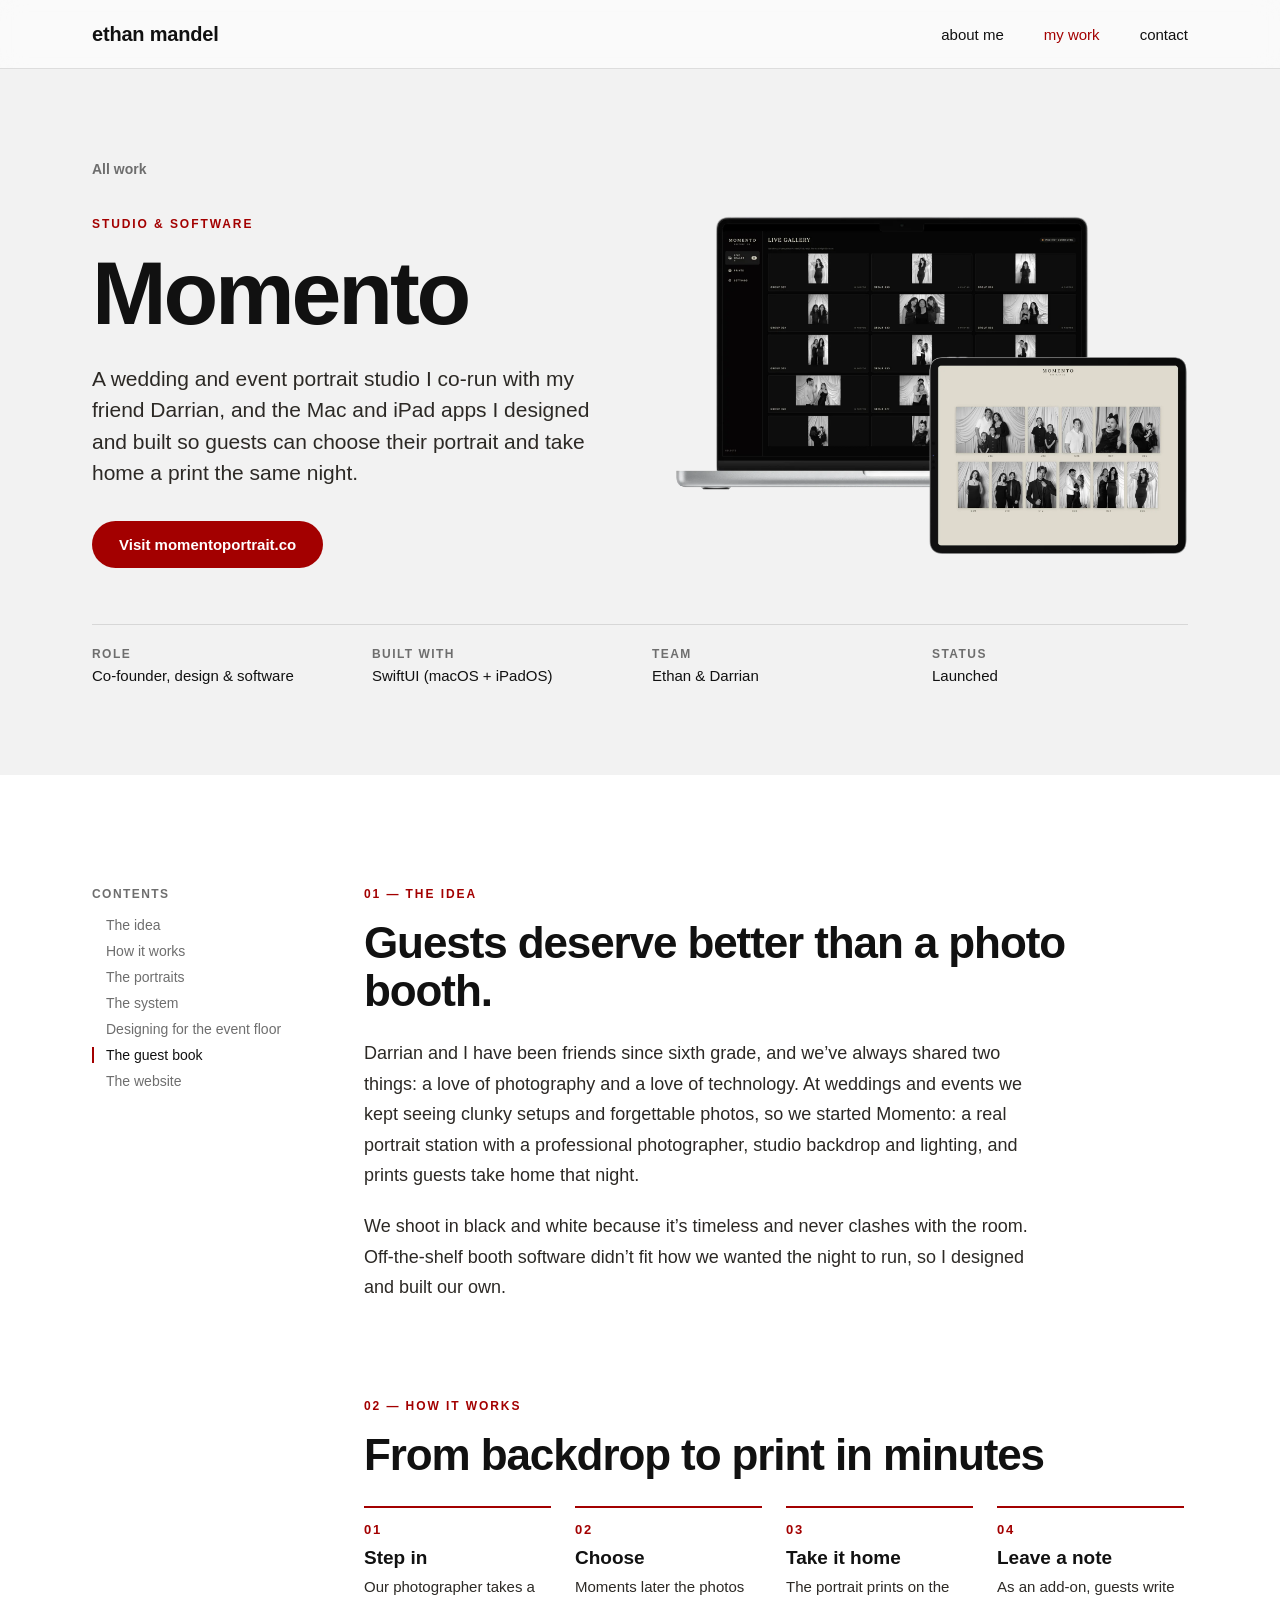
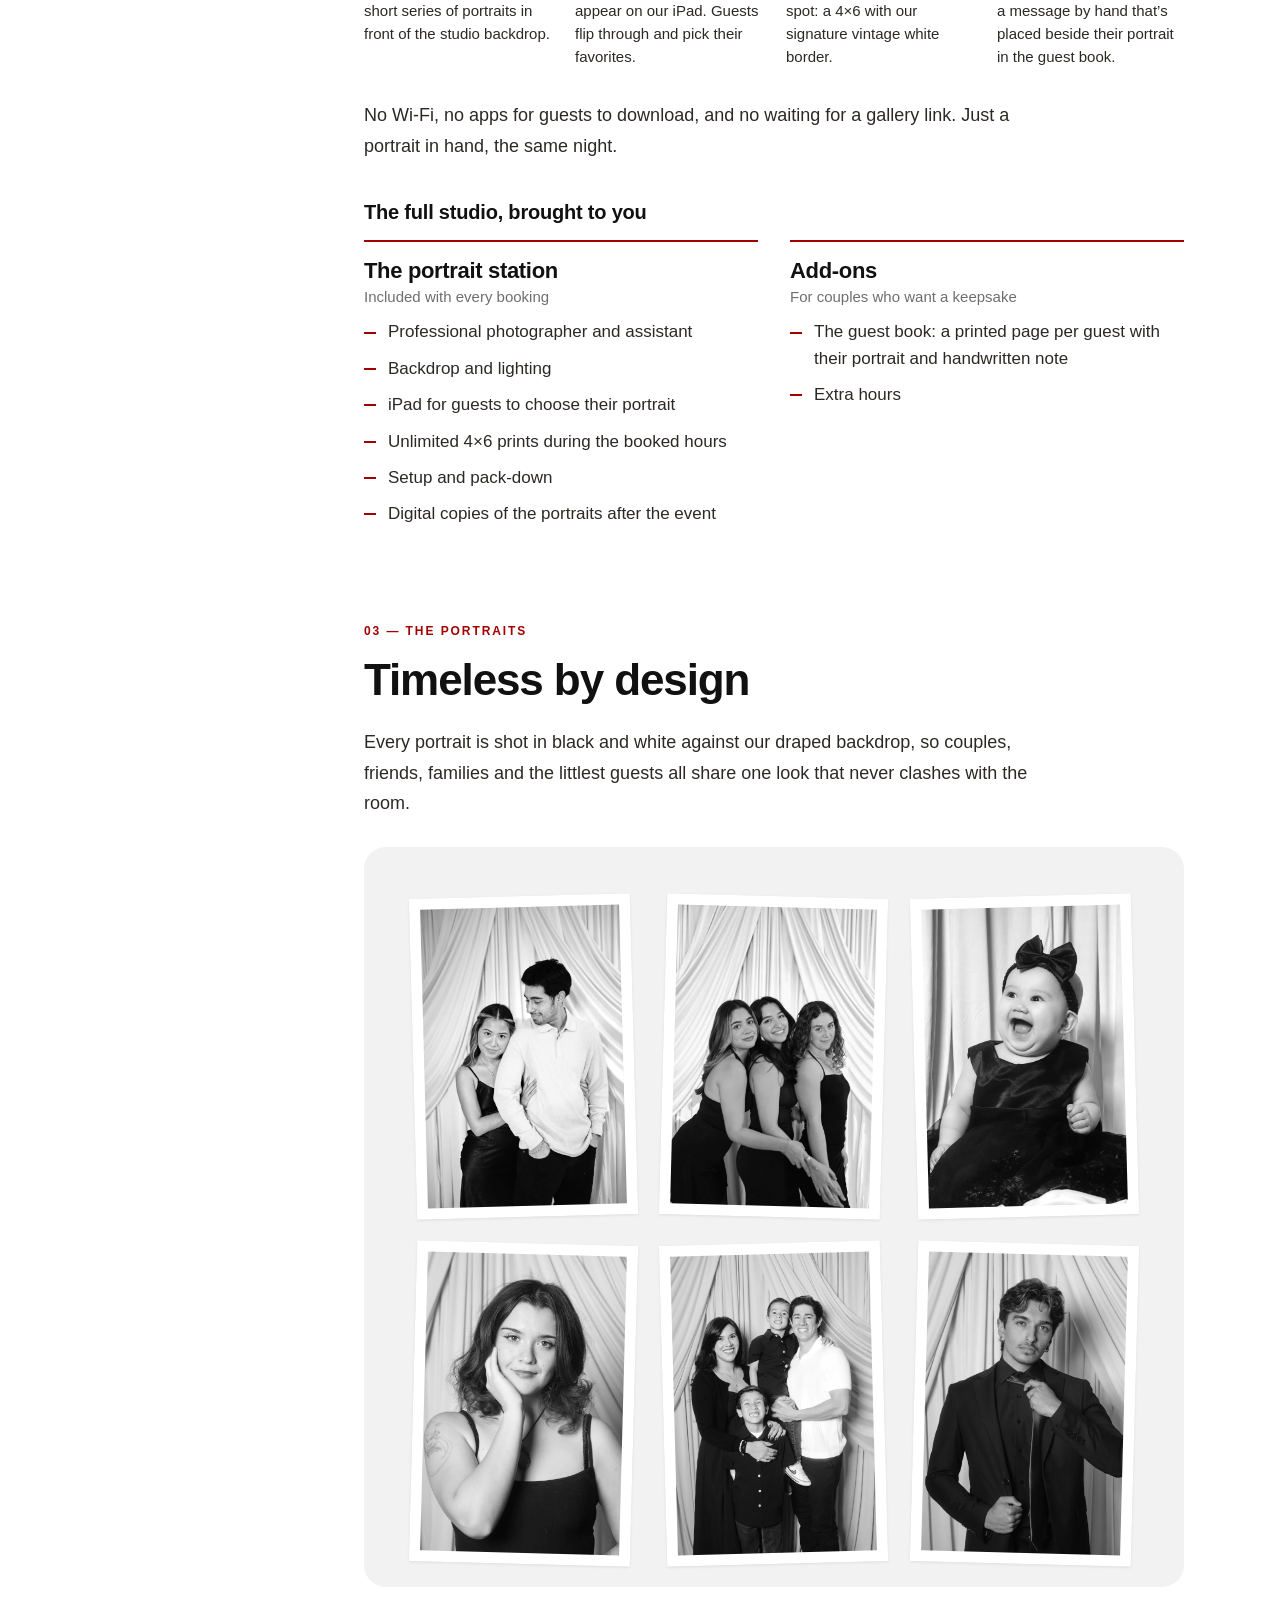
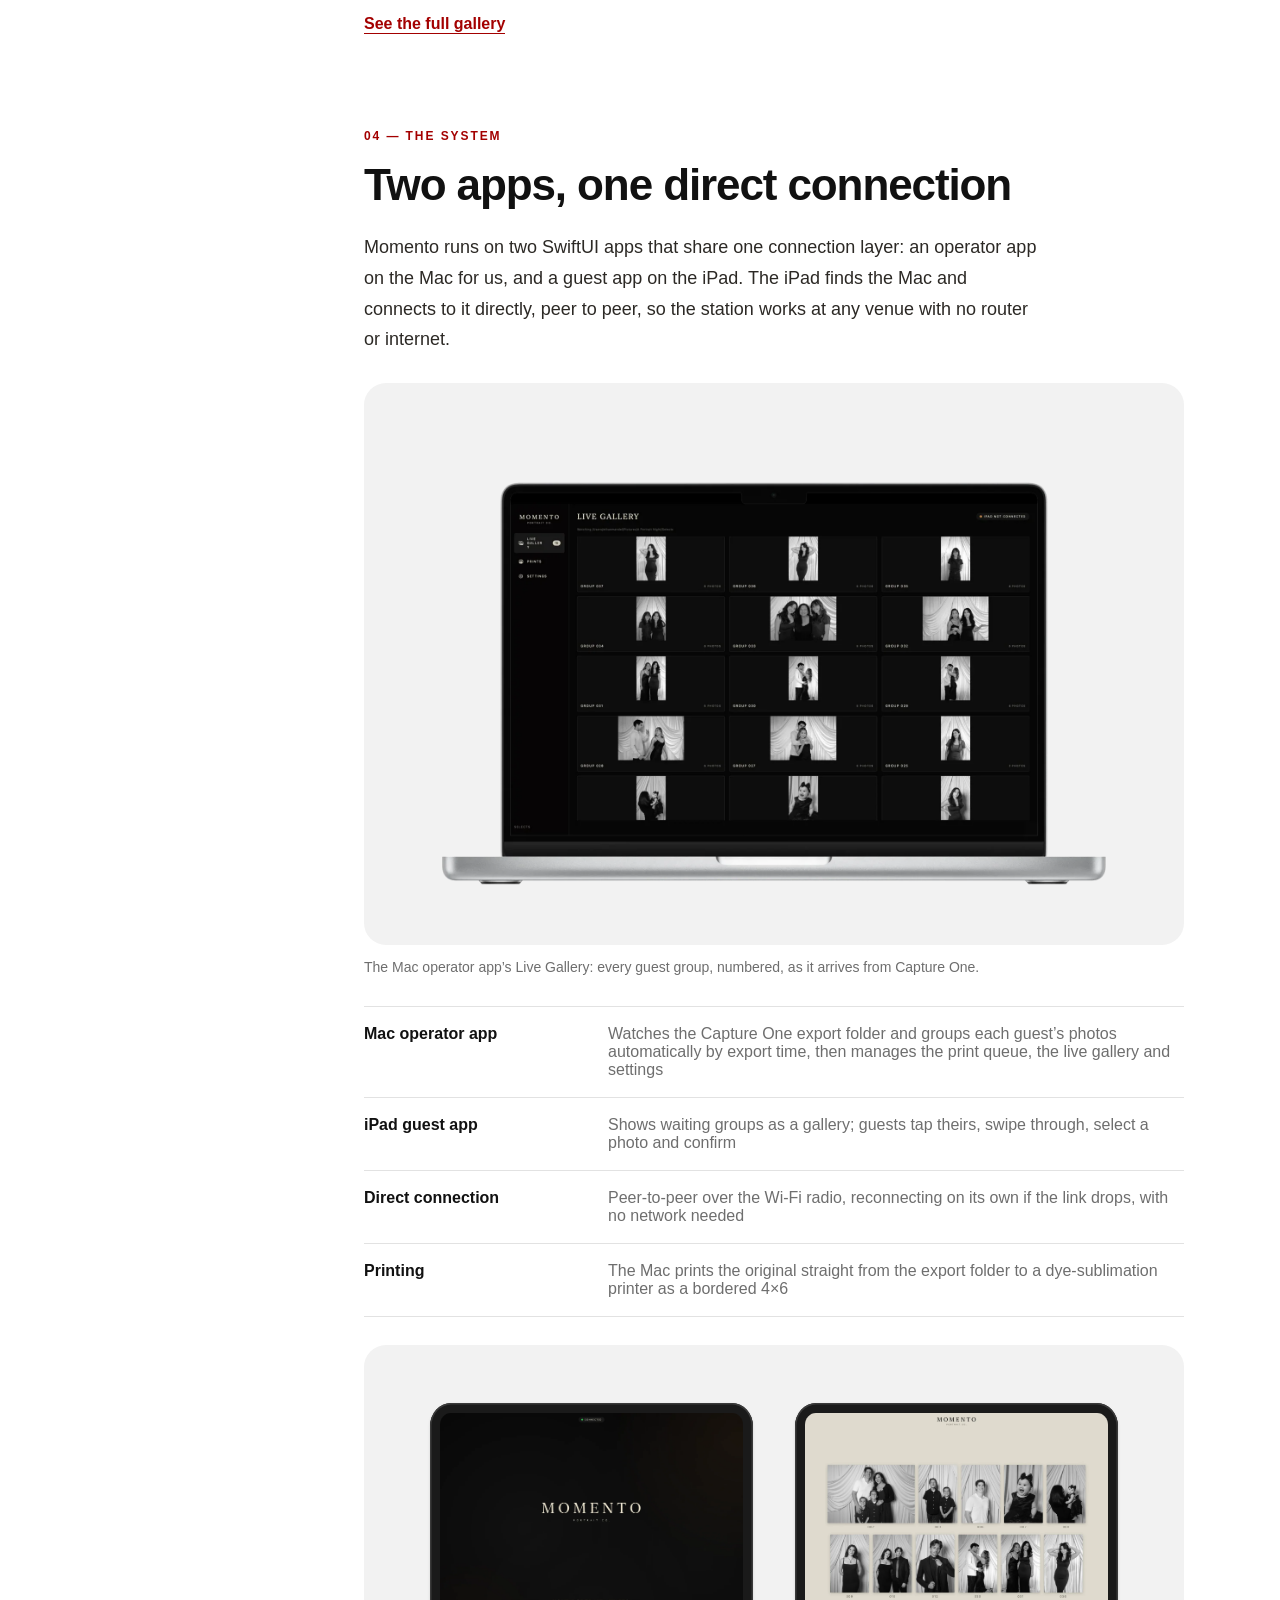
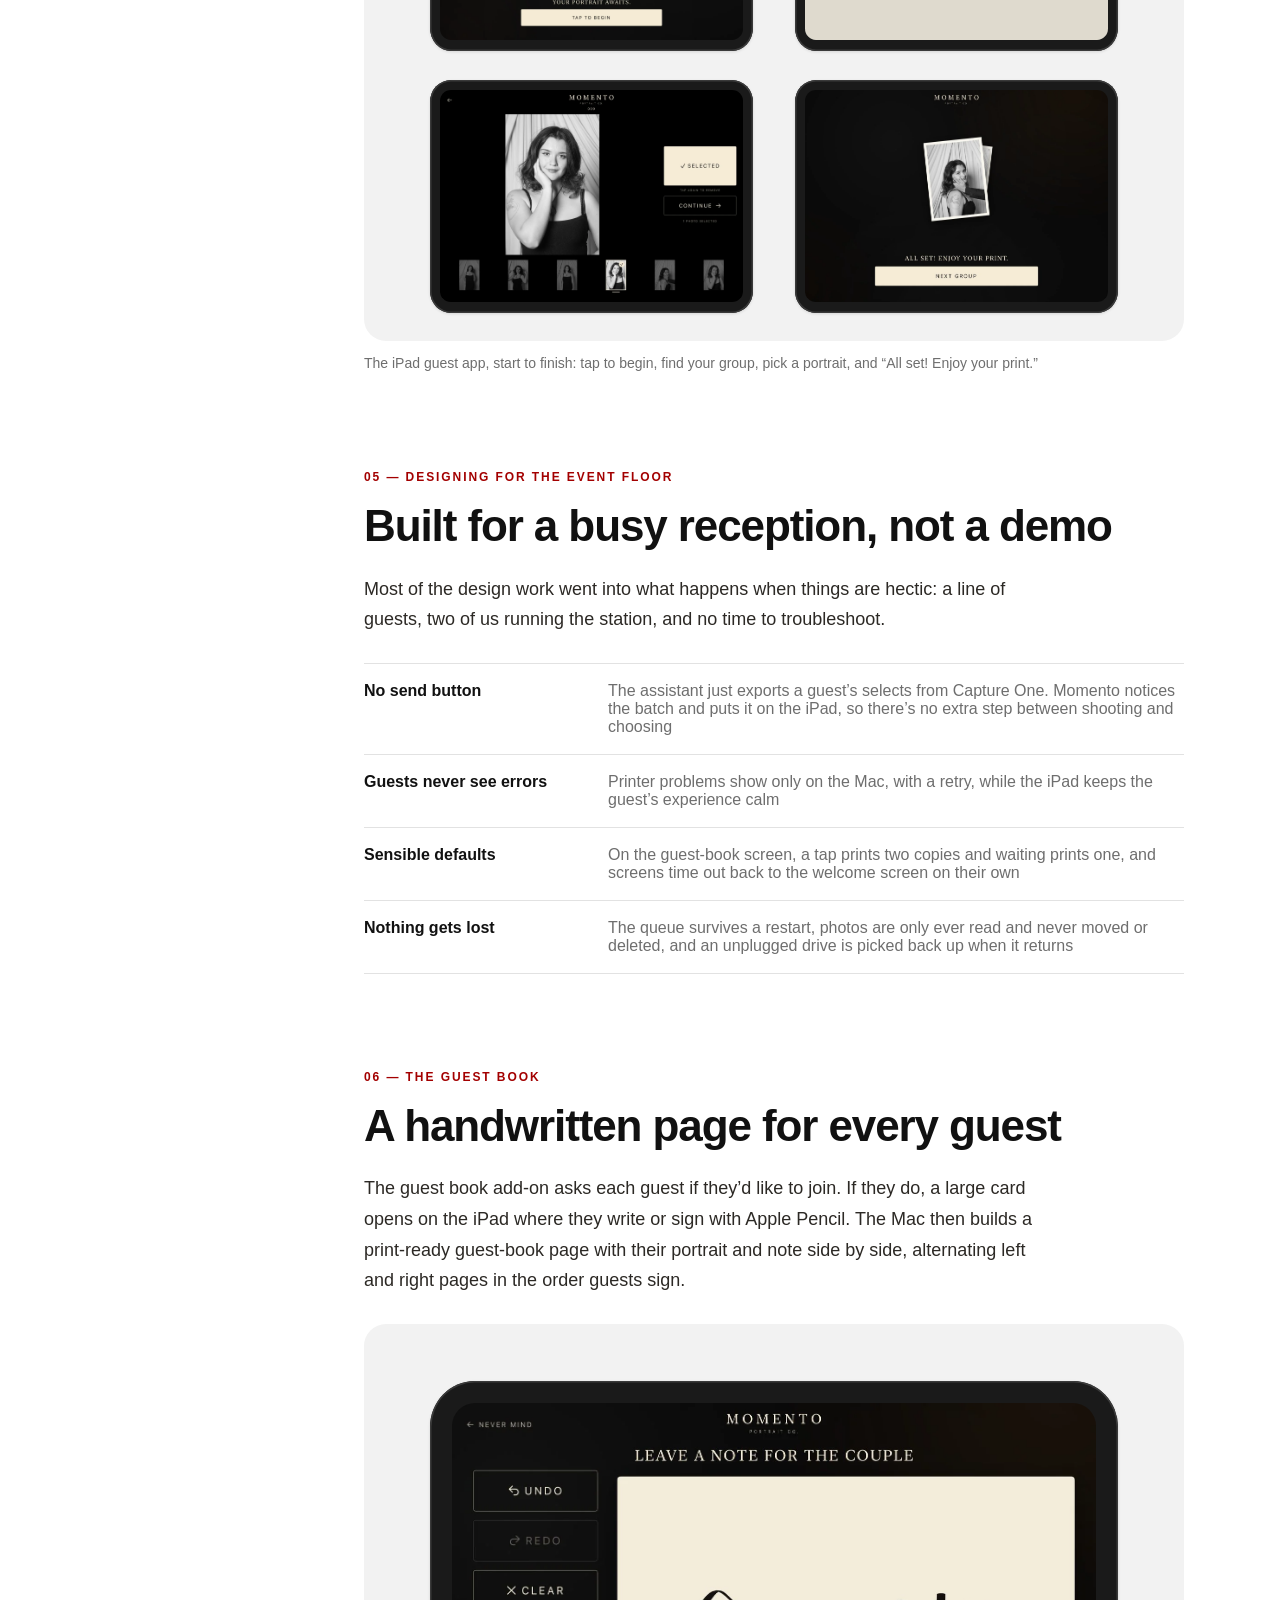
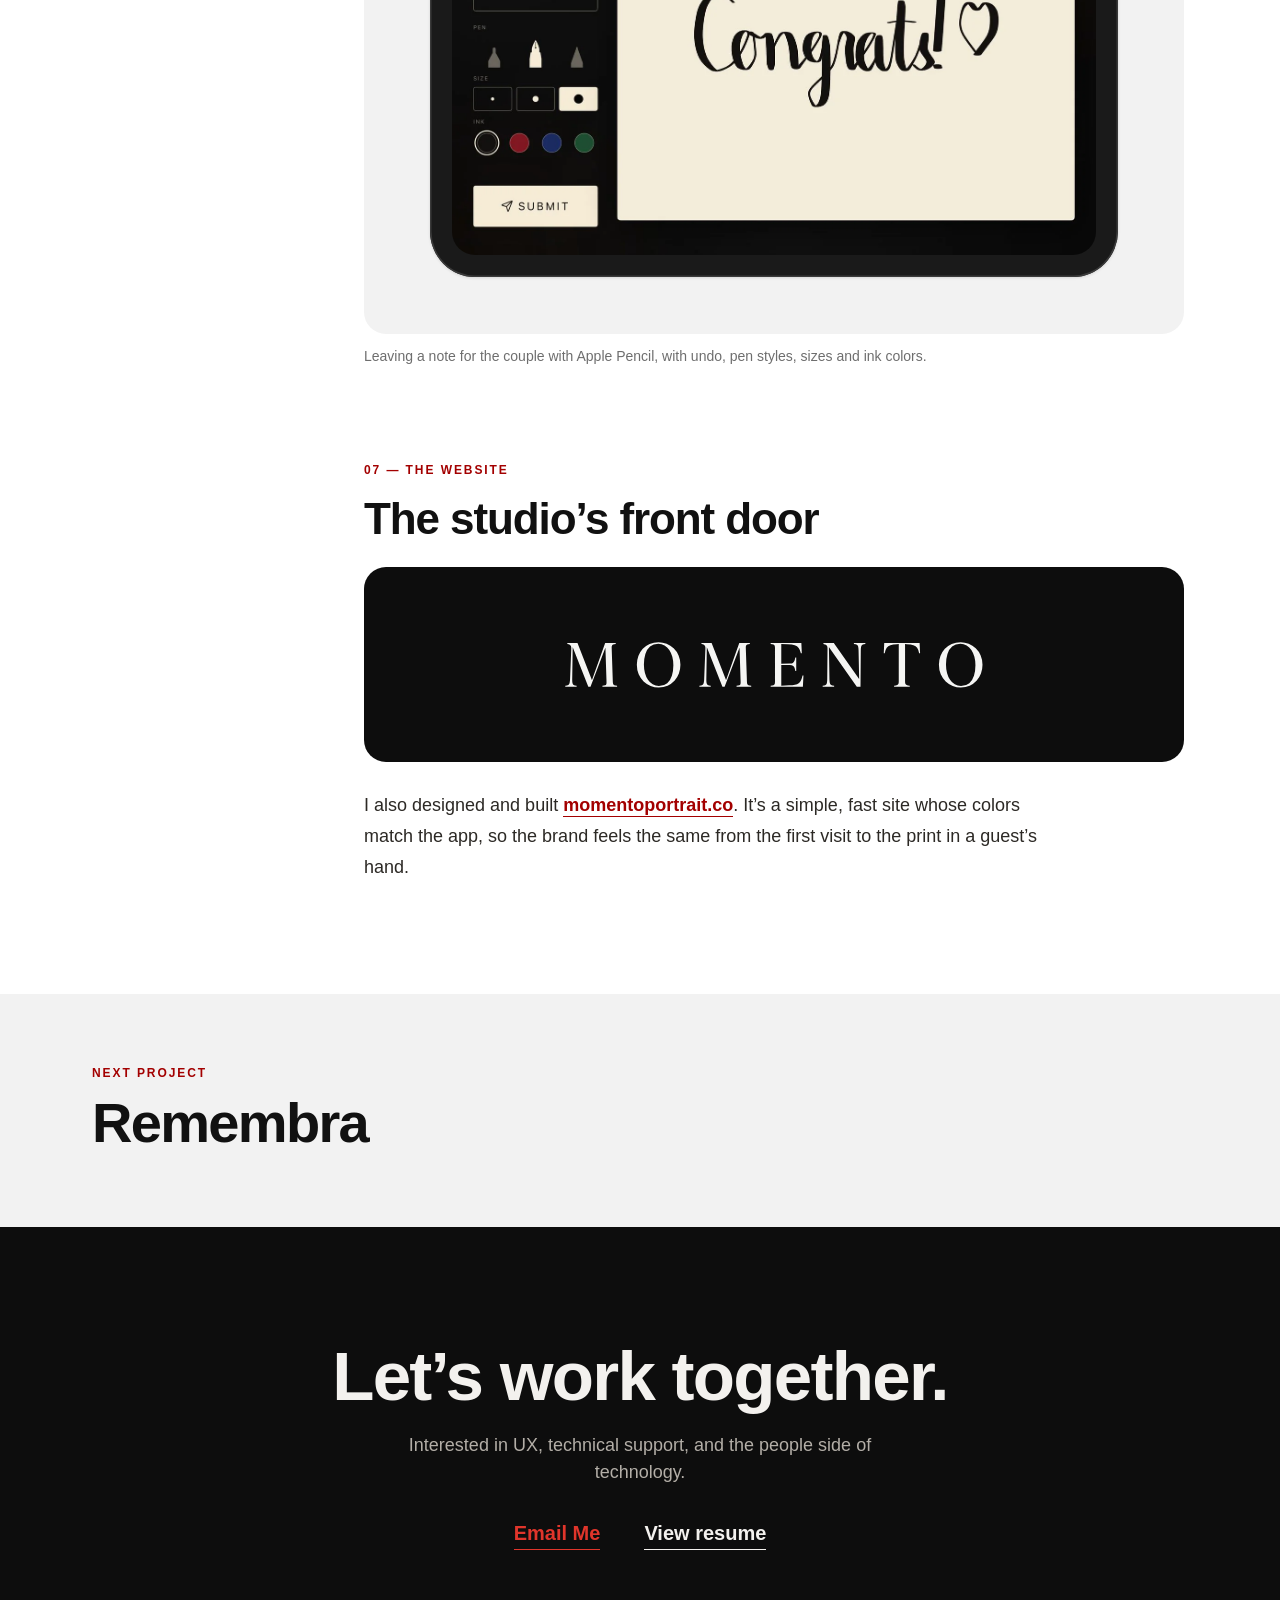
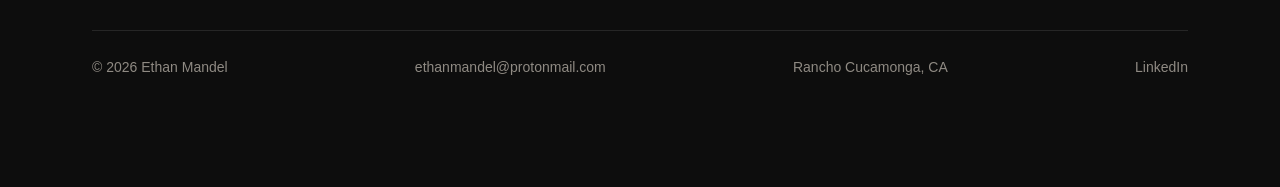
<file: momento.html>
<!DOCTYPE html>
<html lang="en">
<head>
  <meta charset="UTF-8" />
  <meta name="viewport" content="width=device-width, initial-scale=1.0" />
  <title>Momento | Ethan Mandel</title>
  <meta name="description" content="Momento: a wedding and event portrait studio I co-run, with a Mac app and an iPad app I designed and built so guests can choose their portrait and take home a print the same night." />
  <meta property="og:title" content="Momento | Ethan Mandel" />
  <meta property="og:description" content="Wedding portraits, printed on the spot." />
  <meta property="og:image" content="https://mandelethan.com/images/home/og.jpg" />
  <link rel="icon" href="favicon.svg" type="image/svg+xml" />
  <link rel="stylesheet" href="css/site.css?v=2" />
  <link rel="stylesheet" href="css/case-study.css?v=9" />
</head>
<body>

<nav class="nav" aria-label="Main">
  <div class="wrap">
    <a href="index.html" class="nav__logo">ethan mandel</a>
    <div class="nav__links">
      <a href="index.html#about">about me</a>
      <a href="index.html#work" aria-current="page">my work</a>
      <a href="#contact">contact</a>
    </div>
  </div>
</nav>

<!-- HERO -->
<header class="cs-hero">
  <div class="wrap">
    <div>
      <a href="index.html#work" class="back">All work</a>
      <p class="eyebrow">Studio &amp; software</p>
      <h1>Momento</h1>
      <p class="cs-hero__lede">A wedding and event portrait studio I co-run with my friend Darrian, and the Mac and iPad apps I designed and built so guests can choose their portrait and take home a print the same night.</p>
      <div class="cs-hero__actions">
        <a href="https://momentoportrait.co" class="btn btn--red" target="_blank" rel="noopener">Visit momentoportrait.co</a>
      </div>
    </div>
    <div class="hero-devices">
      <img class="duo__mac" src="images/momento/mac-live-gallery.webp" alt="The Momento Mac operator app on a MacBook, showing the Live Gallery of guest groups" width="1600" height="1040" />
      <img class="duo__ipad" src="images/momento/ipad-gallery-framed.webp" alt="The Momento iPad guest app showing the gallery of portrait groups" width="1000" height="774" />
    </div>
    <dl class="facts">
      <div><dt>Role</dt><dd>Co-founder, design &amp; software</dd></div>
      <div><dt>Built with</dt><dd>SwiftUI (macOS + iPadOS)</dd></div>
      <div><dt>Team</dt><dd>Ethan &amp; Darrian</dd></div>
      <div><dt>Status</dt><dd>Launched</dd></div>
    </dl>
  </div>
</header>

<!-- CASE STUDY -->
<main class="cs-body section">
  <div class="wrap">
    <nav class="toc" aria-label="Case study contents">
      <p>Contents</p>
      <a href="#idea">The idea</a>
      <a href="#how">How it works</a>
      <a href="#portraits">The portraits</a>
      <a href="#system">The system</a>
      <a href="#floor">Designing for the event floor</a>
      <a href="#guestbook">The guest book</a>
      <a href="#website">The website</a>
    </nav>

    <div class="cs-content">
      <section id="idea" class="cs-section">
        <p class="eyebrow">01 — The idea</p>
        <h2 class="h2">Guests deserve better than a photo booth.</h2>
        <div class="prose">
          <p>Darrian and I have been friends since sixth grade, and we’ve always shared two things: a love of photography and a love of technology. At weddings and events we kept seeing clunky setups and forgettable photos, so we started Momento: a real portrait station with a professional photographer, studio backdrop and lighting, and prints guests take home that night.</p>
          <p>We shoot in black and white because it’s timeless and never clashes with the room. Off-the-shelf booth software didn’t fit how we wanted the night to run, so I designed and built our own.</p>
        </div>
      </section>

      <section id="how" class="cs-section">
        <p class="eyebrow">02 — How it works</p>
        <h2 class="h2">From backdrop to print in minutes</h2>
        <div class="steps" style="margin-top: 28px;">
          <div><b>01</b><h3>Step in</h3><p>Our photographer takes a short series of portraits in front of the studio backdrop.</p></div>
          <div><b>02</b><h3>Choose</h3><p>Moments later the photos appear on our iPad. Guests flip through and pick their favorites.</p></div>
          <div><b>03</b><h3>Take it home</h3><p>The portrait prints on the spot: a 4×6 with our signature vintage white border.</p></div>
          <div><b>04</b><h3>Leave a note</h3><p>As an add-on, guests write a message by hand that’s placed beside their portrait in the guest book.</p></div>
        </div>
        <div class="prose" style="margin-top: 32px;">
          <p>No Wi-Fi, no apps for guests to download, and no waiting for a gallery link. Just a portrait in hand, the same night.</p>
        </div>
        <h3 class="h3" style="margin: 40px 0 16px;">The full studio, brought to you</h3>
        <div class="paths">
          <div>
            <h3>The portrait station</h3>
            <p>Included with every booking</p>
            <ul class="ticks">
              <li>Professional photographer and assistant</li>
              <li>Backdrop and lighting</li>
              <li>iPad for guests to choose their portrait</li>
              <li>Unlimited 4×6 prints during the booked hours</li>
              <li>Setup and pack-down</li>
              <li>Digital copies of the portraits after the event</li>
            </ul>
          </div>
          <div>
            <h3>Add-ons</h3>
            <p>For couples who want a keepsake</p>
            <ul class="ticks">
              <li>The guest book: a printed page per guest with their portrait and handwritten note</li>
              <li>Extra hours</li>
            </ul>
          </div>
        </div>
      </section>

      <section id="portraits" class="cs-section">
        <p class="eyebrow">03 — The portraits</p>
        <h2 class="h2">Timeless by design</h2>
        <div class="flow">
          <div class="prose">
            <p>Every portrait is shot in black and white against our draped backdrop, so couples, friends, families and the littlest guests all share one look that never clashes with the room.</p>
          </div>
          <div class="print-wall">
            <img src="images/momento/gallery-3.webp" alt="Black-and-white Momento portrait of a couple" width="640" height="960" loading="lazy" />
            <img src="images/momento/gallery-4.webp" alt="Black-and-white Momento portrait of three friends" width="640" height="960" loading="lazy" />
            <img src="images/momento/gallery-8.webp" alt="Black-and-white Momento portrait of a laughing baby in a bow" width="640" height="960" loading="lazy" />
            <img src="images/momento/gallery-1.webp" alt="Black-and-white Momento portrait of a guest" width="640" height="960" loading="lazy" />
            <img src="images/momento/gallery-5.webp" alt="Black-and-white Momento portrait of a family of four" width="640" height="960" loading="lazy" />
            <img src="images/momento/gallery-2.webp" alt="Black-and-white Momento portrait of a guest in a suit" width="640" height="960" loading="lazy" />
          </div>
          <p><a href="https://momentoportrait.co/gallery.html" class="text-link" target="_blank" rel="noopener">See the full gallery</a></p>
        </div>
      </section>

      <section id="system" class="cs-section">
        <p class="eyebrow">04 — The system</p>
        <h2 class="h2">Two apps, one direct connection</h2>
        <div class="flow">
          <div class="prose">
            <p>Momento runs on two SwiftUI apps that share one connection layer: an operator app on the Mac for us, and a guest app on the iPad. The iPad finds the Mac and connects to it directly, peer to peer, so the station works at any venue with no router or internet.</p>
          </div>
          <figure>
            <div class="device-stage"><img class="device-shot" src="images/momento/mac-live-gallery.webp" alt="The Momento Mac operator app’s Live Gallery, with each guest group’s cover photo and photo count" width="1600" height="1040" loading="lazy" /></div>
            <figcaption class="caption">The Mac operator app’s Live Gallery: every guest group, numbered, as it arrives from Capture One.</figcaption>
          </figure>
          <dl class="rows">
            <div><dt>Mac operator app</dt><dd>Watches the Capture One export folder and groups each guest’s photos automatically by export time, then manages the print queue, the live gallery and settings</dd></div>
            <div><dt>iPad guest app</dt><dd>Shows waiting groups as a gallery; guests tap theirs, swipe through, select a photo and confirm</dd></div>
            <div><dt>Direct connection</dt><dd>Peer-to-peer over the Wi-Fi radio, reconnecting on its own if the link drops, with no network needed</dd></div>
            <div><dt>Printing</dt><dd>The Mac prints the original straight from the export folder to a dye-sublimation printer as a bordered 4×6</dd></div>
          </dl>
          <figure>
            <div class="device-stage">
              <div class="device-row">
                <div class="ipad"><img src="images/momento/ipad-welcome.webp" alt="The Momento iPad welcome screen with Your portrait awaits and Tap to begin" width="1400" height="1050" loading="lazy" /></div>
                <div class="ipad"><img src="images/momento/ipad-gallery.webp" alt="The Momento iPad gallery of numbered portrait groups for guests to find theirs" width="1400" height="1050" loading="lazy" /></div>
                <div class="ipad"><img src="images/momento/ipad-select.webp" alt="The Momento iPad app with a portrait selected for print and a strip of the group’s other photos" width="1399" height="980" loading="lazy" /></div>
                <div class="ipad"><img src="images/momento/ipad-printed.webp" alt="The Momento iPad app showing the finished print and an All set, enjoy your print message" width="1399" height="980" loading="lazy" /></div>
              </div>
            </div>
            <figcaption class="caption">The iPad guest app, start to finish: tap to begin, find your group, pick a portrait, and “All set! Enjoy your print.”</figcaption>
          </figure>
        </div>
      </section>

      <section id="floor" class="cs-section">
        <p class="eyebrow">05 — Designing for the event floor</p>
        <h2 class="h2">Built for a busy reception, not a demo</h2>
        <div class="flow">
          <div class="prose">
            <p>Most of the design work went into what happens when things are hectic: a line of guests, two of us running the station, and no time to troubleshoot.</p>
          </div>
          <dl class="rows">
            <div><dt>No send button</dt><dd>The assistant just exports a guest’s selects from Capture One. Momento notices the batch and puts it on the iPad, so there’s no extra step between shooting and choosing</dd></div>
            <div><dt>Guests never see errors</dt><dd>Printer problems show only on the Mac, with a retry, while the iPad keeps the guest’s experience calm</dd></div>
            <div><dt>Sensible defaults</dt><dd>On the guest-book screen, a tap prints two copies and waiting prints one, and screens time out back to the welcome screen on their own</dd></div>
            <div><dt>Nothing gets lost</dt><dd>The queue survives a restart, photos are only ever read and never moved or deleted, and an unplugged drive is picked back up when it returns</dd></div>
          </dl>
        </div>
      </section>

      <section id="guestbook" class="cs-section">
        <p class="eyebrow">06 — The guest book</p>
        <h2 class="h2">A handwritten page for every guest</h2>
        <div class="flow">
          <div class="prose">
            <p>The guest book add-on asks each guest if they’d like to join. If they do, a large card opens on the iPad where they write or sign with Apple Pencil. The Mac then builds a print-ready guest-book page with their portrait and note side by side, alternating left and right pages in the order guests sign.</p>
          </div>
          <figure>
            <div class="device-stage"><div class="ipad"><img src="images/momento/ipad-guestbook.webp" alt="The Momento guest book screen on iPad, with Congrats handwritten on the note card and pen, size and ink options beside it" width="1399" height="980" loading="lazy" /></div></div>
            <figcaption class="caption">Leaving a note for the couple with Apple Pencil, with undo, pen styles, sizes and ink colors.</figcaption>
          </figure>
        </div>
      </section>

      <section id="website" class="cs-section">
        <p class="eyebrow">07 — The website</p>
        <h2 class="h2">The studio’s front door</h2>
        <div class="flow">
          <div class="logo-panel"><img src="images/momento/logo.svg" alt="Momento wordmark" width="673" height="77" /></div>
          <div class="prose">
            <p>I also designed and built <a href="https://momentoportrait.co" class="text-link" target="_blank" rel="noopener">momentoportrait.co</a>. It’s a simple, fast site whose colors match the app, so the brand feels the same from the first visit to the print in a guest’s hand.</p>
          </div>
        </div>
      </section>
    </div>
  </div>
</main>

<!-- NEXT PROJECT -->
<a class="next" href="remembra.html">
  <div class="wrap">
    <div>
      <p class="eyebrow">Next project</p>
      <h2>Remembra</h2>
    </div>
  </div>
</a>

<!-- CONTACT -->
<footer id="contact" class="contact section">
  <div class="wrap">
    <h2 class="h2">Let’s work together.</h2>
    <p class="contact__sub">Interested in UX, technical support, and the people side of technology.</p>
    <div class="contact__actions">
      <a href="mailto:ethanmandel@protonmail.com" class="btn btn--red">Email Me</a>
      <a href="resume.pdf" class="btn btn--line" target="_blank" rel="noopener">View resume</a>
    </div>
    <div class="contact__meta">
      <span>© 2026 Ethan Mandel</span>
      <a href="mailto:ethanmandel@protonmail.com">ethanmandel@protonmail.com</a>
      <span>Rancho Cucamonga, CA</span>
      <a href="https://www.linkedin.com/in/ethanwmandel/" target="_blank" rel="noopener">LinkedIn</a>
    </div>
  </div>
</footer>

<script src="js/case-study.js?v=2"></script>
<script src="js/nav.js"></script>
</body>
</html>
</file>
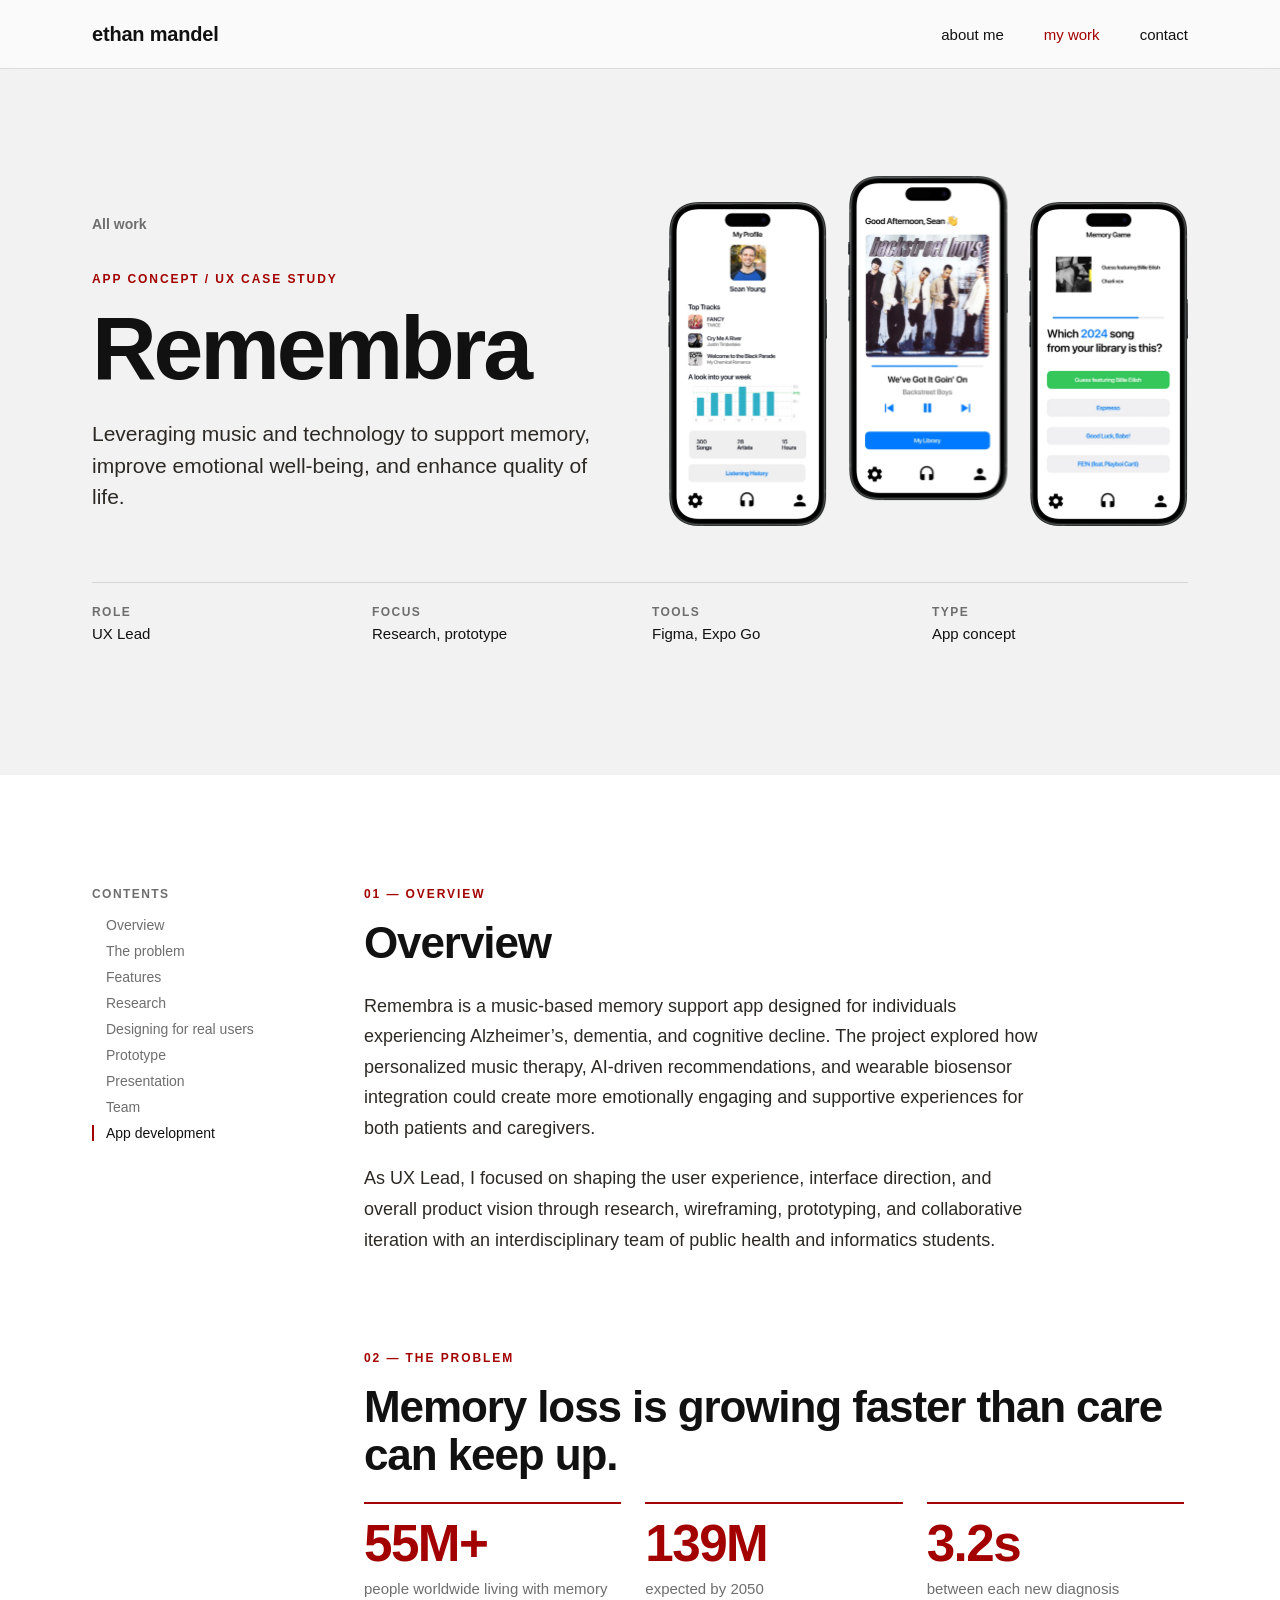
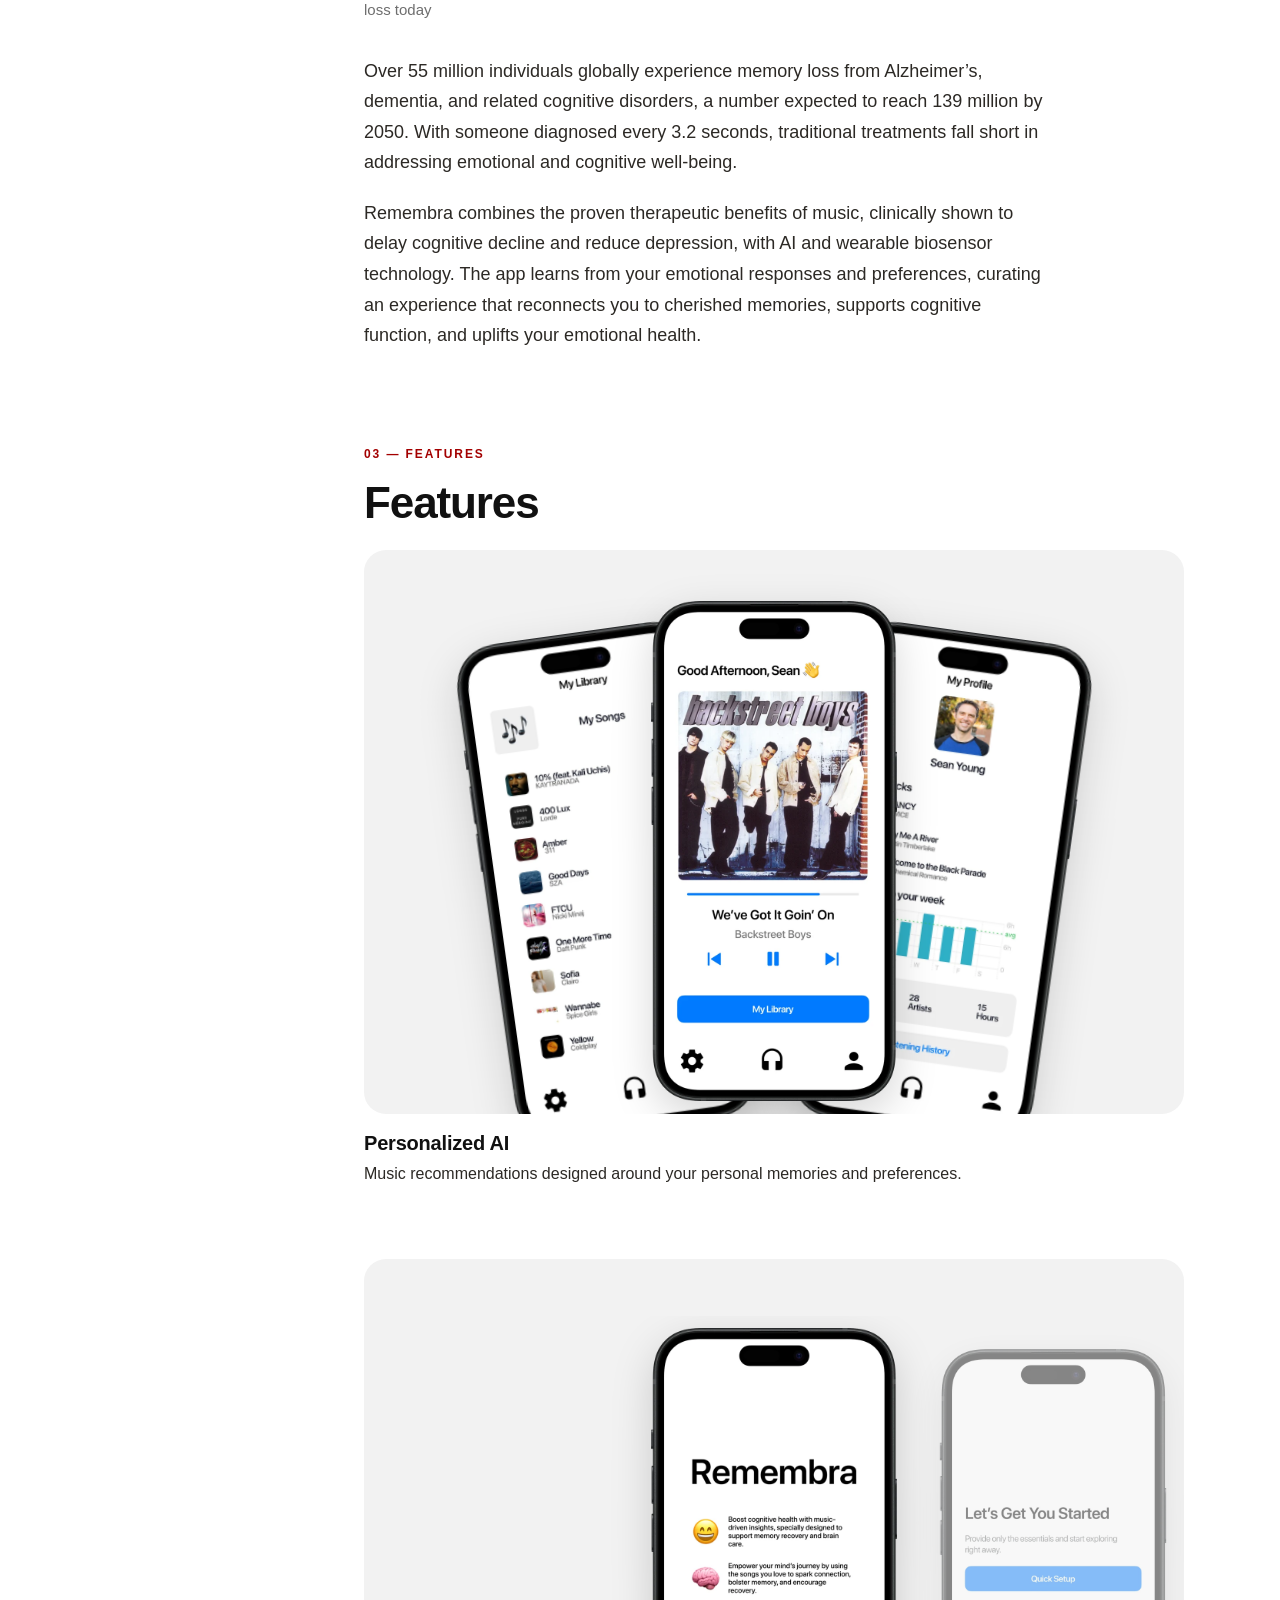
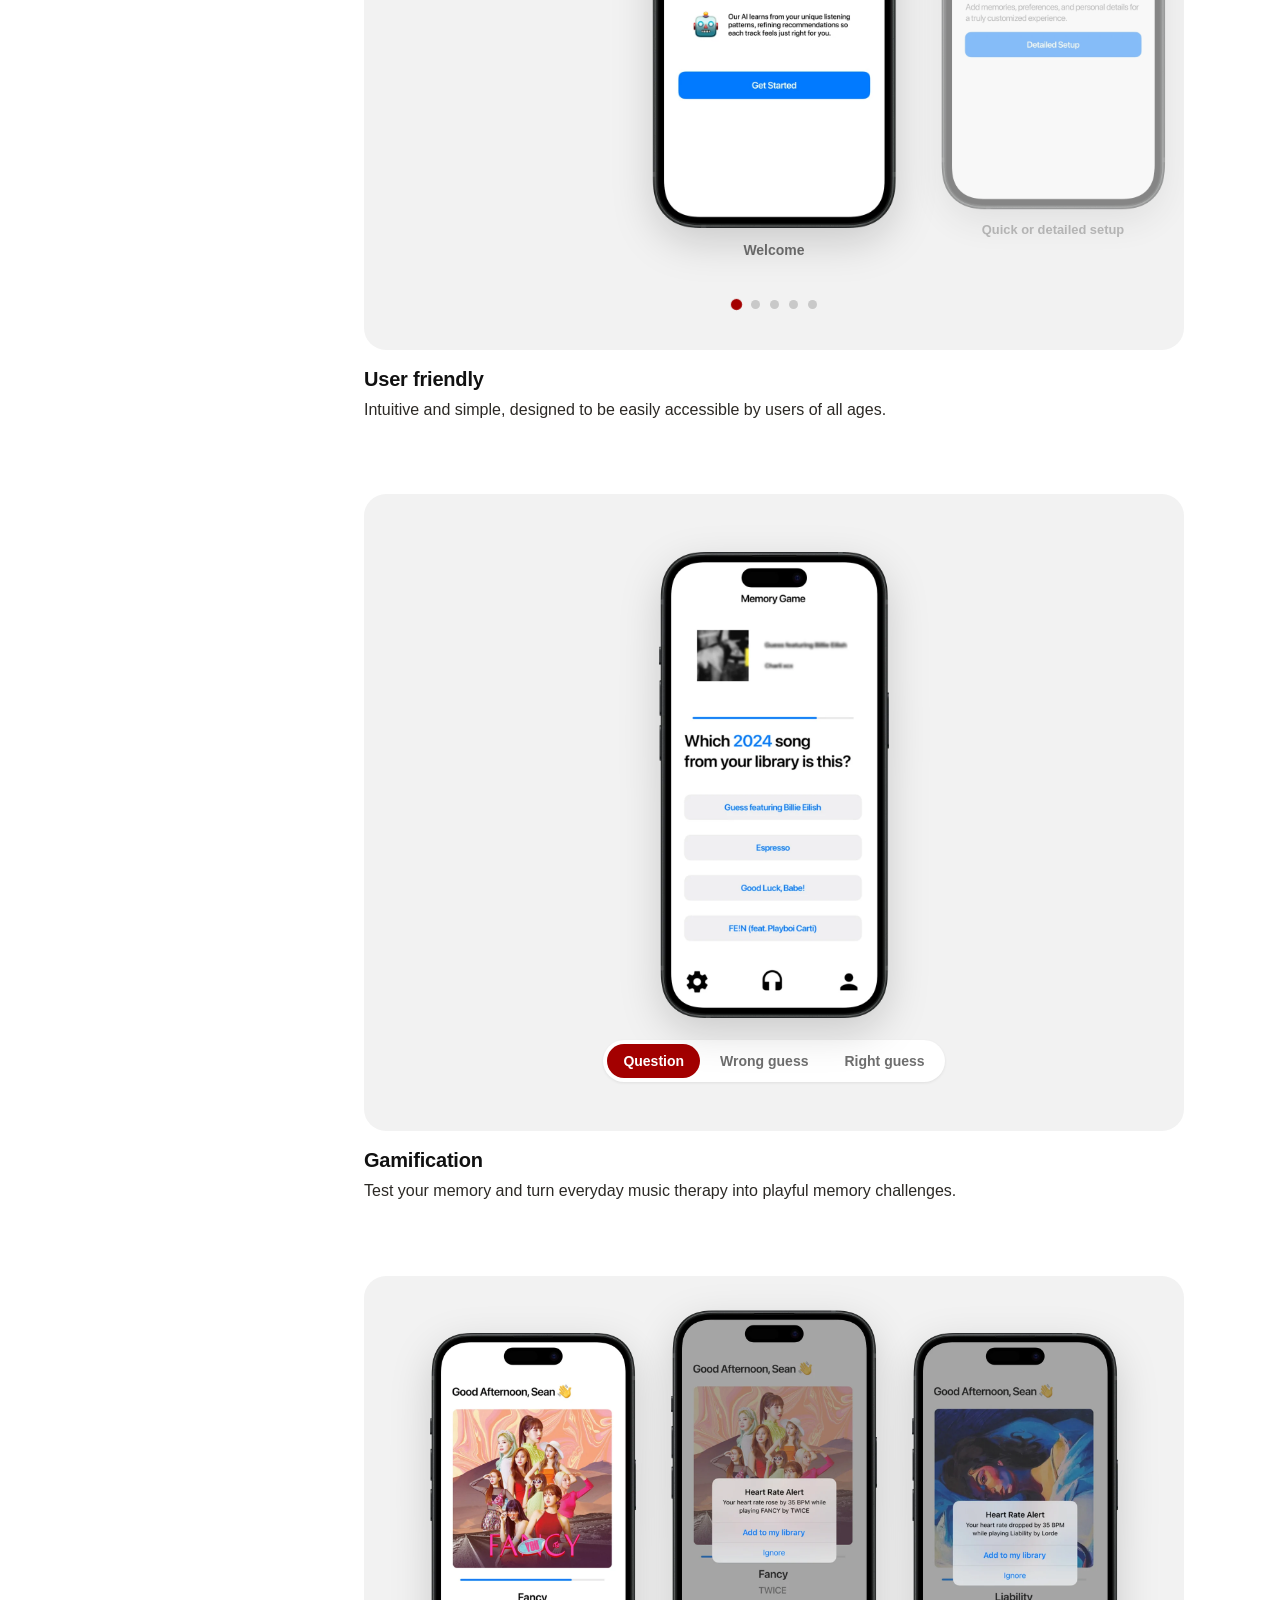
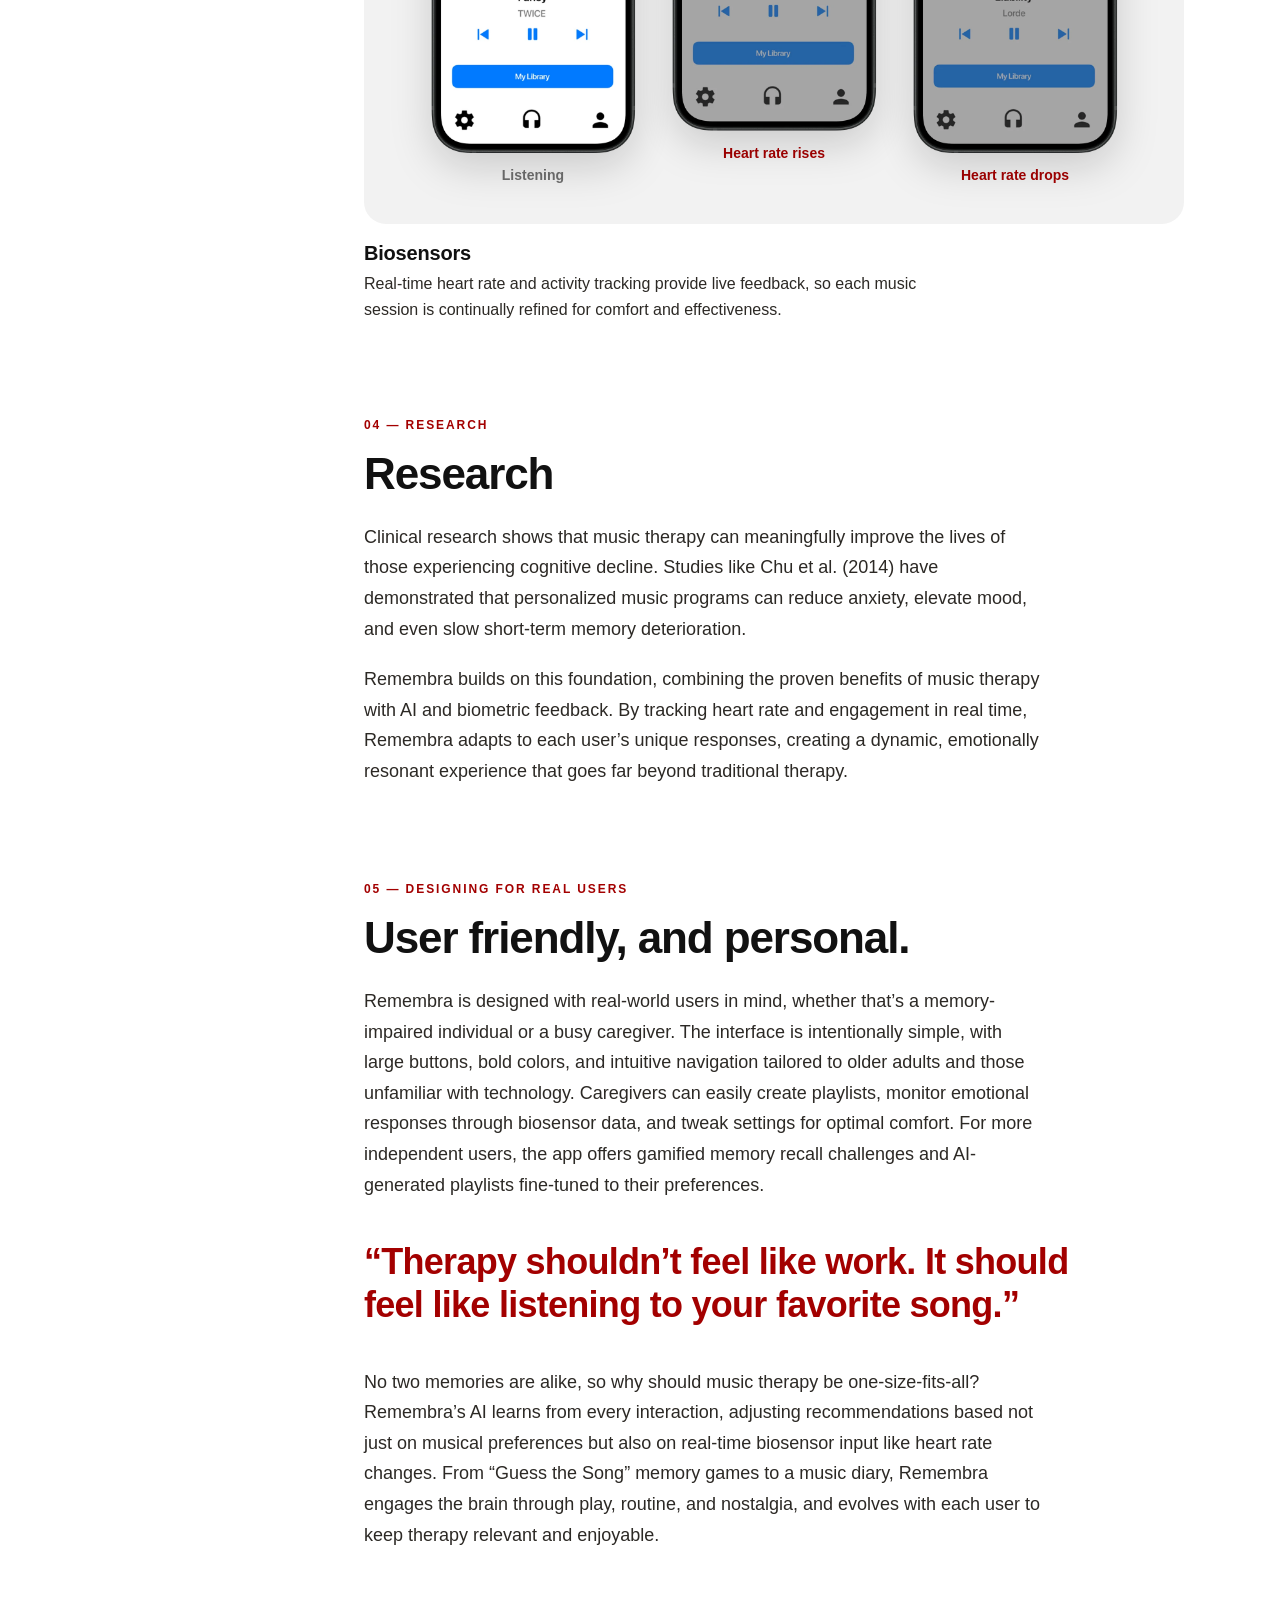
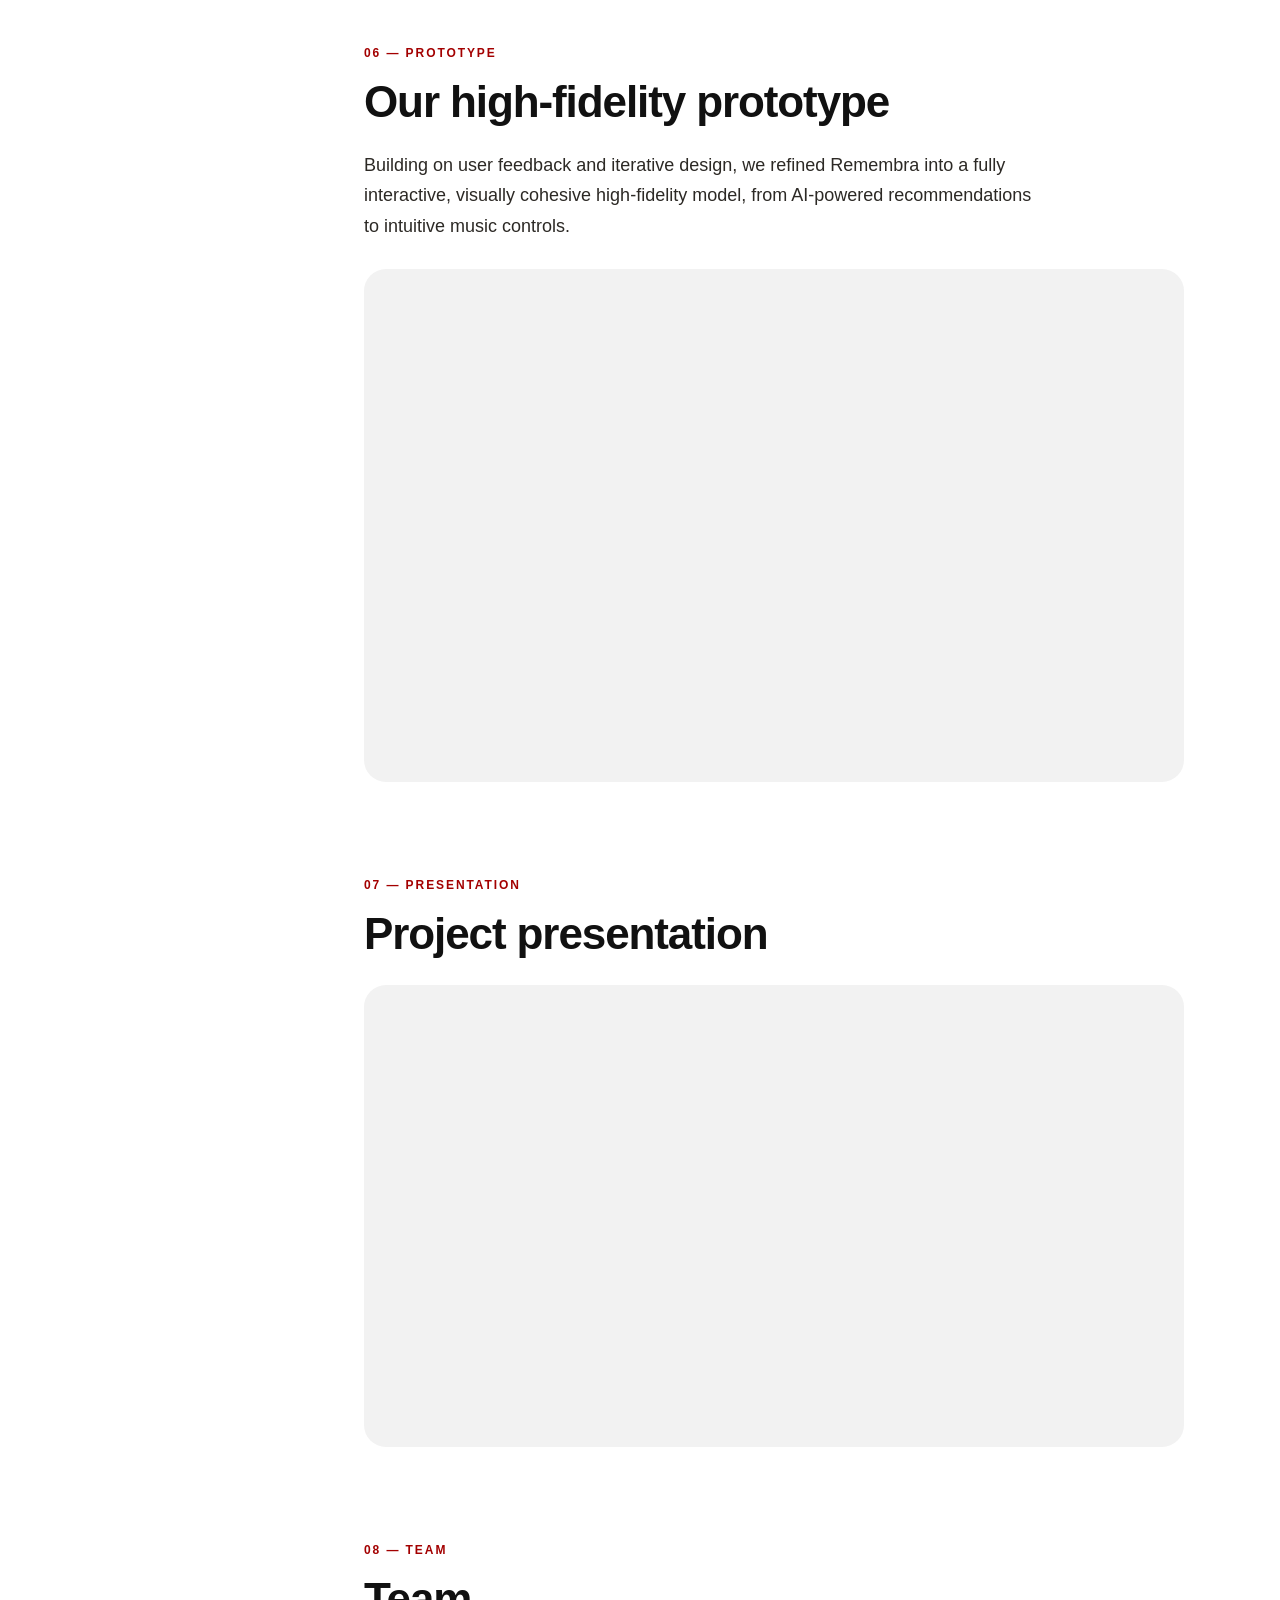
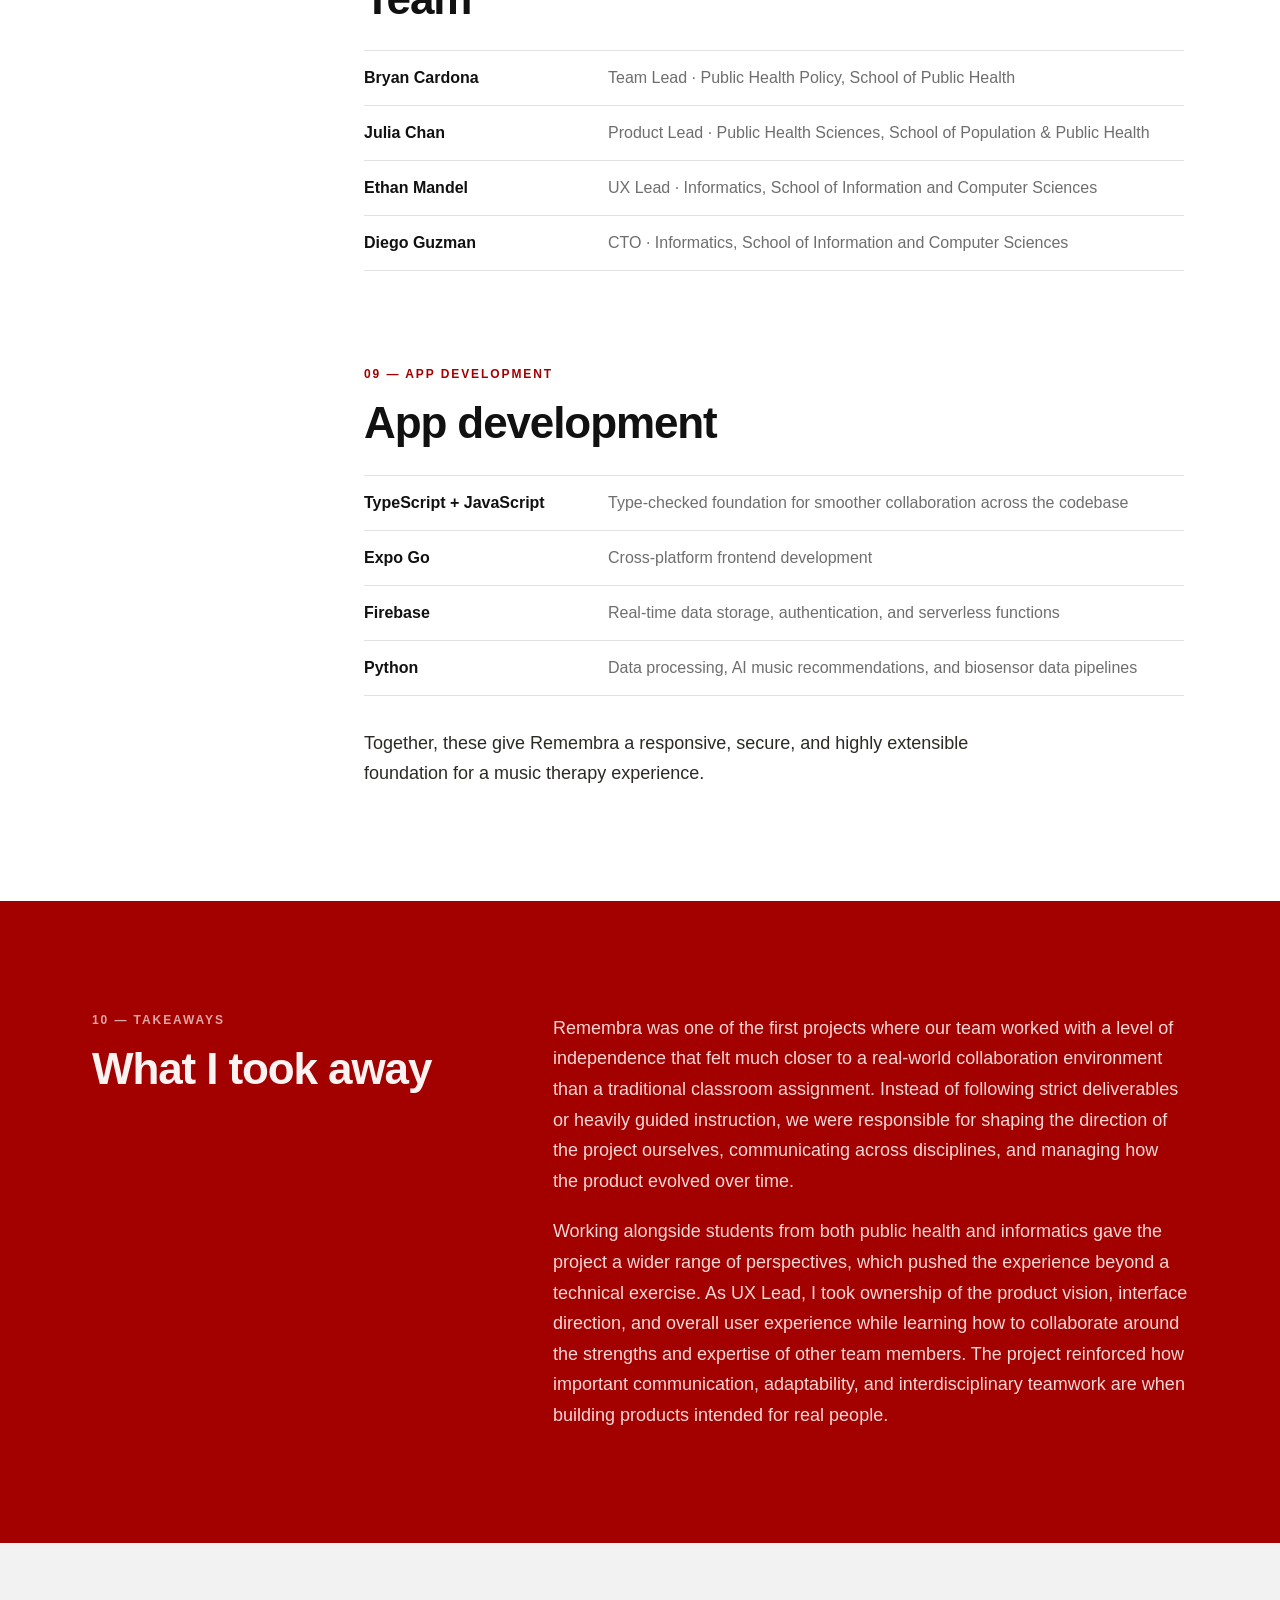
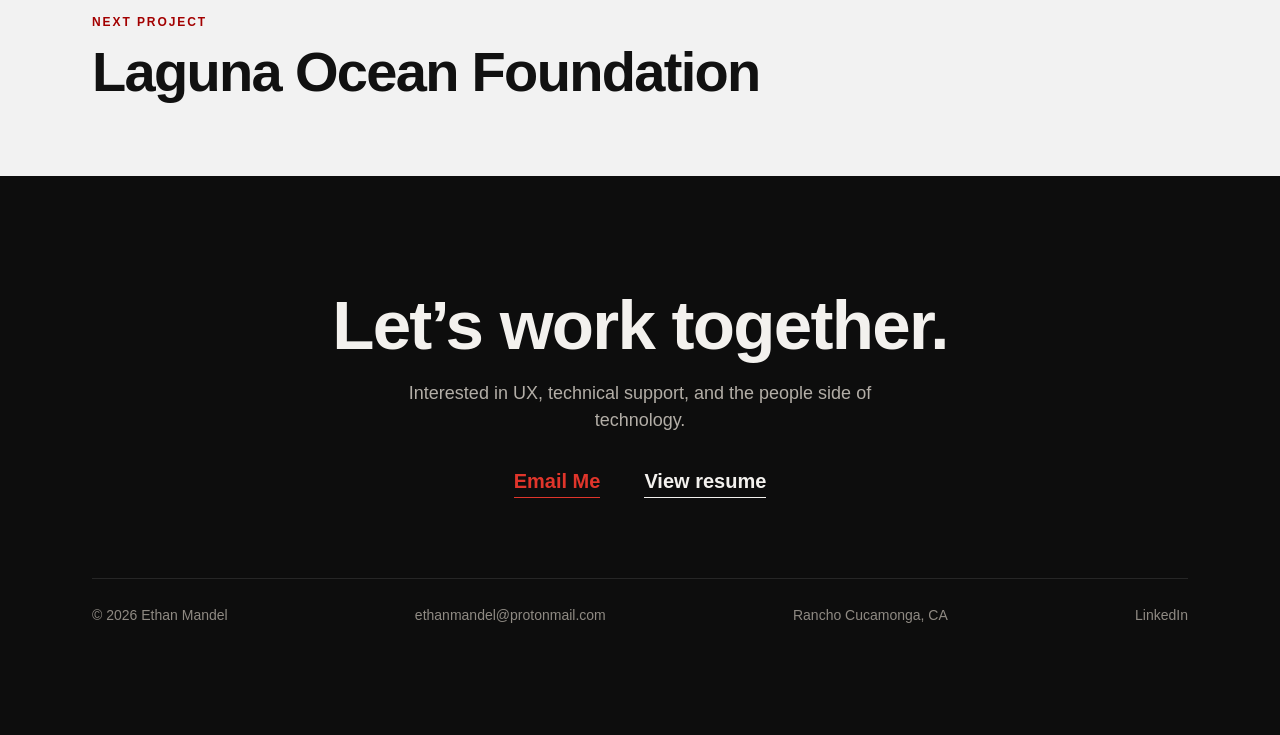
<file: remembra.html>
<!DOCTYPE html>
<html lang="en">
<head>
  <meta charset="UTF-8" />
  <meta name="viewport" content="width=device-width, initial-scale=1.0" />
  <title>Remembra Case Study | Ethan Mandel</title>
  <meta name="description" content="Remembra: a music-based memory support app for people living with Alzheimer’s and dementia, and the caregivers who support them. UX case study by Ethan Mandel." />
  <meta property="og:title" content="Remembra Case Study | Ethan Mandel" />
  <meta property="og:description" content="Memory care through familiar music." />
  <meta property="og:image" content="https://mandelethan.com/images/home/og.jpg" />
  <link rel="icon" href="favicon.svg" type="image/svg+xml" />
  <link rel="stylesheet" href="css/site.css?v=2" />
  <link rel="stylesheet" href="css/case-study.css?v=9" />
</head>
<body>

<nav class="nav" aria-label="Main">
  <div class="wrap">
    <a href="index.html" class="nav__logo">ethan mandel</a>
    <div class="nav__links">
      <a href="index.html#about">about me</a>
      <a href="index.html#work" aria-current="page">my work</a>
      <a href="#contact">contact</a>
    </div>
  </div>
</nav>

<!-- HERO -->
<header class="cs-hero">
  <div class="wrap">
    <div>
      <a href="index.html#work" class="back">All work</a>
      <p class="eyebrow">App concept / UX case study</p>
      <h1>Remembra</h1>
      <p class="cs-hero__lede">Leveraging music and technology to support memory, improve emotional well-being, and enhance quality of life.</p>
    </div>
    <div class="lineup lineup--mock" aria-hidden="true">
      <img src="images/remembra/mockups/my-profile.webp" alt="" width="640" height="1300" />
      <img src="images/remembra/mockups/now-playing.webp" alt="" width="640" height="1300" />
      <img src="images/remembra/mockups/memory-game-right.webp" alt="" width="640" height="1300" />
    </div>
    <dl class="facts">
      <div><dt>Role</dt><dd>UX Lead</dd></div>
      <div><dt>Focus</dt><dd>Research, prototype</dd></div>
      <div><dt>Tools</dt><dd>Figma, Expo Go</dd></div>
      <div><dt>Type</dt><dd>App concept</dd></div>
    </dl>
  </div>
</header>

<!-- CASE STUDY -->
<main class="cs-body section">
  <div class="wrap">
    <nav class="toc" aria-label="Case study contents">
      <p>Contents</p>
      <a href="#overview">Overview</a>
      <a href="#problem">The problem</a>
      <a href="#features">Features</a>
      <a href="#research">Research</a>
      <a href="#design">Designing for real users</a>
      <a href="#prototype">Prototype</a>
      <a href="#presentation">Presentation</a>
      <a href="#team">Team</a>
      <a href="#development">App development</a>
    </nav>

    <div class="cs-content">
      <section id="overview" class="cs-section">
        <p class="eyebrow">01 — Overview</p>
        <h2 class="h2">Overview</h2>
        <div class="prose">
          <p>Remembra is a music-based memory support app designed for individuals experiencing Alzheimer’s, dementia, and cognitive decline. The project explored how personalized music therapy, AI-driven recommendations, and wearable biosensor integration could create more emotionally engaging and supportive experiences for both patients and caregivers.</p>
          <p>As UX Lead, I focused on shaping the user experience, interface direction, and overall product vision through research, wireframing, prototyping, and collaborative iteration with an interdisciplinary team of public health and informatics students.</p>
        </div>
      </section>

      <section id="problem" class="cs-section">
        <p class="eyebrow">02 — The problem</p>
        <h2 class="h2">Memory loss is growing faster than care can keep up.</h2>
        <div class="stats">
          <div><b>55M+</b><span>people worldwide living with memory loss today</span></div>
          <div><b>139M</b><span>expected by 2050</span></div>
          <div><b>3.2s</b><span>between each new diagnosis</span></div>
        </div>
        <div class="prose">
          <p>Over 55 million individuals globally experience memory loss from Alzheimer’s, dementia, and related cognitive disorders, a number expected to reach 139 million by 2050. With someone diagnosed every 3.2 seconds, traditional treatments fall short in addressing emotional and cognitive well-being.</p>
          <p>Remembra combines the proven therapeutic benefits of music, clinically shown to delay cognitive decline and reduce depression, with AI and wearable biosensor technology. The app learns from your emotional responses and preferences, curating an experience that reconnects you to cherished memories, supports cognitive function, and uplifts your emotional health.</p>
        </div>
      </section>

      <section id="features" class="cs-section">
        <p class="eyebrow">03 — Features</p>
        <h2 class="h2">Features</h2>
        <div class="features features--stack">
          <figure class="feature">
            <div class="mock-fan">
              <img src="images/remembra/mockups/my-library.webp" alt="My Library screen listing saved songs" width="640" height="1300" loading="lazy" />
              <img src="images/remembra/mockups/now-playing.webp" alt="Now Playing screen with the Backstreet Boys album cover" width="640" height="1300" loading="lazy" />
              <img src="images/remembra/mockups/my-profile.webp" alt="My Profile screen with top tracks and a week of listening" width="640" height="1300" loading="lazy" />
            </div>
            <h3>Personalized AI</h3>
            <p>Music recommendations designed around your personal memories and preferences.</p>
          </figure>
          <figure class="feature">
            <div class="mock-swipe" data-swipe>
              <div class="mock-swipe__track" tabindex="0" aria-label="Onboarding screens, scroll sideways to see each step">
                <div class="mock-swipe__slide"><img src="images/remembra/mockups/welcome.webp" alt="Welcome screen explaining what Remembra does" width="640" height="1300" loading="lazy" /><span>Welcome</span></div>
                <div class="mock-swipe__slide"><img src="images/remembra/mockups/setup-selection.webp" alt="Choosing quick or detailed setup" width="640" height="1300" loading="lazy" /><span>Quick or detailed setup</span></div>
                <div class="mock-swipe__slide"><img src="images/remembra/mockups/fine-tune.webp" alt="Opting in to biosensor tracking and AI suggestions" width="640" height="1300" loading="lazy" /><span>Fine-tune the experience</span></div>
                <div class="mock-swipe__slide"><img src="images/remembra/mockups/household-influences.webp" alt="Adding music from the household you grew up in" width="640" height="1300" loading="lazy" /><span>Household influences</span></div>
                <div class="mock-swipe__slide"><img src="images/remembra/mockups/manage-triggers.webp" alt="Listing artists, albums and songs to avoid" width="640" height="1300" loading="lazy" /><span>Manage triggers</span></div>
              </div>
              <div class="mock-swipe__dots" role="group" aria-label="Go to onboarding step"></div>
            </div>
            <h3>User friendly</h3>
            <p>Intuitive and simple, designed to be easily accessible by users of all ages.</p>
          </figure>
          <figure class="feature">
            <div class="mock-states" data-states>
              <div class="mock-states__phone">
                <img src="images/remembra/mockups/memory-game.webp" alt="Memory game asking which 2024 song from your library is playing" width="640" height="1300" loading="lazy" data-state="0" />
                <img src="images/remembra/mockups/memory-game-wrong.webp" alt="Memory game with a wrong answer highlighted in red" width="640" height="1300" loading="lazy" data-state="1" />
                <img src="images/remembra/mockups/memory-game-right.webp" alt="Memory game with the right answer highlighted in green" width="640" height="1300" loading="lazy" data-state="2" />
              </div>
              <div class="mock-states__tabs" role="group" aria-label="Memory game states">
                <button type="button" data-to="0" aria-pressed="true">Question</button>
                <button type="button" data-to="1" aria-pressed="false">Wrong guess</button>
                <button type="button" data-to="2" aria-pressed="false">Right guess</button>
              </div>
            </div>
            <h3>Gamification</h3>
            <p>Test your memory and turn everyday music therapy into playful memory challenges.</p>
          </figure>
          <figure class="feature">
            <div class="mock-seq">
              <div><img src="images/remembra/mockups/now-playing-fancy.webp" alt="Listening to Fancy by TWICE" width="640" height="1300" loading="lazy" /><span>Listening</span></div>
              <div><img src="images/remembra/mockups/heart-rate-alert-up.webp" alt="Heart rate alert: heart rate rose by 35 BPM while playing Fancy" width="640" height="1300" loading="lazy" /><span>Heart rate rises</span></div>
              <div><img src="images/remembra/mockups/heart-rate-alert-down.webp" alt="Heart rate alert: heart rate dropped by 35 BPM while playing Liability" width="640" height="1300" loading="lazy" /><span>Heart rate drops</span></div>
            </div>
            <h3>Biosensors</h3>
            <p>Real-time heart rate and activity tracking provide live feedback, so each music session is continually refined for comfort and effectiveness.</p>
          </figure>
        </div>
      </section>

      <section id="research" class="cs-section">
        <p class="eyebrow">04 — Research</p>
        <h2 class="h2">Research</h2>
        <div class="prose">
          <p>Clinical research shows that music therapy can meaningfully improve the lives of those experiencing cognitive decline. Studies like Chu et al. (2014) have demonstrated that personalized music programs can reduce anxiety, elevate mood, and even slow short-term memory deterioration.</p>
          <p>Remembra builds on this foundation, combining the proven benefits of music therapy with AI and biometric feedback. By tracking heart rate and engagement in real time, Remembra adapts to each user’s unique responses, creating a dynamic, emotionally resonant experience that goes far beyond traditional therapy.</p>
        </div>
      </section>

      <section id="design" class="cs-section">
        <p class="eyebrow">05 — Designing for real users</p>
        <h2 class="h2">User friendly, and personal.</h2>
        <div class="prose">
          <p>Remembra is designed with real-world users in mind, whether that’s a memory-impaired individual or a busy caregiver. The interface is intentionally simple, with large buttons, bold colors, and intuitive navigation tailored to older adults and those unfamiliar with technology. Caregivers can easily create playlists, monitor emotional responses through biosensor data, and tweak settings for optimal comfort. For more independent users, the app offers gamified memory recall challenges and AI-generated playlists fine-tuned to their preferences.</p>
        </div>
        <p class="quote" style="margin: 40px 0;">“Therapy shouldn’t feel like work. It should feel like listening to your favorite song.”</p>
        <div class="prose">
          <p>No two memories are alike, so why should music therapy be one-size-fits-all? Remembra’s AI learns from every interaction, adjusting recommendations based not just on musical preferences but also on real-time biosensor input like heart rate changes. From “Guess the Song” memory games to a music diary, Remembra engages the brain through play, routine, and nostalgia, and evolves with each user to keep therapy relevant and enjoyable.</p>
        </div>
      </section>

      <section id="prototype" class="cs-section">
        <p class="eyebrow">06 — Prototype</p>
        <h2 class="h2">Our high-fidelity prototype</h2>
        <div class="prose" style="margin-bottom: 28px;">
          <p>Building on user feedback and iterative design, we refined Remembra into a fully interactive, visually cohesive high-fidelity model, from AI-powered recommendations to intuitive music controls.</p>
        </div>
        <div class="panel panel--proto">
          <iframe src="https://embed.figma.com/proto/syeJrnG2N4uixJ48zRxT2J/Remembra?content-scaling=fixed&kind=proto&node-id=3-2&page-id=0%3A1&scaling=scale-down&starting-point-node-id=3%3A2&embed-host=share" title="Remembra interactive Figma prototype" loading="lazy" allowfullscreen></iframe>
        </div>
      </section>

      <section id="presentation" class="cs-section">
        <p class="eyebrow">07 — Presentation</p>
        <h2 class="h2">Project presentation</h2>
        <div class="panel panel--video" style="margin-top: 28px;">
          <iframe src="https://www.youtube.com/embed/CVJLsJv5T9o?si=bOIQFGjPY04CIdSM" title="Remembra project presentation video" loading="lazy" allow="accelerometer; autoplay; clipboard-write; encrypted-media; gyroscope; picture-in-picture; web-share" referrerpolicy="strict-origin-when-cross-origin" allowfullscreen></iframe>
        </div>
      </section>

      <section id="team" class="cs-section">
        <p class="eyebrow">08 — Team</p>
        <h2 class="h2">Team</h2>
        <dl class="rows" style="margin-top: 28px;">
          <div><dt>Bryan Cardona</dt><dd>Team Lead · Public Health Policy, School of Public Health</dd></div>
          <div><dt>Julia Chan</dt><dd>Product Lead · Public Health Sciences, School of Population &amp; Public Health</dd></div>
          <div><dt>Ethan Mandel</dt><dd>UX Lead · Informatics, School of Information and Computer Sciences</dd></div>
          <div><dt>Diego Guzman</dt><dd>CTO · Informatics, School of Information and Computer Sciences</dd></div>
        </dl>
      </section>

      <section id="development" class="cs-section">
        <p class="eyebrow">09 — App development</p>
        <h2 class="h2">App development</h2>
        <dl class="rows" style="margin: 28px 0 32px;">
          <div><dt>TypeScript + JavaScript</dt><dd>Type-checked foundation for smoother collaboration across the codebase</dd></div>
          <div><dt>Expo Go</dt><dd>Cross-platform frontend development</dd></div>
          <div><dt>Firebase</dt><dd>Real-time data storage, authentication, and serverless functions</dd></div>
          <div><dt>Python</dt><dd>Data processing, AI music recommendations, and biosensor data pipelines</dd></div>
        </dl>
        <div class="prose">
          <p>Together, these give Remembra a responsive, secure, and highly extensible foundation for a music therapy experience.</p>
        </div>
      </section>
    </div>
  </div>
</main>

<!-- TAKEAWAYS -->
<section id="takeaways" class="takeaways section">
  <div class="wrap">
    <div>
      <p class="eyebrow">10 — Takeaways</p>
      <h2 class="h2">What I took away</h2>
    </div>
    <div class="prose">
      <p>Remembra was one of the first projects where our team worked with a level of independence that felt much closer to a real-world collaboration environment than a traditional classroom assignment. Instead of following strict deliverables or heavily guided instruction, we were responsible for shaping the direction of the project ourselves, communicating across disciplines, and managing how the product evolved over time.</p>
      <p>Working alongside students from both public health and informatics gave the project a wider range of perspectives, which pushed the experience beyond a technical exercise. As UX Lead, I took ownership of the product vision, interface direction, and overall user experience while learning how to collaborate around the strengths and expertise of other team members. The project reinforced how important communication, adaptability, and interdisciplinary teamwork are when building products intended for real people.</p>
    </div>
  </div>
</section>

<!-- NEXT PROJECT -->
<a class="next" href="laguna.html">
  <div class="wrap">
    <div>
      <p class="eyebrow">Next project</p>
      <h2>Laguna Ocean Foundation</h2>
    </div>
  </div>
</a>

<!-- CONTACT -->
<footer id="contact" class="contact section">
  <div class="wrap">
    <h2 class="h2">Let’s work together.</h2>
    <p class="contact__sub">Interested in UX, technical support, and the people side of technology.</p>
    <div class="contact__actions">
      <a href="mailto:ethanmandel@protonmail.com" class="btn btn--red">Email Me</a>
      <a href="resume.pdf" class="btn btn--line" target="_blank" rel="noopener">View resume</a>
    </div>
    <div class="contact__meta">
      <span>© 2026 Ethan Mandel</span>
      <a href="mailto:ethanmandel@protonmail.com">ethanmandel@protonmail.com</a>
      <span>Rancho Cucamonga, CA</span>
      <a href="https://www.linkedin.com/in/ethanwmandel/" target="_blank" rel="noopener">LinkedIn</a>
    </div>
  </div>
</footer>

<script src="js/case-study.js?v=3"></script>
<script src="js/nav.js"></script>
</body>
</html>
</file>
<file: css/site.css>
/* Shared by every page: tokens, base type, nav, buttons, contact footer.
   Page-specific styles stay inline in each page. */
:root {
  --paper: #fafafa;
  --panel: #efefef;
  --silver: #f2f2f2;
  --ink: #111;
  --body: #2c2925;
  --muted: #6e6e6e;
  --line: rgba(17,17,17,.12);
  --black: #0d0d0d;
  --red: #a30000;
  --wrap: 1160px;
  --nav-h: 68px;
}
* { box-sizing: border-box; margin: 0; padding: 0; }
html { scroll-behavior: smooth; }
body {
  font-family: "Helvetica Neue", Helvetica, Arial, sans-serif;
  color: var(--ink);
  background: var(--paper);
  -webkit-font-smoothing: antialiased;
}
a { color: inherit; text-decoration: none; }
img { display: block; max-width: 100%; height: auto; }
.wrap { max-width: var(--wrap); margin: 0 auto; padding: 0 32px; }
.section { padding: 112px 0; }
.eyebrow { font-size: 12px; font-weight: 700; letter-spacing: .16em; text-transform: uppercase; color: var(--red); margin-bottom: 18px; }
.h2 { font-size: clamp(32px, 3.6vw, 44px); font-weight: 700; letter-spacing: -.025em; line-height: 1.08; }

/* NAV */
.nav {
  position: sticky; top: 0; z-index: 50;
  background: rgba(250, 250, 250, .85);
  -webkit-backdrop-filter: blur(12px); backdrop-filter: blur(12px);
  border-bottom: 1px solid var(--line);
}
.nav .wrap { height: var(--nav-h); display: flex; align-items: center; justify-content: space-between; }
.nav__logo { font-size: 20px; font-weight: 700; letter-spacing: -.01em; }
.nav__links { display: flex; gap: 40px; font-size: 15px; }
.nav__links a { transition: color .2s; }
.nav__links a:hover, .nav__links a[aria-current] { color: var(--red); }

/* BUTTONS */
.btn {
  display: inline-flex; align-items: center; gap: 8px;
  border-radius: 999px; padding: 14px 26px;
  font-size: 15px; font-weight: 600;
  border: 1.5px solid transparent;
  transition: background .2s, color .2s, border-color .2s, transform .2s;
}
.btn:hover { transform: translateY(-1px); }
.btn--red { background: var(--red); color: #fff; }
.btn--red:hover { background: #870000; }
.btn--black { background: var(--ink); color: #fff; }
.btn--black:hover { background: #333; }
.btn--line { border-color: currentColor; }
.btn--line:hover { background: var(--ink); color: var(--paper); border-color: var(--ink); }

/* CONTACT: the black section that closes every page */
.contact { background: var(--black); color: #f3f1ee; }
.contact .wrap { text-align: center; }
.contact .eyebrow { color: #e0352b; }
.contact .h2 { font-size: clamp(40px, 5.4vw, 72px); margin-bottom: 18px; }
.contact__sub { font-size: 18px; color: #b3aea7; max-width: 480px; margin: 0 auto 36px; line-height: 1.5; }
.contact__actions { display: flex; flex-wrap: wrap; justify-content: center; gap: 12px; }
/* footer actions are underlined text links, matching the homepage hero */
.contact .contact__actions { gap: 18px 44px; }
.contact .contact__actions .btn {
  background: none; border: 0; border-radius: 0;
  border-bottom: 1.5px solid currentColor; padding: 0 0 4px;
  font-size: 20px; gap: 10px; color: #f3f1ee;
  transition: gap .2s, color .2s;
}
.contact .contact__actions .btn--red { color: #e0352b; }
.contact .contact__actions .btn:hover { transform: none; background: none; gap: 14px; }
.contact__meta {
  margin-top: 80px; padding-top: 28px; border-top: 1px solid rgba(255,255,255,.1);
  display: flex; flex-wrap: wrap; justify-content: space-between; gap: 12px 32px;
  font-size: 14px; color: #8f8a83;
}
.contact__meta a:hover { color: #fff; }

@media (max-width: 900px) {
  .wrap { padding: 0 20px; }
  .section { padding: 72px 0; }
  .nav__logo { font-size: 17px; }
  .nav__links { gap: 18px; font-size: 14px; }
  .contact__meta { margin-top: 56px; flex-direction: column; text-align: center; align-items: center; }
}
@media (prefers-reduced-motion: reduce) {
  html { scroll-behavior: auto; }
  .btn { transition: none; }
}
</file>
<file: css/case-study.css>
/* Shared layout for the case study pages (remembra, laguna, doorway). */
/* HERO: the silver of the project card, as if you stepped into it */
.cs-hero { background: var(--silver); overflow: hidden; }
.cs-hero .wrap {
  display: grid; grid-template-columns: 1fr 520px; gap: 56px 64px; align-items: center; align-content: center;
  min-height: calc(86vh - var(--nav-h));
  padding-top: 56px; padding-bottom: 56px;
}
.back { display: inline-flex; gap: 8px; font-size: 14px; font-weight: 600; color: var(--muted); margin-bottom: 40px; transition: color .2s; }
.back:hover { color: var(--red); }
.cs-hero h1 { font-size: clamp(48px, 7vw, 92px); font-weight: 700; letter-spacing: -.035em; line-height: 1; margin-bottom: 24px; }
.cs-hero__lede { font-size: 21px; line-height: 1.5; color: var(--body); max-width: 520px; }
.cs-hero__actions { display: flex; flex-wrap: wrap; gap: 12px; margin-top: 32px; }
/* facts run as one full-width row along the bottom of the hero */
.facts {
  grid-column: 1 / -1;
  display: grid; grid-template-columns: repeat(4, 1fr); gap: 24px;
  border-top: 1px solid var(--line); padding-top: 22px;
}
.facts dt { font-size: 12px; font-weight: 700; letter-spacing: .12em; text-transform: uppercase; color: var(--muted); margin-bottom: 6px; }
.facts dd { font-size: 15px; }

/* Lineup: three screens in a row, the middle one raised */
.lineup { display: grid; grid-template-columns: repeat(3, 1fr); gap: 4%; align-items: center; }
.lineup img { width: 100%; border-radius: 14px; animation: rise .6s cubic-bezier(.3,1.12,.6,1) both; }
.lineup img:nth-child(2) { transform: translateY(-8%); animation-name: rise-mid; animation-delay: .06s; }
.lineup img:nth-child(3) { animation-delay: .12s; }
@keyframes rise { from { opacity: 0; transform: translateY(12%); } }
@keyframes rise-mid { from { opacity: 0; transform: translateY(4%); } to { transform: translateY(-8%); } }

/* BODY: sticky contents + reading column */
.cs-body { background: #fff; }
.cs-body .wrap { display: grid; grid-template-columns: 200px minmax(0, 1fr); gap: 72px; }
.toc { position: sticky; top: calc(var(--nav-h) + 40px); align-self: start; display: grid; gap: 10px; font-size: 14px; }
.toc p { font-size: 12px; font-weight: 700; letter-spacing: .12em; text-transform: uppercase; color: var(--muted); margin-bottom: 6px; }
.toc a { color: var(--muted); padding-left: 12px; border-left: 2px solid transparent; transition: color .2s, border-color .2s; }
.toc a:hover { color: var(--ink); }
.toc a[aria-current] { color: var(--ink); border-color: var(--red); }
.cs-content { max-width: 820px; display: grid; grid-template-columns: minmax(0, 1fr); gap: 96px; }
.cs-section { scroll-margin-top: calc(var(--nav-h) + 32px); }
.cs-section .h2 { margin-bottom: 24px; }
.prose { display: grid; gap: 20px; font-size: 18px; line-height: 1.7; color: var(--body); max-width: 680px; }

.stats { display: grid; grid-template-columns: repeat(3, 1fr); gap: 24px; margin: 8px 0 36px; }
.stats div { border-top: 2px solid var(--red); padding-top: 14px; }
.stats b { display: block; font-size: clamp(36px, 4vw, 52px); font-weight: 700; letter-spacing: -.03em; color: var(--red); line-height: 1; margin-bottom: 8px; }
.stats span { font-size: 15px; color: var(--muted); line-height: 1.4; }

.features { display: grid; grid-template-columns: 1fr 1fr; gap: 48px 32px; }
.panel { background: var(--silver); border-radius: 22px; }
.feature .media { margin-bottom: 18px; }
.feature h3 { font-size: 20px; font-weight: 700; letter-spacing: -.01em; margin-bottom: 6px; }
.feature p { font-size: 16px; line-height: 1.6; color: var(--body); }

.quote { font-size: clamp(26px, 3vw, 36px); font-weight: 700; letter-spacing: -.02em; line-height: 1.2; color: var(--red); max-width: 720px; }

.panel { overflow: hidden; }
.panel iframe { display: block; width: 100%; border: 0; }
.panel--proto iframe { aspect-ratio: 16 / 10; }
.panel--video iframe { aspect-ratio: 16 / 9; }

.rows { border-top: 1px solid var(--line); }
.rows div { display: grid; grid-template-columns: 220px 1fr; gap: 24px; padding: 18px 0; border-bottom: 1px solid var(--line); font-size: 16px; }
.rows dt { font-weight: 700; }
.rows dd { color: var(--muted); }

/* Building blocks used by the longer case studies */
.flow { display: grid; grid-template-columns: minmax(0, 1fr); gap: 28px; }
.h3 { font-size: 20px; font-weight: 700; letter-spacing: -.01em; margin-top: 12px; }
.media { background: var(--silver); border-radius: 22px; padding: 6%; display: grid; place-items: center; }
/* most screenshots sit on white; multiply lets the silver show through */
.media img { width: 100%; mix-blend-mode: multiply; }
.media--bleed { padding: 0; overflow: hidden; }
.media--bleed img { mix-blend-mode: normal; }
.caption { font-size: 14px; line-height: 1.5; color: var(--muted); margin-top: 12px; }
.gallery { display: grid; gap: 20px; }
.gallery--2 { grid-template-columns: repeat(2, 1fr); }
.gallery--3 { grid-template-columns: repeat(3, 1fr); }
.gallery h3 { font-size: 17px; font-weight: 700; margin: 16px 0 6px; }
.gallery p { font-size: 15px; line-height: 1.6; color: var(--body); }
.ticks { list-style: none; display: grid; gap: 10px; font-size: 17px; line-height: 1.55; color: var(--body); }
.ticks li { position: relative; padding-left: 24px; }
.ticks li::before { content: ""; position: absolute; left: 0; top: .72em; width: 12px; height: 2px; background: var(--red); }
.paths { display: grid; grid-template-columns: repeat(2, 1fr); gap: 32px; }
.paths > div { border-top: 2px solid var(--red); padding-top: 16px; }
.paths h3 { font-size: 22px; font-weight: 700; letter-spacing: -.015em; margin-bottom: 4px; }
.paths > div > p { font-size: 15px; color: var(--muted); margin-bottom: 14px; }
.quotes { display: grid; grid-template-columns: repeat(2, 1fr); gap: 16px; }
.quotes blockquote { background: var(--silver); border-radius: 22px; padding: 26px 28px; font-size: 17px; line-height: 1.55; color: var(--ink); }
.quotes blockquote:first-child { grid-column: 1 / -1; font-size: 21px; font-weight: 600; letter-spacing: -.01em; }

/* Momento: hero prints, numbered steps, and screenshot placeholders */
/* Hero: Mac operator app with the iPad guest app overlapping in front */
.hero-devices { position: relative; aspect-ratio: 1.3 / 1; }
.hero-devices img { position: absolute; animation: rise .6s cubic-bezier(.3,1.12,.6,1) both; }
.hero-devices .duo__mac { left: 0; top: 6%; width: 90%; }
.hero-devices .duo__ipad { right: 0; bottom: 2%; width: 50%; animation-delay: .1s; }
.steps { display: grid; grid-template-columns: repeat(4, 1fr); gap: 24px; }
.steps div { border-top: 2px solid var(--red); padding-top: 14px; }
.steps b { display: block; font-size: 13px; letter-spacing: .14em; color: var(--red); margin-bottom: 10px; }
.steps h3 { font-size: 19px; font-weight: 700; margin-bottom: 6px; }
.steps p { font-size: 15px; line-height: 1.55; color: var(--body); }

/* Momento: a wall of 4×6 prints, the logo panel, and inline red links */
.print-wall {
  display: grid; grid-template-columns: repeat(3, 1fr); gap: 4%;
  background: var(--silver); border-radius: 22px; padding: 6%;
}
.print-wall img { width: 100%; background: #fff; padding: 5%; box-shadow: 0 1px 3px rgba(0,0,0,.08); }
.print-wall img:nth-child(odd) { transform: rotate(-1.5deg); }
.print-wall img:nth-child(even) { transform: rotate(1.5deg); }
.logo-panel { background: var(--black); border-radius: 22px; padding: 9% 12%; display: grid; place-items: center; }
.logo-panel img { width: 100%; max-width: 420px; }
.text-link { color: var(--red); font-weight: 600; border-bottom: 1.5px solid currentColor; padding-bottom: 1px; }

/* iPad frame drawn in CSS, so plain screenshots can be swapped in any time.
   Even dark bezel, rounded corners, a faint edge highlight, sat on a silver panel. */
.device-stage { background: var(--silver); border-radius: 22px; padding: 7% 8%; display: grid; place-items: center; }
.ipad {
  width: 100%; padding: 3.2%;
  background: #1a1a1a; border-radius: 6.5% / 9.3%;
  box-shadow: inset 0 0 0 1.5px #3a3a3a, 0 1px 3px rgba(0,0,0,.12);
}
.ipad img { width: 100%; border-radius: 3.6% / 5.1%; }
.device-shot { width: 100%; }
.device-row { width: 100%; display: grid; grid-template-columns: repeat(2, 1fr); gap: 6%; }

/* Remembra: iPhone mockups (mockuphone frames with transparent backgrounds) */
.lineup--mock img { border-radius: 0; }
.features--stack { grid-template-columns: minmax(0, 1fr); gap: 72px; }
.features--stack .feature p { max-width: 600px; }
.mock-fan, .mock-swipe, .mock-states, .mock-seq { background: var(--silver); border-radius: 22px; margin-bottom: 18px; }
.mock-fan img, .mock-swipe img, .mock-states img, .mock-seq img { filter: drop-shadow(0 14px 20px rgba(0,0,0,.16)); }

/* Fan: the player in front, library and profile tilted behind it */
.mock-fan { position: relative; aspect-ratio: 16 / 11; overflow: hidden; }
.mock-fan img { position: absolute; top: 9%; width: 30%; transition: transform .5s cubic-bezier(.3,1.12,.6,1); }
.mock-fan img:nth-child(1) { left: 14%; transform: rotate(-8deg) translateY(6%); }
.mock-fan img:nth-child(2) { left: 35%; z-index: 1; }
.mock-fan img:nth-child(3) { right: 14%; transform: rotate(8deg) translateY(6%); }
.mock-fan:hover img:nth-child(1) { transform: rotate(-11deg) translate(-8%, 6%); }
.mock-fan:hover img:nth-child(3) { transform: rotate(11deg) translate(8%, 6%); }

/* Swipe: the onboarding steps in a row you scroll through, the next one peeking in */
.mock-swipe { padding: 7% 0 5%; }
.mock-swipe__track { position: relative; display: flex; gap: 4%; overflow-x: auto; scroll-snap-type: x mandatory; padding: 12px 0 24px; scrollbar-width: none; overscroll-behavior-x: contain; }
/* empty space at both ends so the first and last phones can sit in the middle */
.mock-swipe__track::before, .mock-swipe__track::after { content: ""; flex: 0 0 31%; }
.mock-swipe__track::-webkit-scrollbar { display: none; }
.mock-swipe__track:focus-visible { outline: 2px solid var(--red); outline-offset: -2px; }
.mock-swipe__slide { flex: 0 0 30%; cursor: pointer; scroll-snap-align: center; text-align: center; opacity: .45; transform: scale(.92); transition: opacity .35s, transform .35s; }
.mock-swipe__slide.is-active { opacity: 1; transform: none; }
.mock-swipe__slide img { width: 100%; }
.mock-swipe__slide span { display: block; margin-top: 14px; font-size: 14px; font-weight: 600; color: var(--muted); }
.mock-swipe__dots { display: flex; justify-content: center; gap: 10px; margin-top: 18px; }
.mock-swipe__dots button { width: 9px; height: 9px; padding: 0; border: 0; border-radius: 50%; background: #c9c9c9; cursor: pointer; transition: background .2s, transform .2s; }
.mock-swipe__dots button[aria-current="true"] { background: var(--red); transform: scale(1.25); }

/* States: one phone, three moments of the memory game */
.mock-states { padding: 7% 0 6%; display: grid; justify-items: center; gap: 22px; }
.mock-states__phone { display: grid; width: 28%; }
.mock-states__phone img { grid-area: 1 / 1; width: 100%; opacity: 0; transition: opacity .45s ease; }
.mock-states__phone img.is-on { opacity: 1; }
.mock-states__tabs { display: inline-flex; gap: 4px; padding: 4px; background: #fff; border-radius: 999px; box-shadow: 0 1px 3px rgba(0,0,0,.08); }
.mock-states__tabs button { font-family: inherit; font-size: 14px; font-weight: 600; line-height: 1; border: 0; background: none; color: var(--muted); padding: 10px 16px; border-radius: 999px; cursor: pointer; transition: background .2s, color .2s; }
.mock-states__tabs button[aria-pressed="true"] { background: var(--red); color: #fff; }

/* Sequence: listening, then the alert when heart rate rises or drops */
.mock-seq { display: grid; grid-template-columns: repeat(3, 1fr); gap: 5%; padding: 7% 8% 5%; }
.mock-seq > div { text-align: center; }
.mock-seq > div:nth-child(2) { transform: translateY(-5%); }
.mock-seq img { width: 100%; }
.mock-seq span { display: block; margin-top: 14px; font-size: 14px; font-weight: 600; color: var(--muted); }
.mock-seq > div:nth-child(n+2) span { color: var(--red); }

/* Laguna: MacBook and iPhone mockups */
/* Duo: the MacBook with the phone standing in front of its right corner */
.lag-duo { position: relative; aspect-ratio: 1.42 / 1; }
.lag-duo img { position: absolute; }
.lag-duo__mac { left: 0; top: 4%; width: 86%; }
.lag-duo__phone { right: 0; bottom: 0; width: 25%; filter: drop-shadow(0 14px 20px rgba(0,0,0,.18)); }
.lag-duo--hero img { animation: rise .6s cubic-bezier(.3,1.12,.6,1) both; }
.lag-duo--hero .lag-duo__phone { animation-delay: .1s; }
.lag-duo--panel { background: var(--silver); border-radius: 22px; aspect-ratio: auto; padding: 6% 5% 5%; }
.lag-duo--panel .lag-duo__mac { position: static; width: 82%; }
.lag-duo--panel .lag-duo__phone { right: 6%; bottom: 6%; width: 21%; }

/* Swipe through laptops: wider slides than the phone version */
.mock-swipe--mac .mock-swipe__track { gap: 3%; }
.mock-swipe--mac .mock-swipe__track::before, .mock-swipe--mac .mock-swipe__track::after { flex-basis: 12%; }
.mock-swipe--mac .mock-swipe__slide { flex-basis: 74%; }
.mock-swipe--mac img { filter: none; }

/* Four phones in a row */
.mock-seq--4 { grid-template-columns: repeat(4, 1fr); gap: 4%; padding: 7% 6% 5%; }
.mock-seq--4 > div:nth-child(2) { transform: none; }
.mock-seq--4 > div:nth-child(even) span { color: var(--red); }
.mock-seq--4 > div:nth-child(3) span { color: var(--muted); }

/* Before / after: one MacBook, switch the page and the version */
.compare { background: var(--silver); border-radius: 22px; padding: 6% 6% 5%; display: grid; gap: 24px; justify-items: center; }
.compare__screen { display: grid; width: 100%; }
.compare__screen img { grid-area: 1 / 1; width: 100%; opacity: 0; transition: opacity .35s ease; }
.compare__screen img.is-on { opacity: 1; }
.compare__controls { display: grid; gap: 12px; justify-items: center; }
.compare__when, .compare__pages { display: inline-flex; flex-wrap: wrap; justify-content: center; gap: 4px; padding: 4px; background: #fff; border-radius: 999px; box-shadow: 0 1px 3px rgba(0,0,0,.08); }
.compare__when button, .compare__pages button { font-family: inherit; font-size: 14px; font-weight: 600; line-height: 1; border: 0; background: none; color: var(--muted); padding: 10px 16px; border-radius: 999px; cursor: pointer; transition: background .2s, color .2s; }
.compare__when button[aria-pressed="true"] { background: var(--red); color: #fff; }
.compare__pages button[aria-pressed="true"] { background: var(--ink); color: #fff; }
.compare + .caption { margin-top: -8px; }
.lag-open figure { margin: 0; }
.lag-open img { width: 100%; }

/* Keep every column to the screen width. Safari sizes a plain 1fr column to its widest
   content, so the scrollable phone rows were pushing the whole page wider than the phone. */
.cs-body .wrap > *, .cs-content, .cs-content > *, .cs-section > *, .flow > *, .features > *, .gallery > *, figure { min-width: 0; }
.mock-swipe, .mock-fan, .mock-states, .mock-seq, .compare, .lag-duo { max-width: 100%; overflow: hidden; }
.mock-swipe__track { width: 100%; }

/* TAKEAWAYS: red, like the About section on the homepage */
.takeaways { background: var(--red); color: #fbf3f1; }
.takeaways .eyebrow { color: rgba(255,255,255,.65); }
.takeaways .wrap { display: grid; grid-template-columns: 1fr 1.6fr; gap: 64px; }
.takeaways .prose { color: rgba(255,245,243,.88); }

/* NEXT PROJECT */
.next { display: block; background: var(--silver); transition: background .3s; }
.next .wrap { display: flex; align-items: center; justify-content: space-between; gap: 32px; padding-top: 72px; padding-bottom: 72px; }
.next .eyebrow { margin-bottom: 10px; }
.next h2 { font-size: clamp(32px, 4.4vw, 56px); font-weight: 700; letter-spacing: -.03em; }
.next:hover { background: #e9e9e9; }

@media (max-width: 900px) {
  /* phones: text, then the three screens fully in view, then the facts */
  .cs-hero .wrap { grid-template-columns: 1fr; gap: 0; min-height: 0; padding-top: 28px; padding-bottom: 40px; }
  .back { margin-bottom: 24px; }
  .cs-hero h1 { font-size: 44px; margin-bottom: 16px; }
  .cs-hero__lede { font-size: 17px; }
  .cs-hero__actions { margin-top: 22px; }
  .lineup { width: 100%; max-width: 320px; margin: 36px auto 0; padding-top: 12px; gap: 5%; }
  .lineup img { border-radius: 8px; }
  .facts { grid-template-columns: 1fr 1fr; gap: 16px 20px; margin-top: 36px; padding-top: 18px; }
  .facts dt { font-size: 11px; margin-bottom: 4px; }
  .facts dd { font-size: 14px; }
  .cs-body .wrap { grid-template-columns: minmax(0, 1fr); }
  .toc { display: none; }
  .cs-content { gap: 72px; }
  .prose { font-size: 17px; }
  .stats, .features, .gallery--2, .gallery--3, .paths, .quotes { grid-template-columns: minmax(0, 1fr); }
  .mock-swipe__track::before, .mock-swipe__track::after { flex-basis: 21%; }
  .mock-swipe__slide { flex-basis: 50%; }
  .mock-states__phone { width: 52%; }
  .mock-states__tabs button { padding: 9px 12px; font-size: 13px; }
  .mock-fan { aspect-ratio: 1 / 1; }
  .mock-fan img { width: 40%; top: 12%; }
  .mock-fan img:nth-child(1) { left: 4%; }
  .mock-fan img:nth-child(2) { left: 30%; }
  .mock-fan img:nth-child(3) { right: 4%; }
  .mock-seq { padding: 8% 5% 6%; gap: 4%; }
  .mock-seq span { font-size: 12px; }
  .mock-seq--4 { grid-template-columns: repeat(2, 1fr); row-gap: 20px; }
  .mock-swipe--mac .mock-swipe__track::before, .mock-swipe--mac .mock-swipe__track::after { flex-basis: 6%; }
  .mock-swipe--mac .mock-swipe__slide { flex-basis: 88%; }
  .compare { padding: 6% 4% 5%; gap: 18px; }
  .compare__pages { border-radius: 18px; }
  .compare__when button, .compare__pages button { padding: 9px 12px; font-size: 13px; }
  .lag-duo--hero { width: 100%; max-width: 480px; margin: 36px auto 0; }
  .steps { grid-template-columns: 1fr 1fr; gap: 28px 20px; }
  .print-wall { gap: 5%; padding: 7%; }
  .device-row { grid-template-columns: 1fr; gap: 20px; }
  .hero-devices { width: 100%; max-width: 420px; margin: 36px auto 0; }
  .quotes blockquote:first-child { font-size: 18px; }
  .rows div { grid-template-columns: 1fr; gap: 4px; }
  .takeaways .wrap { grid-template-columns: 1fr; gap: 24px; }
  .next .wrap { padding-top: 48px; padding-bottom: 48px; }
}
@media (prefers-reduced-motion: reduce) {
  .mock-fan img, .mock-swipe__slide, .mock-states__phone img, .compare__screen img { transition: none; }
  .lag-duo--hero img { animation: none; }
  .lineup img, .hero-devices img { animation: none; }
}
</file>
